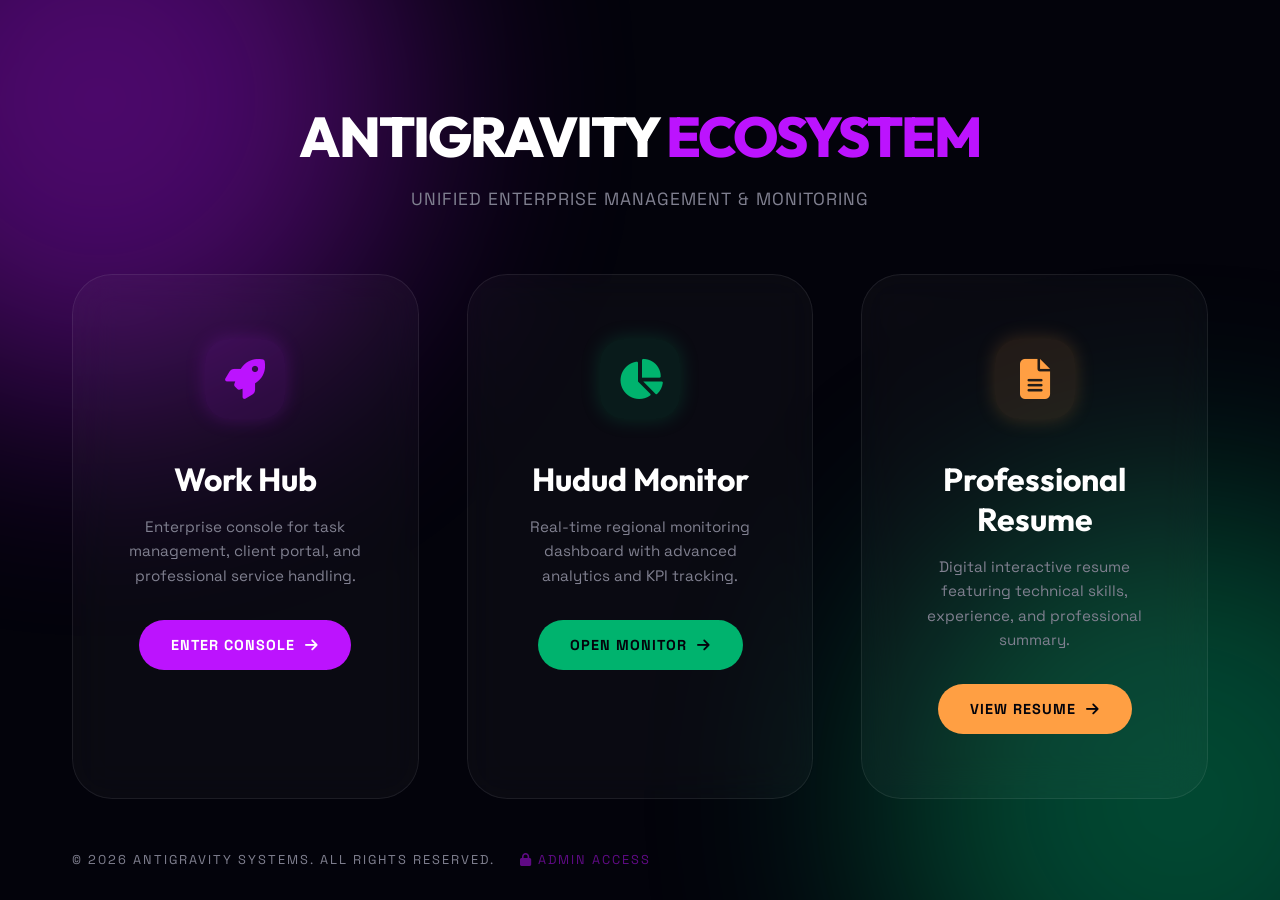
<file: index.html>
<!DOCTYPE html>
<html lang="uz">
<head>
    <meta charset="UTF-8">
    <meta name="viewport" content="width=device-width, initial-scale=1.0">
    <title>Antigravity Ecosystem | Unified Console</title>
    <link href="https://fonts.googleapis.com/css2?family=Outfit:wght@400;600;800&family=Space+Grotesk:wght@400;500;700&display=swap" rel="stylesheet">
    <link rel="stylesheet" href="https://cdnjs.cloudflare.com/ajax/libs/font-awesome/6.4.0/css/all.min.css">
    <style>
        :root {
            --bg: #03030b;
            --accent1: #bc13fe;
            --accent2: #00b36e;
            --text: #ffffff;
            --muted: #808090;
            --glass: rgba(255, 255, 255, 0.03);
            --border: rgba(255, 255, 255, 0.08);
            --accent3: #ff9f43;
        }

        * { margin: 0; padding: 0; box-sizing: border-box; }

        body {
            background-color: var(--bg);
            color: var(--text);
            font-family: 'Space Grotesk', sans-serif;
            height: 100vh;
            overflow: hidden;
            display: flex;
            align-items: center;
            justify-content: center;
        }

        /* Animated Background */
        .orb {
            position: fixed;
            width: 600px;
            height: 600px;
            border-radius: 50%;
            filter: blur(120px);
            z-index: -1;
            opacity: 0.4;
            animation: move 20s infinite alternate;
        }
        .orb-1 { background: var(--accent1); top: -200px; left: -200px; }
        .orb-2 { background: var(--accent2); bottom: -200px; right: -200px; animation-delay: -5s; }

        @keyframes move {
            from { transform: translate(0, 0) scale(1); }
            to { transform: translate(100px, 100px) scale(1.2); }
        }

        .container {
            text-align: center;
            z-index: 10;
            width: 100%;
            max-width: 1200px;
            padding: 2rem;
        }

        .header {
            margin-bottom: 4rem;
            animation: fadeInDown 1s ease;
        }

        .header h1 {
            font-family: 'Outfit', sans-serif;
            font-size: 3.5rem;
            font-weight: 800;
            letter-spacing: -2px;
            margin-bottom: 1rem;
        }
        .header h1 span { color: var(--accent1); }
        .header p {
            color: var(--muted);
            font-size: 1.1rem;
            letter-spacing: 1px;
            text-transform: uppercase;
        }

        .portal-grid {
            display: flex;
            gap: 3rem;
            justify-content: center;
            perspective: 1000px;
        }

        .portal-card {
            background: var(--glass);
            border: 1px solid var(--border);
            border-radius: 40px;
            padding: 4rem 3rem;
            width: 400px;
            backdrop-filter: blur(20px);
            cursor: pointer;
            transition: 0.5s cubic-bezier(0.2, 0.8, 0.2, 1);
            text-decoration: none;
            color: white;
            position: relative;
            overflow: hidden;
            animation: fadeInUp 1s ease backwards;
        }

        .portal-card:nth-child(2) { animation-delay: 0.2s; }

        .portal-card::before {
            content: '';
            position: absolute;
            inset: 0;
            background: linear-gradient(135deg, transparent, rgba(255,255,255,0.05));
            opacity: 0;
            transition: 0.5s;
        }

        .portal-card:hover {
            transform: translateY(-20px) scale(1.02);
            border-color: rgba(255,255,255,0.2);
            box-shadow: 0 30px 60px rgba(0,0,0,0.5);
        }

        .portal-card:hover::before { opacity: 1; }

        .icon-box {
            width: 80px;
            height: 80px;
            border-radius: 24px;
            display: flex;
            align-items: center;
            justify-content: center;
            font-size: 2.5rem;
            margin: 0 auto 2.5rem;
            transition: 0.5s;
        }

        .card-1 .icon-box { background: rgba(188, 19, 254, 0.1); color: var(--accent1); box-shadow: 0 0 20px rgba(188, 19, 254, 0.2); }
        .card-2 .icon-box { background: rgba(0, 179, 110, 0.1); color: var(--accent2); box-shadow: 0 0 20px rgba(0, 179, 110, 0.2); }
        .card-3 .icon-box { background: rgba(255, 159, 67, 0.1); color: var(--accent3); box-shadow: 0 0 20px rgba(255, 159, 67, 0.2); }

        .portal-card:hover .icon-box { transform: scale(1.1) rotate(10deg); }

        .portal-card h2 {
            font-family: 'Outfit', sans-serif;
            font-size: 2rem;
            margin-bottom: 1rem;
        }

        .portal-card p {
            color: var(--muted);
            font-size: 0.95rem;
            line-height: 1.6;
            margin-bottom: 2rem;
        }

        .enter-btn {
            display: inline-flex;
            align-items: center;
            gap: 10px;
            padding: 1rem 2rem;
            border-radius: 100px;
            font-weight: 700;
            font-size: 0.9rem;
            text-transform: uppercase;
            letter-spacing: 1px;
            transition: 0.3s;
        }

        .card-1 .enter-btn { background: var(--accent1); color: white; }
        .card-2 .enter-btn { background: var(--accent2); color: #03030b; }
        .card-3 .enter-btn { background: var(--accent3); color: #03030b; }

        .portal-card:hover .enter-btn { padding-right: 3rem; }

        @keyframes fadeInDown {
            from { opacity: 0; transform: translateY(-30px); }
            to { opacity: 1; transform: translateY(0); }
        }
        @keyframes fadeInUp {
            from { opacity: 0; transform: translateY(40px); }
            to { opacity: 1; transform: translateY(0); }
        }

        .footer {
            position: fixed;
            bottom: 2rem;
            color: var(--muted);
            font-size: 0.8rem;
            letter-spacing: 2px;
            text-transform: uppercase;
        }

        @media (max-width: 900px) {
            body { height: auto; overflow: auto; padding: 4rem 0; }
            .portal-grid { flex-direction: column; align-items: center; }
            .portal-card { width: 90%; max-width: 400px; }
        }
    </style>
</head>
<body>
    <div class="orb orb-1"></div>
    <div class="orb orb-2"></div>

    <div class="container">
        <header class="header">
            <h1>ANTIGRAVITY <span>ECOSYSTEM</span></h1>
            <p>Unified Enterprise Management & Monitoring</p>
        </header>

        <div class="portal-grid">
            <!-- WORK HUB -->
            <a href="workhub/index.html" class="portal-card card-1">
                <div class="icon-box"><i class="fas fa-rocket"></i></div>
                <h2>Work Hub</h2>
                <p>Enterprise console for task management, client portal, and professional service handling.</p>
                <div class="enter-btn">Enter Console <i class="fas fa-arrow-right"></i></div>
            </a>

            <!-- HUDUD MONITOR -->
            <a href="hudud.html" class="portal-card card-2">
                <div class="icon-box"><i class="fas fa-chart-pie"></i></div>
                <h2>Hudud Monitor</h2>
                <p>Real-time regional monitoring dashboard with advanced analytics and KPI tracking.</p>
                <div class="enter-btn">Open Monitor <i class="fas fa-arrow-right"></i></div>
            </a>

            <!-- RESUME -->
            <a href="resume.html" class="portal-card card-3">
                <div class="icon-box"><i class="fas fa-file-alt"></i></div>
                <h2>Professional Resume</h2>
                <p>Digital interactive resume featuring technical skills, experience, and professional summary.</p>
                <div class="enter-btn">View Resume <i class="fas fa-arrow-right"></i></div>
            </a>
        </div>

        <div class="footer">
            &copy; 2026 Antigravity Systems. All rights reserved. 
            <a href="admin.html" style="color: var(--accent1); text-decoration: none; margin-left: 20px; opacity: 0.5; transition: 0.3s;" onmouseover="this.style.opacity=1" onmouseout="this.style.opacity=0.5">
                <i class="fas fa-lock"></i> Admin Access
            </a>
        </div>
    </div>

    <script>
        // Optional: Mouse tracking effect for orbs
        document.addEventListener('mousemove', (e) => {
            const x = e.clientX / window.innerWidth;
            const y = e.clientY / window.innerHeight;
            document.querySelector('.orb-1').style.transform = `translate(${x * 50}px, ${y * 50}px)`;
            document.querySelector('.orb-2').style.transform = `translate(${-x * 50}px, ${-y * 50}px)`;
        });
    </script>
</body>
</html>
</file>
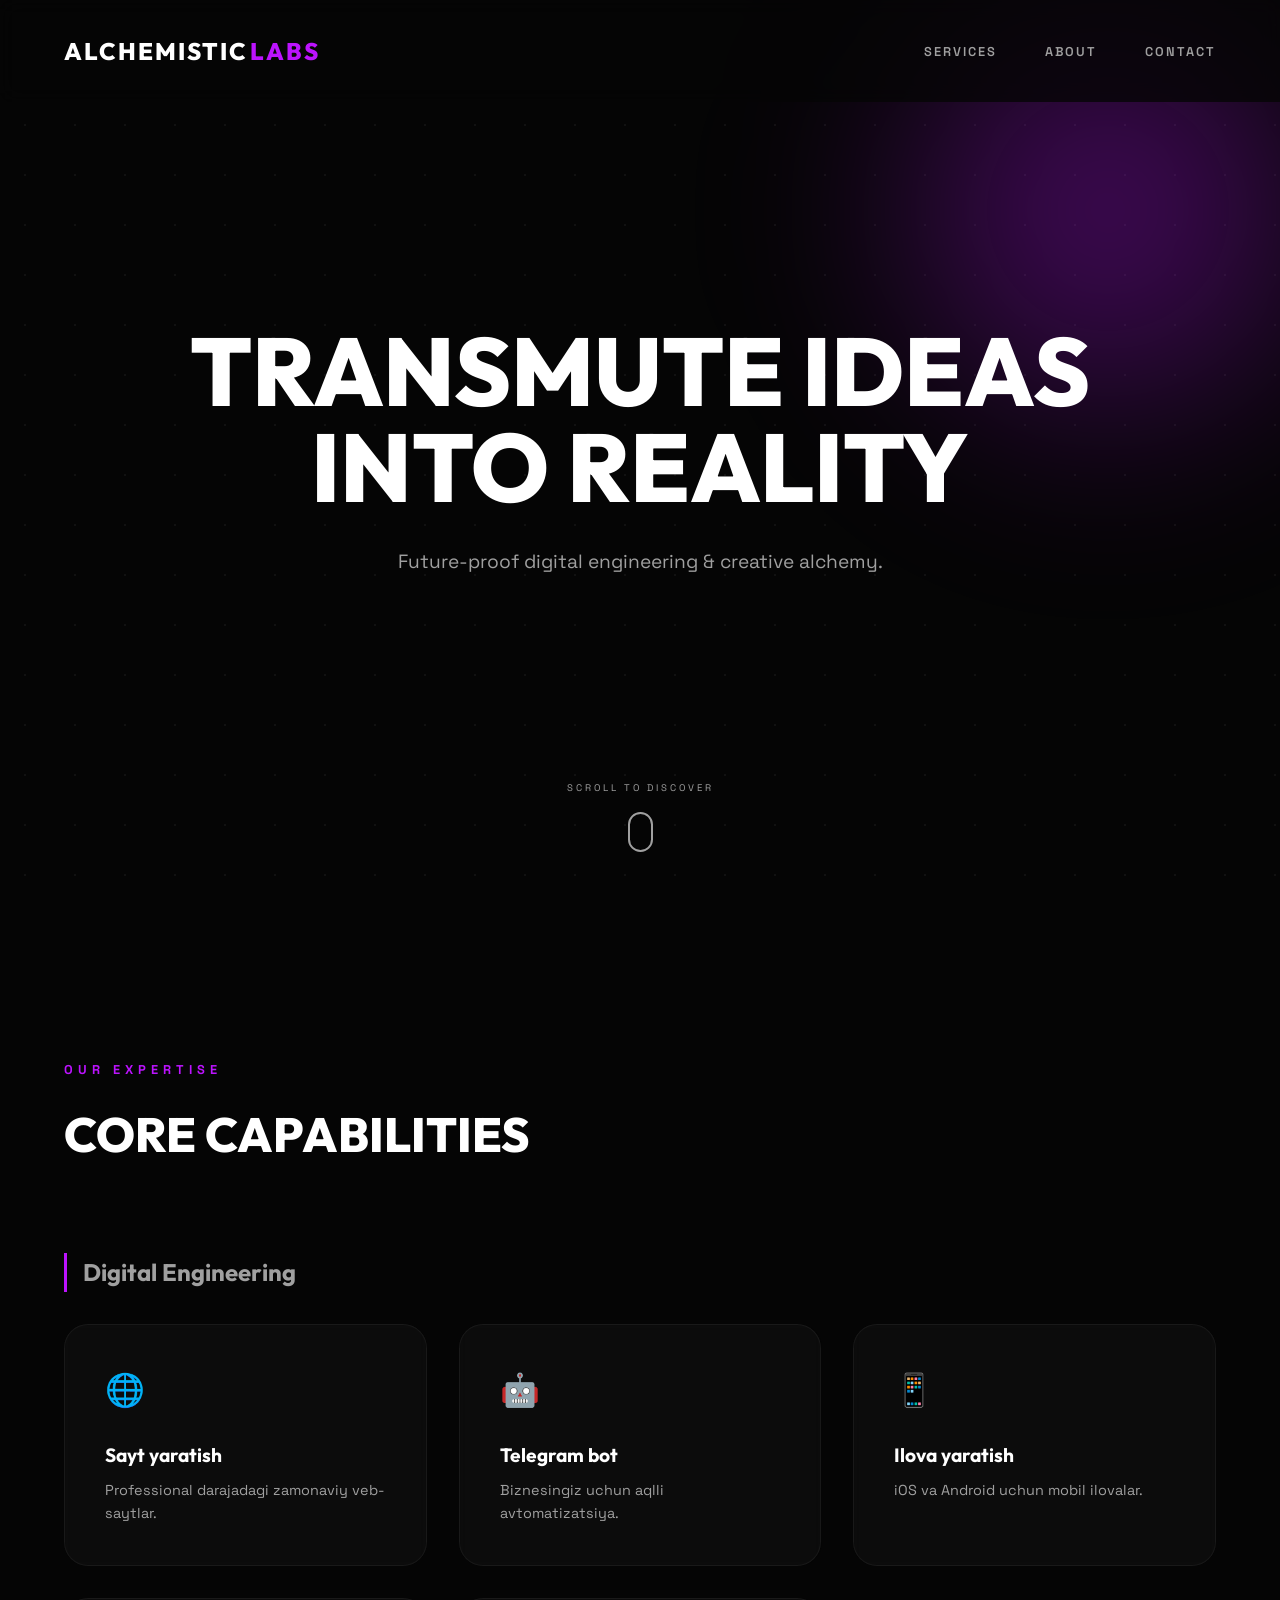
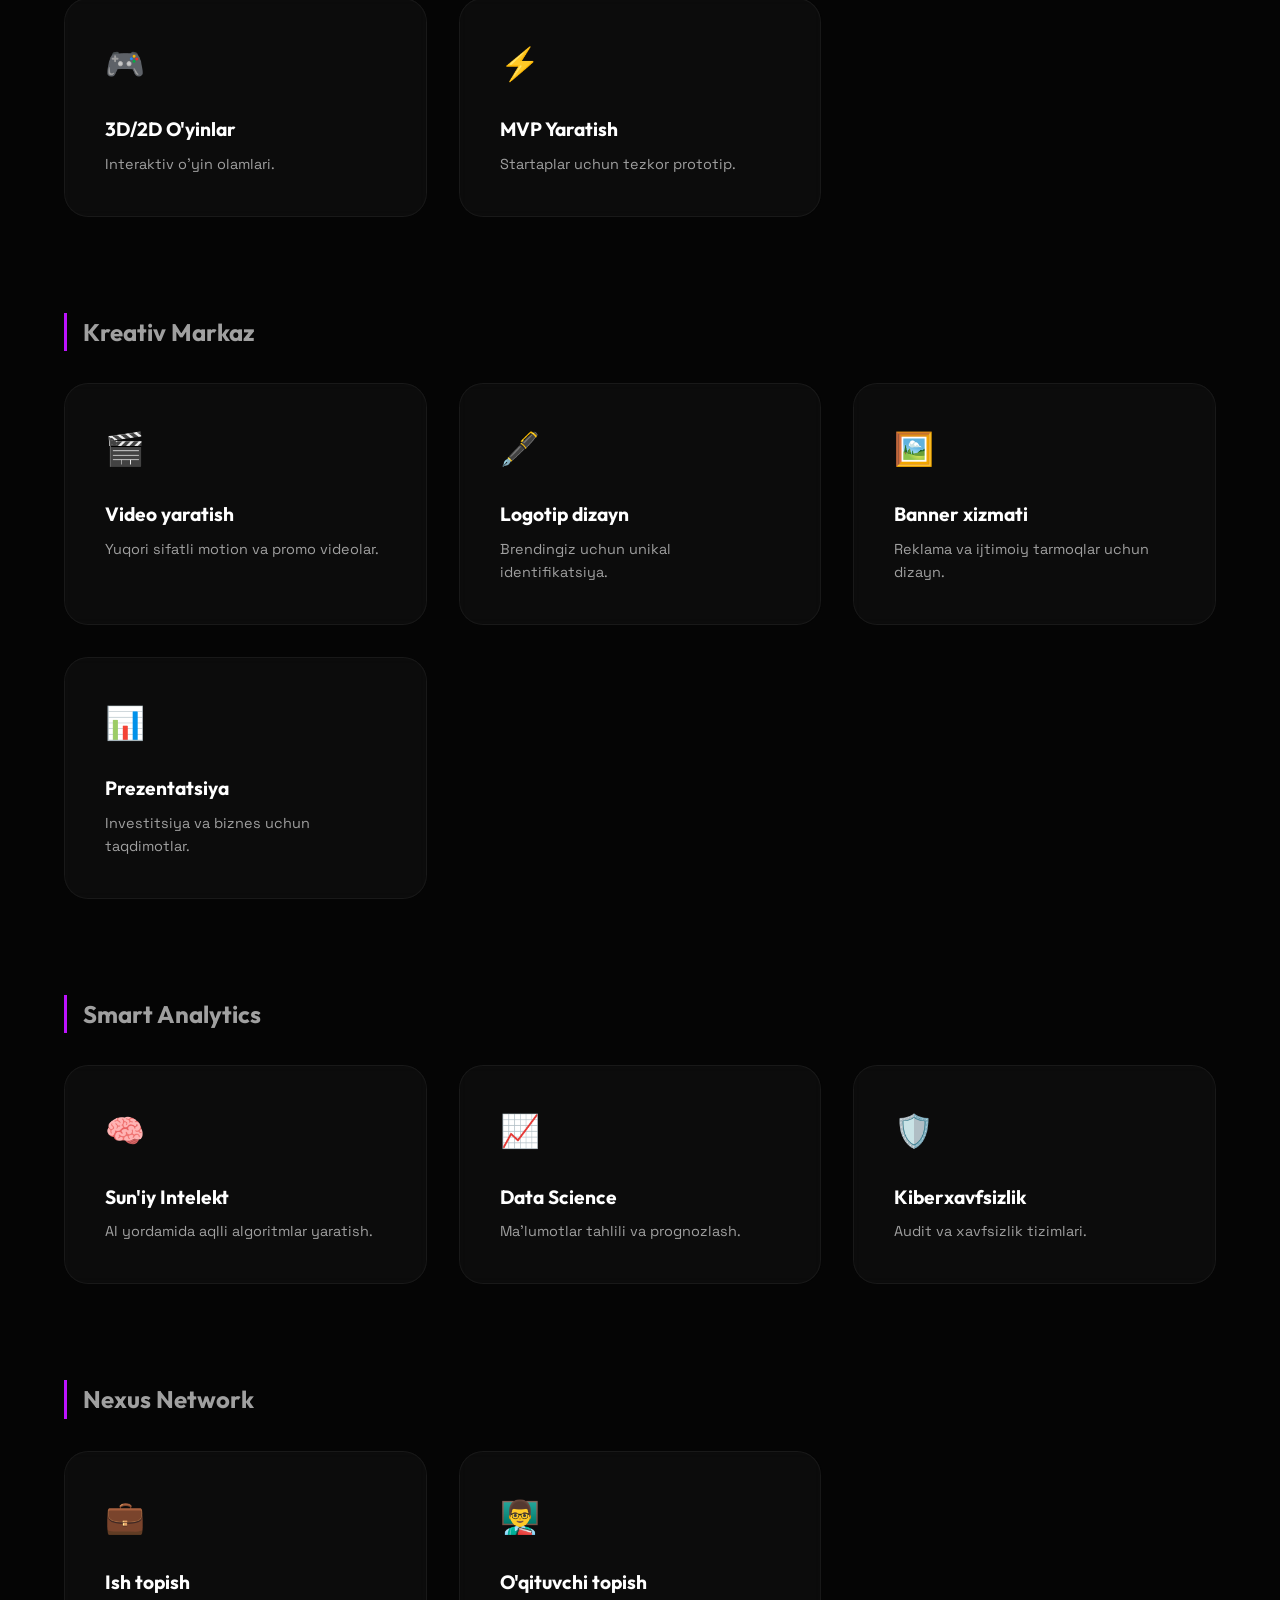
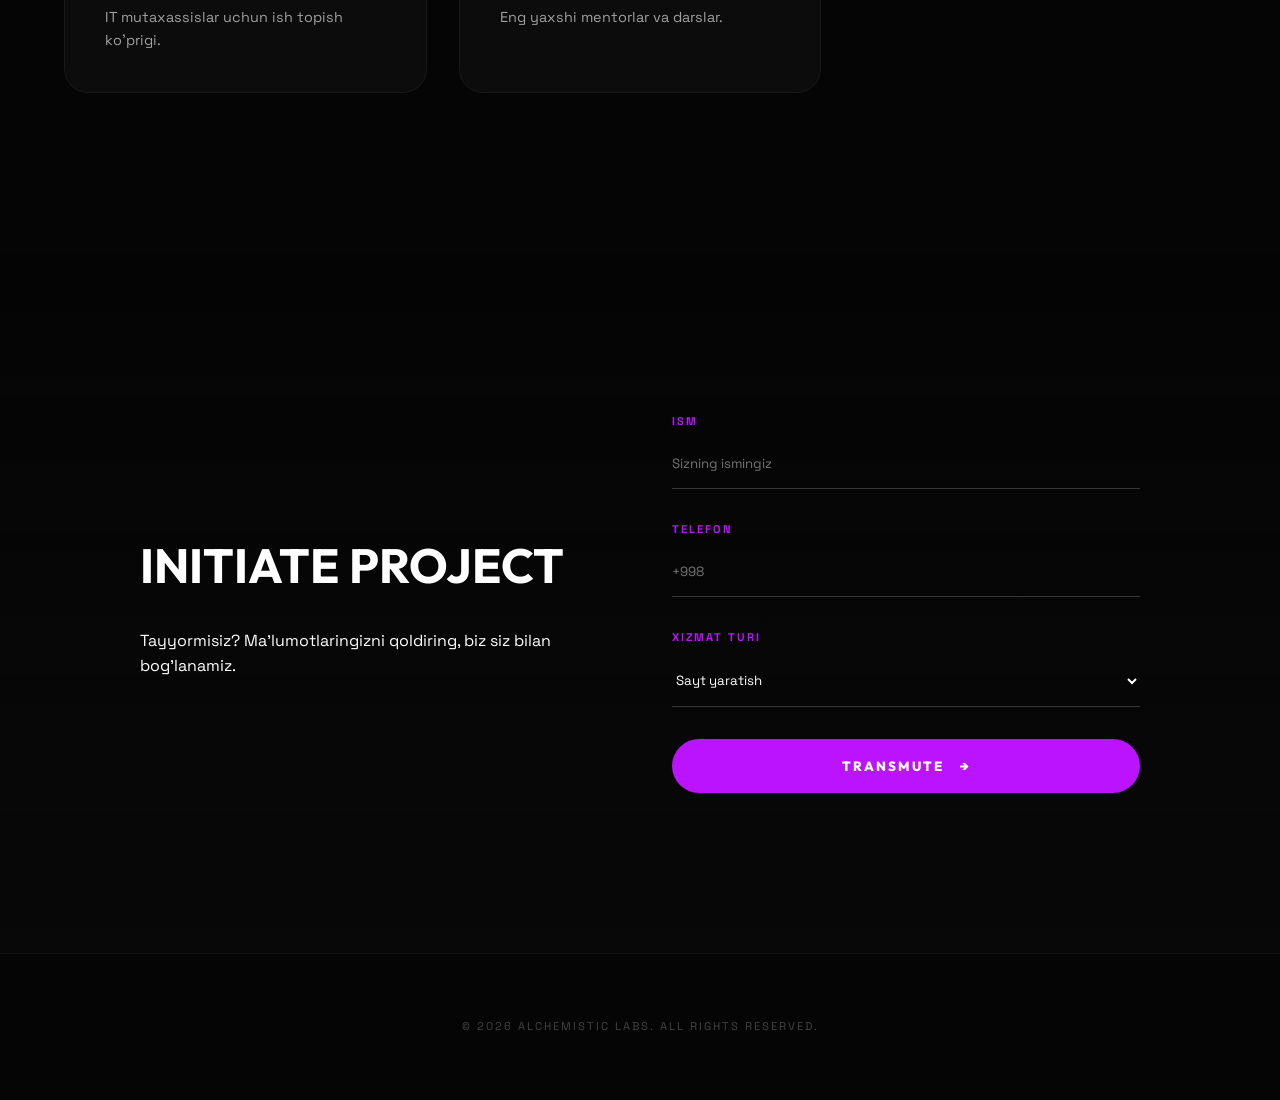
<file: Alchemistic-Labs/index.html>
<!DOCTYPE html>
<html lang="uz">
<head>
    <meta charset="UTF-8">
    <meta name="viewport" content="width=device-width, initial-scale=1.0">
    <title>Alchemistic Labs | Digital Innovation Hub</title>
    <link rel="stylesheet" href="style.css">
    <link href="https://fonts.googleapis.com/css2?family=Outfit:wght@300;400;600;800&family=Space+Grotesk:wght@300;500;700&display=swap" rel="stylesheet">
</head>
<body>
    <div class="stars-overlay"></div>
    <div class="glow-sphere"></div>

    <header>
        <nav>
            <div class="logo">ALCHEMISTIC<span>LABS</span></div>
            <ul class="nav-links">
                <li><a href="#services">SERVICES</a></li>
                <li><a href="#about">ABOUT</a></li>
                <li><a href="#contact">CONTACT</a></li>
            </ul>
        </nav>
    </header>

    <main>
        <section class="hero">
            <h1 class="glitch" data-text="TRANSMUTE IDEAS INTO REALITY">TRANSMUTE IDEAS INTO REALITY</h1>
            <p class="hero-subtitle">Future-proof digital engineering & creative alchemy.</p>
            <div class="scroll-indicator">
                <span>SCROLL TO DISCOVER</span>
                <div class="mouse"></div>
            </div>
        </section>

        <section id="services" class="services-section">
            <div class="section-header">
                <span class="tag">OUR EXPERTISE</span>
                <h2>CORE CAPABILITIES</h2>
            </div>

            <div class="services-grid">
                <!-- Group 1: Development -->
                <div class="service-category">
                    <h3>Digital Engineering</h3>
                    <div class="service-items">
                        <div class="s-card">
                            <div class="icon">🌐</div>
                            <h4>Sayt yaratish</h4>
                            <p>Professional darajadagi zamonaviy veb-saytlar.</p>
                        </div>
                        <div class="s-card">
                            <div class="icon">🤖</div>
                            <h4>Telegram bot</h4>
                            <p>Biznesingiz uchun aqlli avtomatizatsiya.</p>
                        </div>
                        <div class="s-card">
                            <div class="icon">📱</div>
                            <h4>Ilova yaratish</h4>
                            <p>iOS va Android uchun mobil ilovalar.</p>
                        </div>
                        <div class="s-card">
                            <div class="icon">🎮</div>
                            <h4>3D/2D O'yinlar</h4>
                            <p>Interaktiv o'yin olamlari.</p>
                        </div>
                        <div class="s-card">
                            <div class="icon">⚡</div>
                            <h4>MVP Yaratish</h4>
                            <p>Startaplar uchun tezkor prototip.</p>
                        </div>
                    </div>
                </div>

                <!-- Group 2: Creative -->
                <div class="service-category">
                    <h3>Kreativ Markaz</h3>
                    <div class="service-items">
                        <div class="s-card">
                            <div class="icon">🎬</div>
                            <h4>Video yaratish</h4>
                            <p>Yuqori sifatli motion va promo videolar.</p>
                        </div>
                        <div class="s-card">
                            <div class="icon">🖋️</div>
                            <h4>Logotip dizayn</h4>
                            <p>Brendingiz uchun unikal identifikatsiya.</p>
                        </div>
                        <div class="s-card">
                            <div class="icon">🖼️</div>
                            <h4>Banner xizmati</h4>
                            <p>Reklama va ijtimoiy tarmoqlar uchun dizayn.</p>
                        </div>
                        <div class="s-card">
                            <div class="icon">📊</div>
                            <h4>Prezentatsiya</h4>
                            <p>Investitsiya va biznes uchun taqdimotlar.</p>
                        </div>
                    </div>
                </div>

                <!-- Group 3: Intelligence -->
                <div class="service-category">
                    <h3>Smart Analytics</h3>
                    <div class="service-items">
                        <div class="s-card">
                            <div class="icon">🧠</div>
                            <h4>Sun'iy Intelekt</h4>
                            <p>AI yordamida aqlli algoritmlar yaratish.</p>
                        </div>
                        <div class="s-card">
                            <div class="icon">📈</div>
                            <h4>Data Science</h4>
                            <p>Ma'lumotlar tahlili va prognozlash.</p>
                        </div>
                        <div class="s-card">
                            <div class="icon">🛡️</div>
                            <h4>Kiberxavfsizlik</h4>
                            <p>Audit va xavfsizlik tizimlari.</p>
                        </div>
                    </div>
                </div>

                <!-- Group 4: Network -->
                <div class="service-category">
                    <h3>Nexus Network</h3>
                    <div class="service-items">
                        <div class="s-card">
                            <div class="icon">💼</div>
                            <h4>Ish topish</h4>
                            <p>IT mutaxassislar uchun ish topish ko'prigi.</p>
                        </div>
                        <div class="s-card">
                            <div class="icon">👨‍🏫</div>
                            <h4>O'qituvchi topish</h4>
                            <p>Eng yaxshi mentorlar va darslar.</p>
                        </div>
                    </div>
                </div>
            </div>
        </section>

        <section id="contact" class="contact-section">
            <div class="contact-container">
                <div class="contact-info">
                    <h2>INITIATE PROJECT</h2>
                    <p>Tayyormisiz? Ma'lumotlaringizni qoldiring, biz siz bilan bog'lanamiz.</p>
                </div>
                <form id="lab-contact-form">
                    <div class="input-group">
                        <label>ISM</label>
                        <input type="text" id="name" placeholder="Sizning ismingiz" required>
                    </div>
                    <div class="input-group">
                        <label>TELEFON</label>
                        <input type="tel" id="phone" placeholder="+998" required>
                    </div>
                    <div class="input-group">
                        <label>XIZMAT TURI</label>
                        <select id="service">
                            <option value="site">Sayt yaratish</option>
                            <option value="bot">Telegram Bot</option>
                            <option value="app">Mobil Ilova</option>
                            <option value="game">O'yin yaratish</option>
                            <option value="ai">Sun'iy Intelekt</option>
                            <option value="other">Boshqa...</option>
                        </select>
                    </div>
                    <button type="submit">TRANSMUTE <span>→</span></button>
                </form>
            </div>
        </section>
    </main>

    <footer>
        <p>&copy; 2026 ALCHEMISTIC LABS. ALL RIGHTS RESERVED.</p>
    </footer>

    <script src="app.js"></script>
</body>
</html>
</file>
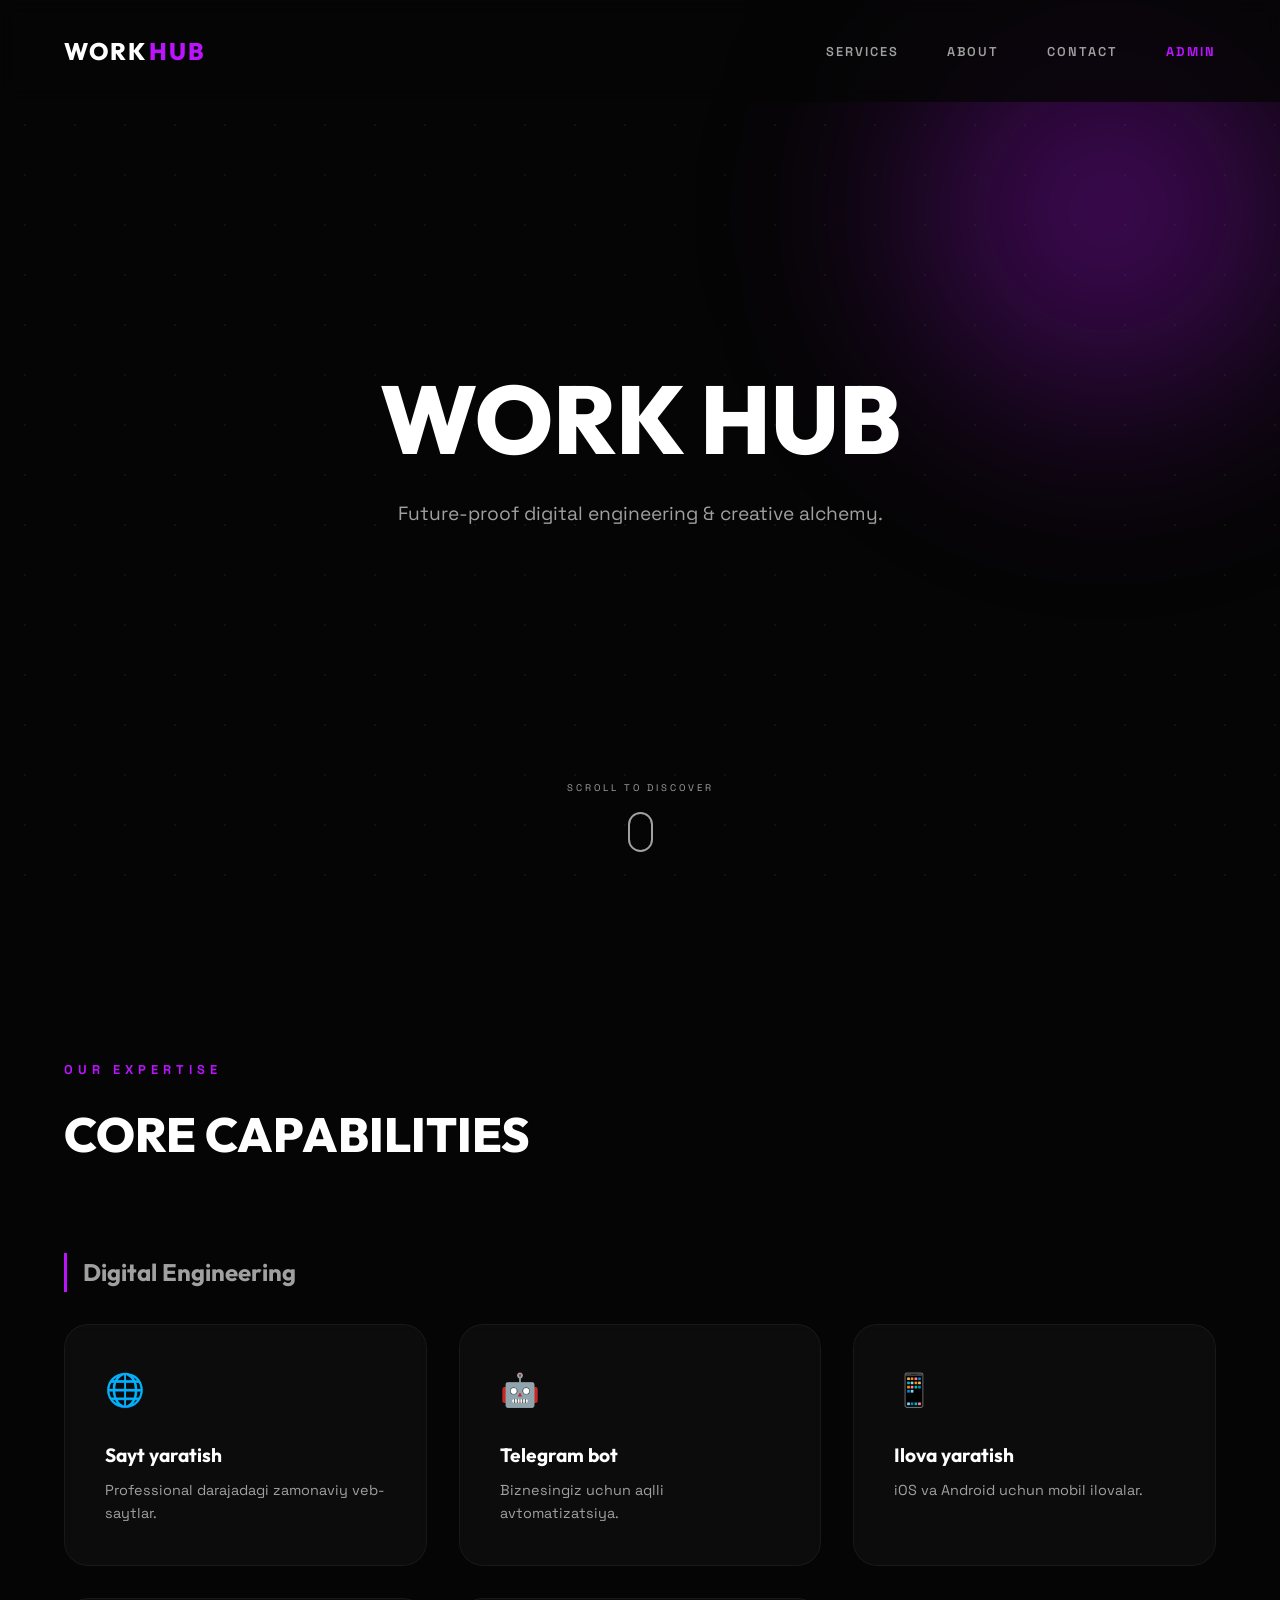
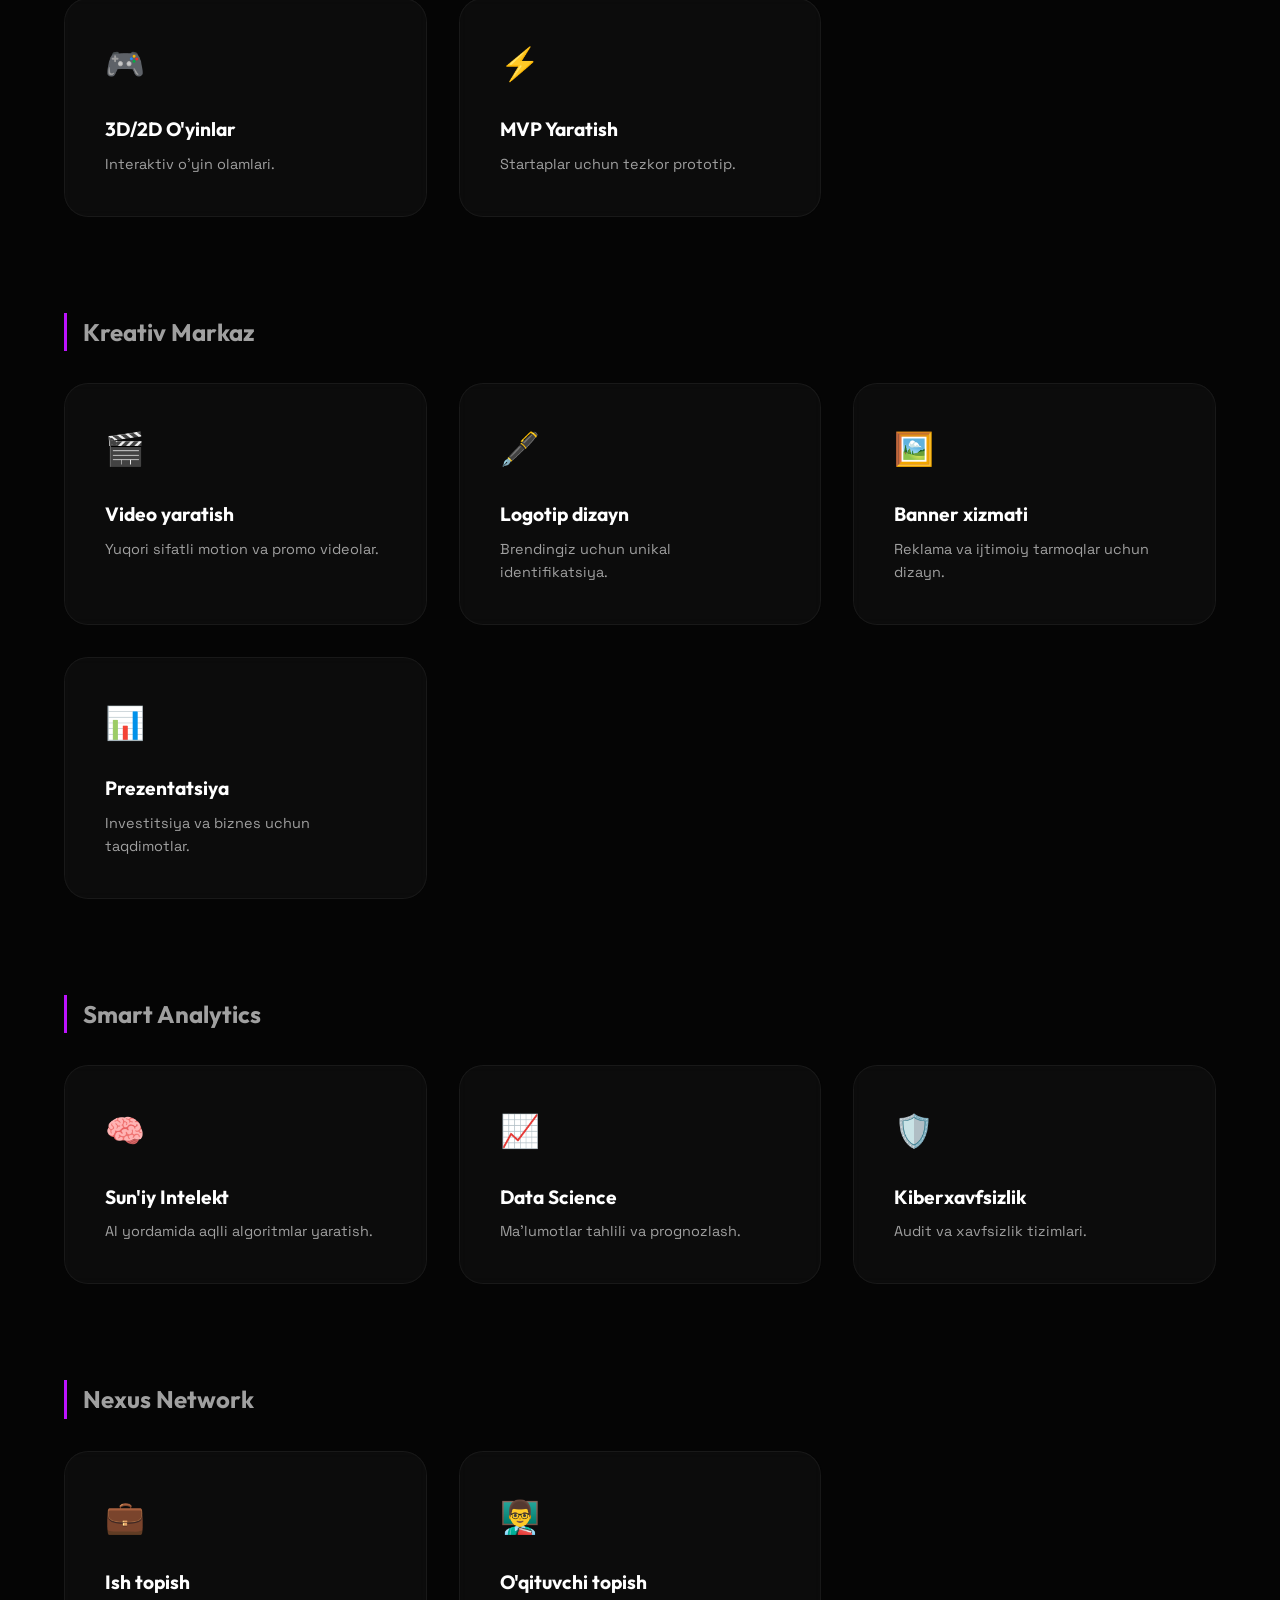
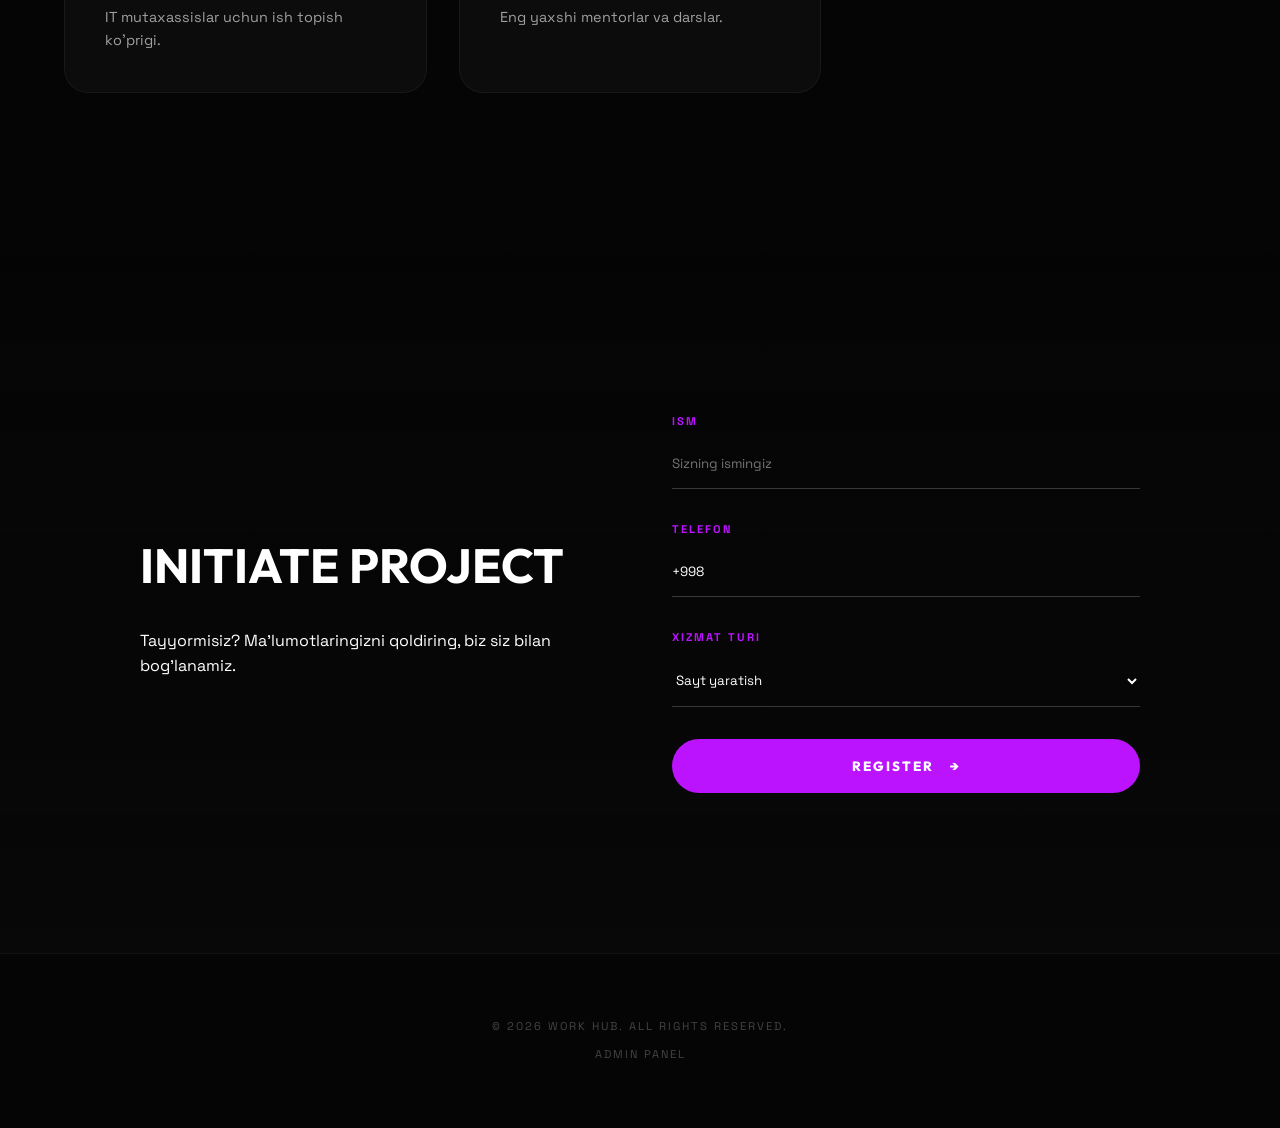
<file: Work-Hub/index.html>
<!DOCTYPE html>
<html lang="uz">
<head>
    <meta charset="UTF-8">
    <meta name="viewport" content="width=device-width, initial-scale=1.0">
    <title>Work Hub | Digital Innovation Hub</title>
    <link rel="stylesheet" href="style.css">
    <link rel="manifest" href="manifest.json">
    <meta name="theme-color" content="#bc13fe">
    <meta name="apple-mobile-web-app-capable" content="yes">
    <meta name="apple-mobile-web-app-status-bar-style" content="black-translucent">
    <link rel="apple-touch-icon" href="icon-512.png">
    <link href="https://fonts.googleapis.com/css2?family=Outfit:wght@300;400;600;800&family=Space+Grotesk:wght@300;500;700&display=swap" rel="stylesheet">
</head>
<body>
    <div class="stars-overlay"></div>
    <div class="glow-sphere"></div>

    <header>
        <nav>
            <div class="logo">WORK<span>HUB</span></div>
            <ul class="nav-links">
                <li><a href="#services">SERVICES</a></li>
                <li><a href="#about">ABOUT</a></li>
                <li><a href="#contact">CONTACT</a></li>
                <li><a href="admin.html" style="color: var(--accent); font-weight: 800;">ADMIN</a></li>
            </ul>
        </nav>
    </header>

    <main>
        <section class="hero">
            <h1 class="glitch" data-text="WORK HUB">WORK HUB</h1>
            <p class="hero-subtitle">Future-proof digital engineering & creative alchemy.</p>
            <div class="scroll-indicator">
                <span>SCROLL TO DISCOVER</span>
                <div class="mouse"></div>
            </div>
        </section>

        <section id="services" class="services-section">
            <div class="section-header">
                <span class="tag">OUR EXPERTISE</span>
                <h2>CORE CAPABILITIES</h2>
            </div>

            <div class="services-grid">
                <!-- Group 1: Development -->
                <div class="service-category">
                    <h3>Digital Engineering</h3>
                    <div class="service-items">
                        <div class="s-card">
                            <div class="icon">🌐</div>
                            <h4>Sayt yaratish</h4>
                            <p>Professional darajadagi zamonaviy veb-saytlar.</p>
                        </div>
                        <div class="s-card">
                            <div class="icon">🤖</div>
                            <h4>Telegram bot</h4>
                            <p>Biznesingiz uchun aqlli avtomatizatsiya.</p>
                        </div>
                        <div class="s-card">
                            <div class="icon">📱</div>
                            <h4>Ilova yaratish</h4>
                            <p>iOS va Android uchun mobil ilovalar.</p>
                        </div>
                        <div class="s-card">
                            <div class="icon">🎮</div>
                            <h4>3D/2D O'yinlar</h4>
                            <p>Interaktiv o'yin olamlari.</p>
                        </div>
                        <div class="s-card">
                            <div class="icon">⚡</div>
                            <h4>MVP Yaratish</h4>
                            <p>Startaplar uchun tezkor prototip.</p>
                        </div>
                    </div>
                </div>

                <!-- Group 2: Creative -->
                <div class="service-category">
                    <h3>Kreativ Markaz</h3>
                    <div class="service-items">
                        <div class="s-card">
                            <div class="icon">🎬</div>
                            <h4>Video yaratish</h4>
                            <p>Yuqori sifatli motion va promo videolar.</p>
                        </div>
                        <div class="s-card">
                            <div class="icon">🖋️</div>
                            <h4>Logotip dizayn</h4>
                            <p>Brendingiz uchun unikal identifikatsiya.</p>
                        </div>
                        <div class="s-card">
                            <div class="icon">🖼️</div>
                            <h4>Banner xizmati</h4>
                            <p>Reklama va ijtimoiy tarmoqlar uchun dizayn.</p>
                        </div>
                        <div class="s-card">
                            <div class="icon">📊</div>
                            <h4>Prezentatsiya</h4>
                            <p>Investitsiya va biznes uchun taqdimotlar.</p>
                        </div>
                    </div>
                </div>

                <!-- Group 3: Intelligence -->
                <div class="service-category">
                    <h3>Smart Analytics</h3>
                    <div class="service-items">
                        <div class="s-card">
                            <div class="icon">🧠</div>
                            <h4>Sun'iy Intelekt</h4>
                            <p>AI yordamida aqlli algoritmlar yaratish.</p>
                        </div>
                        <div class="s-card">
                            <div class="icon">📈</div>
                            <h4>Data Science</h4>
                            <p>Ma'lumotlar tahlili va prognozlash.</p>
                        </div>
                        <div class="s-card">
                            <div class="icon">🛡️</div>
                            <h4>Kiberxavfsizlik</h4>
                            <p>Audit va xavfsizlik tizimlari.</p>
                        </div>
                    </div>
                </div>

                <!-- Group 4: Network -->
                <div class="service-category">
                    <h3>Nexus Network</h3>
                    <div class="service-items">
                        <div class="s-card">
                            <div class="icon">💼</div>
                            <h4>Ish topish</h4>
                            <p>IT mutaxassislar uchun ish topish ko'prigi.</p>
                        </div>
                        <div class="s-card">
                            <div class="icon">👨‍🏫</div>
                            <h4>O'qituvchi topish</h4>
                            <p>Eng yaxshi mentorlar va darslar.</p>
                        </div>
                    </div>
                </div>
            </div>
        </section>

        <section id="contact" class="contact-section">
            <div class="contact-container">
                <div class="contact-info">
                    <h2>INITIATE PROJECT</h2>
                    <p>Tayyormisiz? Ma'lumotlaringizni qoldiring, biz siz bilan bog'lanamiz.</p>
                </div>
                <form id="lab-contact-form">
                    <div class="input-group">
                        <label>ISM</label>
                        <input type="text" id="name" placeholder="Sizning ismingiz" required>
                    </div>
                    <div class="input-group">
                        <label>TELEFON</label>
                        <input type="tel" id="phone" value="+998 " placeholder="+998 XX XXX XX XX" required>
                    </div>
                    <div class="input-group">
                        <label>XIZMAT TURI</label>
                        <select id="service">
                            <option value="site">Sayt yaratish</option>
                            <option value="bot">Telegram Bot</option>
                            <option value="app">Mobil Ilova</option>
                            <option value="game">O'yin yaratish</option>
                            <option value="ai">Sun'iy Intelekt</option>
                            <option value="other">Boshqa...</option>
                        </select>
                    </div>
                    <div class="input-group" id="other-msg-group" style="display: none;">
                        <label>XABARINGIZNI YOZING</label>
                        <textarea id="other-message" placeholder="Qanday xizmat kerakligi haqida yozing..."></textarea>
                    </div>
                    <button type="submit">REGISTER <span>→</span></button>
                </form>
            </div>
        </section>
    </main>

    <footer>
        <p>&copy; 2026 WORK HUB. ALL RIGHTS RESERVED.</p>
        <p style="margin-top: 10px;"><a href="admin.html" style="color: var(--muted); text-decoration: none; font-size: 0.7rem;">ADMIN PANEL</a></p>
    </footer>

    <script src="app.js"></script>
</body>
</html>
</file>
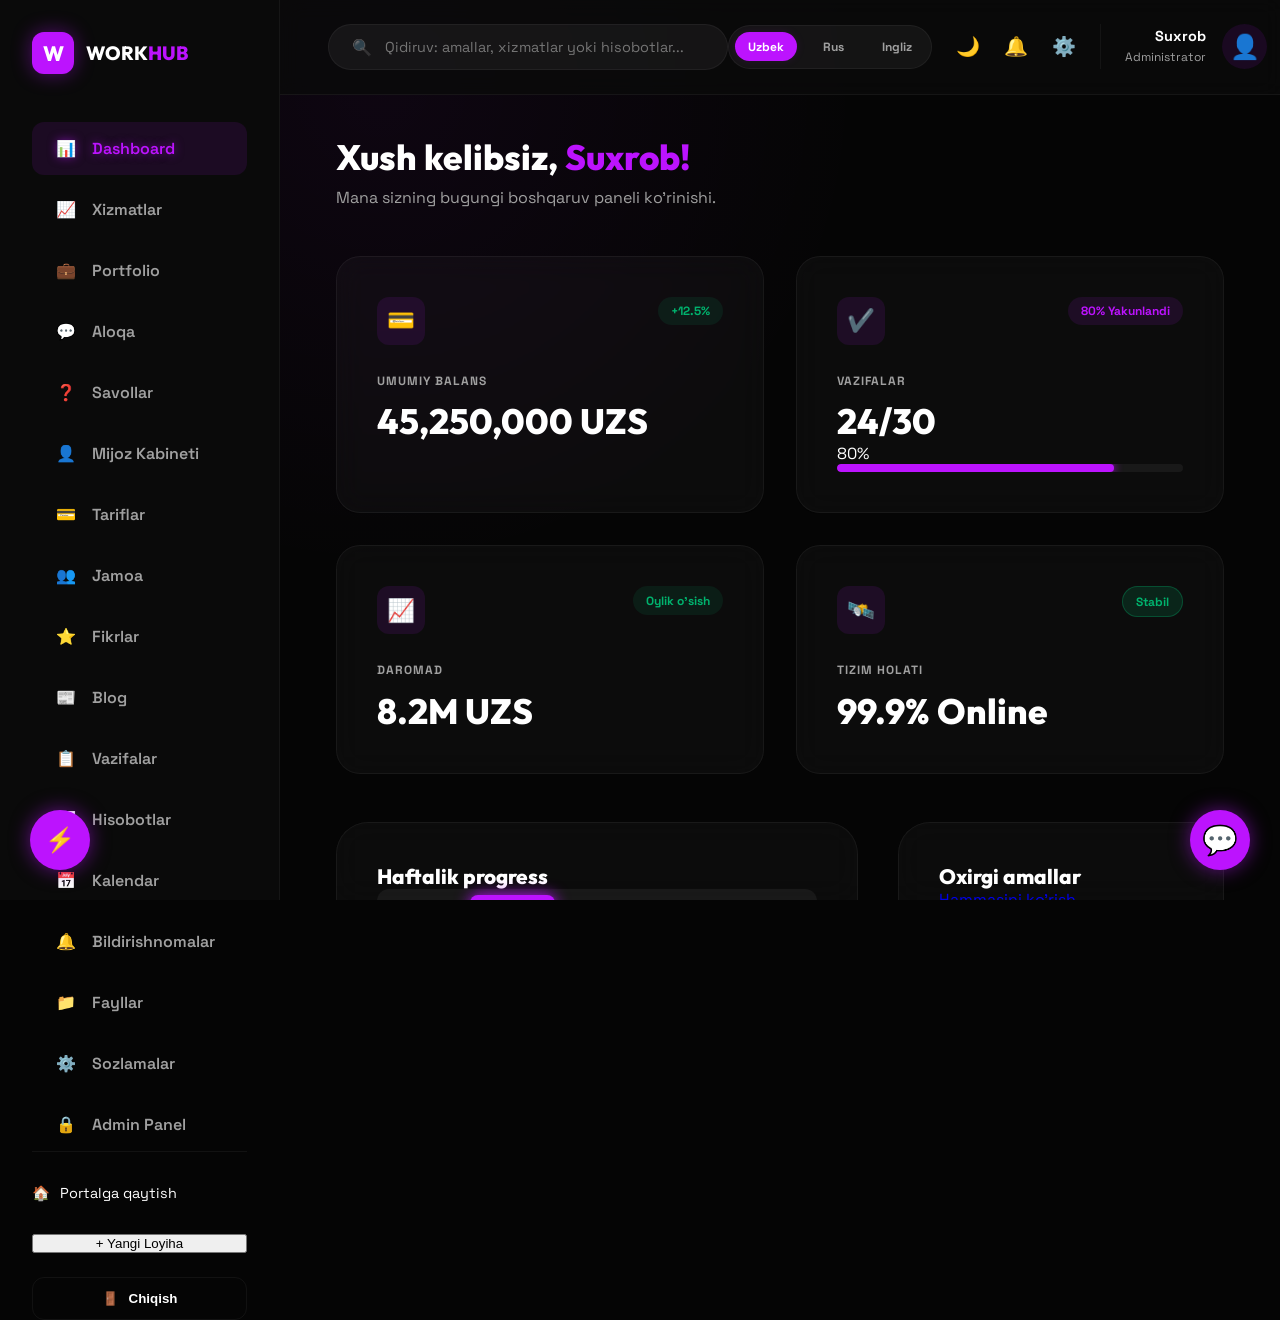
<file: workhub/index.html>
<!DOCTYPE html>
<html lang="uz">
<head>
    <meta charset="UTF-8">
    <meta name="viewport" content="width=device-width, initial-scale=1.0">
    <title>Work Hub | Enterprise Console</title>
    <link rel="stylesheet" href="style.css?v=11.0">
    <link rel="manifest" href="manifest.json">
    <meta name="theme-color" content="#bc13fe">
    
    <!-- Mobile App Meta Tags -->
    <meta name="apple-mobile-web-app-capable" content="yes">
    <meta name="apple-mobile-web-app-status-bar-style" content="black-translucent">
    <meta name="apple-mobile-web-app-title" content="Work Hub">
    <link rel="apple-touch-icon" href="icon-512.png">
    <meta name="mobile-web-app-capable" content="yes">
    
    <link href="https://fonts.googleapis.com/css2?family=Outfit:wght@400;600;800&family=Space+Grotesk:wght@400;500;700&display=swap" rel="stylesheet">
    <style>
        .category-title {
            font-family: var(--font-h);
            font-size: 1.4rem;
            color: white;
            margin: 3rem 0 1.5rem;
            display: flex;
            align-items: center;
            gap: 15px;
        }
        .category-title::before {
            content: '';
            display: block;
            width: 4px;
            height: 24px;
            background: var(--accent);
            border-radius: 2px;
        }
        .back-btn {
            background: rgba(255, 255, 255, 0.05);
            border: 1px solid var(--border);
            color: white;
            padding: 0.6rem 1.2rem;
            border-radius: 10px;
            cursor: pointer;
            font-weight: 600;
            display: inline-flex;
            align-items: center;
            gap: 8px;
            margin-bottom: 2rem;
            transition: 0.3s;
        }
        .back-btn:hover {
            background: var(--accent-light);
            border-color: var(--accent);
        }
    </style>
</head>
<body>
    <!-- PAGE LOADER -->
    <div id="page-loader">
        <div class="loader-spinner"></div>
    </div>

    <!-- SIDEBAR -->
    <aside class="dashboard-sidebar">
        <div class="sidebar-logo">
            <div class="logo-box">W</div>
            <h2>WORK<span>HUB</span></h2>
        </div>

        <nav class="sidebar-nav">
            <a href="#" class="nav-link active" data-target="overview">
                <span class="icon">📊</span> Dashboard
            </a>
            <a href="#" class="nav-link" data-target="services">
                <span class="icon">📈</span> Xizmatlar
            </a>
            <a href="#" class="nav-link" data-target="portfolio">
                <span class="icon">💼</span> Portfolio
            </a>
            <a href="#" class="nav-link" data-target="contact">
                <span class="icon">💬</span> Aloqa
            </a>
            <a href="#" class="nav-link" data-target="faq">
                <span class="icon">❓</span> Savollar
            </a>
            <a href="#" class="nav-link" data-target="client-portal">
                <span class="icon">👤</span> Mijoz Kabineti
            </a>
            <a href="#" class="nav-link" data-target="pricing">
                <span class="icon">💳</span> Tariflar
            </a>
            <a href="#" class="nav-link" data-target="team">
                <span class="icon">👥</span> Jamoa
            </a>
            <a href="#" class="nav-link" data-target="reviews">
                <span class="icon">⭐</span> Fikrlar
            </a>
            <a href="#" class="nav-link" data-target="blog">
                <span class="icon">📰</span> Blog
            </a>
            <a href="#" class="nav-link" data-target="kanban">
                <span class="icon">📋</span> Vazifalar
            </a>
            <a href="#" class="nav-link" data-target="analytics">
                <span class="icon">📊</span> Hisobotlar
            </a>
            <a href="#" class="nav-link" data-target="calendar">
                <span class="icon">📅</span> Kalendar
            </a>
            <a href="#" class="nav-link" data-target="notifications">
                <span class="icon">🔔</span> Bildirishnomalar
                <span class="notif-badge" id="notif-badge">3</span>
            </a>
            <a href="#" class="nav-link" data-target="files">
                <span class="icon">📁</span> Fayllar
            </a>
            <a href="#" class="nav-link" data-target="settings">
                <span class="icon">⚙️</span> Sozlamalar
            </a>
            <a href="admin.html" class="nav-link-admin" style="text-decoration:none; color:var(--text-dim); padding:1rem 1.5rem; display:flex; align-items:center; gap:1rem;">
                <span class="icon">🔒</span> Admin Panel
            </a>
        </nav>

        <div class="sidebar-footer">
            <a href="../index.html" class="nav-link portal-link" style="margin-bottom: 1rem; color: var(--muted); text-decoration: none; display: flex; align-items: center; gap: 10px; font-size: 0.9rem;">
                <span class="icon">🏠</span> Portalga qaytish
            </a>
            <button class="new-project-btn" onclick="openModal()" style="width: 100%; margin-bottom: 0.5rem;">
                <span class="icon">+</span> <span id="txt-new-project">Yangi Loyiha</span>
            </button>
            <button class="logout-btn" onclick="location.reload()" style="background: none; border: 1px solid var(--border); color: var(--muted); width: 100%; padding: 0.8rem; border-radius: 12px; cursor: pointer; display: flex; align-items: center; justify-content: center; gap: 10px; transition: 0.3s;">
                <span class="icon">🚪</span> Chiqish
            </button>
        </div>
    </aside>

    <!-- MAIN CONTENT -->
    <main class="dashboard-main">
        <header class="dashboard-top">
            <div class="top-left">
                <button class="menu-toggle" id="menu-toggle" onclick="toggleSidebar()">☰</button>
                <div class="search-bar">
                    <input type="text" placeholder="Qidiruv: amallar, xizmatlar yoki hisobotlar...">
                </div>
            </div>
            <div class="top-controls">
                <div class="lang-selector">
                    <span onclick="changeLanguage('uz')" class="lang-item active" id="lang-uz">Uzbek</span>
                    <span onclick="changeLanguage('ru')" class="lang-item" id="lang-ru">Rus</span>
                    <span onclick="changeLanguage('en')" class="lang-item" id="lang-en">Ingliz</span>
                </div>
                <div class="ctrl-icon" id="theme-toggle" title="Mavzuni o'zgartirish">🌙</div>
                <div class="ctrl-icon">🔔</div>
                <div class="ctrl-icon">⚙️</div>
                <div class="user-profile" onclick="openUserModal()">
                    <div class="user-info">
                        <span id="display-user-name">Suxrob</span>
                        <small id="display-user-role">Administrator</small>
                    </div>
                    <div class="user-avatar" id="display-user-avatar">👤</div>
                </div>
            </div>
        </header>

        <div class="content-wrapper" id="main-content">
            
            <!-- OVERVIEW SECTION -->
            <div id="view-overview" class="view-section" style="display: block;">
                <div class="welcome-msg">
                    <h2>Xush kelibsiz, <span style="color: var(--accent);">Suxrob!</span></h2>
                    <p>Mana sizning bugungi boshqaruv paneli ko'rinishi.</p>
                </div>

                <div class="stats-grid">
                    <div class="stat-card">
                        <div class="stat-header">
                            <div class="stat-icon">💳</div>
                            <span class="stat-trend trend-up">+12.5%</span>
                        </div>
                        <div class="stat-body">
                            <small>UMUMIY BALANS</small>
                            <h3>45,250,000 UZS</h3>
                        </div>
                    </div>
                    <div class="stat-card">
                        <div class="stat-header">
                            <div class="stat-icon">✔️</div>
                            <span class="stat-trend trend-blue">80% Yakunlandi</span>
                        </div>
                        <div class="stat-body">
                            <small>VAZIFALAR</small>
                            <h3>24/30</h3>
                            <div class="prog-container">
                                <div class="prog-label">80%</div>
                                <div class="prog-track"><div class="prog-fill" style="width: 80%"></div></div>
                            </div>
                        </div>
                    </div>
                    <div class="stat-card">
                        <div class="stat-header">
                            <div class="stat-icon">📈</div>
                            <span class="stat-trend trend-up">Oylik o'sish</span>
                        </div>
                        <div class="stat-body">
                            <small>DAROMAD</small>
                            <h3>8.2M UZS</h3>
                        </div>
                    </div>
                    <div class="stat-card">
                        <div class="stat-header">
                            <div class="stat-icon">🛰️</div>
                            <span class="stat-trend trend-success">Stabil</span>
                        </div>
                        <div class="stat-body">
                            <small>TIZIM HOLATI</small>
                            <h3>99.9% Online</h3>
                        </div>
                    </div>
                </div>

                <div class="layout-grid">
                    <div class="panel">
                        <div class="panel-top">
                            <h3>Haftalik progress</h3>
                            <div class="panel-actions">
                                <button>Kunlik</button>
                                <button class="active">Haftalik</button>
                            </div>
                        </div>
                        <div class="chart-visual">
                            <div class="bar-item"><div class="bar-box" style="height: 40%"></div><span>Dush</span></div>
                            <div class="bar-item"><div class="bar-box" style="height: 60%"></div><span>Sesh</span></div>
                            <div class="bar-item"><div class="bar-box" style="height: 35%"></div><span>Chor</span></div>
                            <div class="bar-item"><div class="bar-box" style="height: 85%"></div><span>Pay</span></div>
                            <div class="bar-item"><div class="bar-box" style="height: 55%"></div><span>Jum</span></div>
                            <div class="bar-item"><div class="bar-box" style="height: 95%"></div><span>Shan</span></div>
                            <div class="bar-item"><div class="bar-box" style="height: 75%"></div><span>Yak</span></div>
                        </div>
                    </div>

                    <div class="panel">
                        <div class="panel-top">
                            <h3>Oxirgi amallar</h3>
                            <a href="#" class="hammasini-btn">Hammasini ko'rish</a>
                        </div>
                        <div class="activity-stack" id="recent-activities">
                            <!-- Populated by JS -->
                        </div>
                    </div>
                </div>
            </div>

            <!-- SERVICES SECTION -->
            <div id="view-services" class="view-section" style="display: none;">
                <button class="back-btn" onclick="switchView('overview')">⬅️ Dashboard'ga qaytish</button>
                
                <div class="welcome-msg">
                    <h2>Bizning <span style="color: var(--accent);">Xizmatlar</span></h2>
                    <p>Professional raqamli yechimlar va kreativ yondashuv.</p>
                </div>

                <!-- Kreativ Markaz -->
                <h3 class="category-title">Kreativ Markaz</h3>
                <div class="stats-grid">
                    <div class="stat-card s-item" data-service="Video Montaj">
                        <div class="stat-header"><div class="stat-icon">🎬</div></div>
                        <div class="stat-body">
                            <h3>Video yaratish</h3>
                            <p style="font-size: 0.8rem; color: var(--text-dim); margin-top: 5px;">Yuqori sifatli motion va promo videolar.</p>
                        </div>
                    </div>
                    <div class="stat-card s-item" data-service="Logotip dizayn">
                        <div class="stat-header"><div class="stat-icon">✒️</div></div>
                        <div class="stat-body">
                            <h3>Logotip dizayn</h3>
                            <p style="font-size: 0.8rem; color: var(--text-dim); margin-top: 5px;">Brendingiz uchun unikal identifikatsiya.</p>
                        </div>
                    </div>
                    <div class="stat-card s-item" data-service="Banner xizmati">
                        <div class="stat-header"><div class="stat-icon">🖼️</div></div>
                        <div class="stat-body">
                            <h3>Banner xizmati</h3>
                            <p style="font-size: 0.8rem; color: var(--text-dim); margin-top: 5px;">Reklama va ijtimoiy tarmoqlar uchun dizayn.</p>
                        </div>
                    </div>
                    <div class="stat-card s-item" data-service="Prezentatsiya">
                        <div class="stat-header"><div class="stat-icon">📊</div></div>
                        <div class="stat-body">
                            <h3>Prezentatsiya</h3>
                            <p style="font-size: 0.8rem; color: var(--text-dim); margin-top: 5px;">Investitsiya va biznes uchun taqdimotlar.</p>
                        </div>
                    </div>
                </div>

                <!-- Smart Analytics -->
                <h3 class="category-title">Smart Analytics</h3>
                <div class="stats-grid">
                    <div class="stat-card s-item" data-service="Sun'iy Intelekt">
                        <div class="stat-header"><div class="stat-icon">🧠</div></div>
                        <div class="stat-body">
                            <h3>Sun'iy Intelekt</h3>
                            <p style="font-size: 0.8rem; color: var(--text-dim); margin-top: 5px;">AI yordamida aqlli algoritmlar yaratish.</p>
                        </div>
                    </div>
                    <div class="stat-card s-item" data-service="Data Science">
                        <div class="stat-header"><div class="stat-icon">📉</div></div>
                        <div class="stat-body">
                            <h3>Data Science</h3>
                            <p style="font-size: 0.8rem; color: var(--text-dim); margin-top: 5px;">Ma'lumotlar tahlili va prognozlash.</p>
                        </div>
                    </div>
                    <div class="stat-card s-item" data-service="Kiberxavfsizlik">
                        <div class="stat-header"><div class="stat-icon">🛡️</div></div>
                        <div class="stat-body">
                            <h3>Kiberxavfsizlik</h3>
                            <p style="font-size: 0.8rem; color: var(--text-dim); margin-top: 5px;">Audit va xavfsizlik tizimlari.</p>
                        </div>
                    </div>
                </div>

                <!-- Nexus Network -->
                <h3 class="category-title">Nexus Network</h3>
                <div class="stats-grid">
                    <div class="stat-card s-item" data-service="Ish topish">
                        <div class="stat-header"><div class="stat-icon">💼</div></div>
                        <div class="stat-body">
                            <h3>Ish topish</h3>
                            <p style="font-size: 0.8rem; color: var(--text-dim); margin-top: 5px;">IT mutaxassislar uchun ish topish ko'prigi.</p>
                        </div>
                    </div>
                    <div class="stat-card s-item" data-service="O'qituvchi topish">
                        <div class="stat-header"><div class="stat-icon">👨‍🏫</div></div>
                        <div class="stat-body">
                            <h3>O'qituvchi topish</h3>
                            <p style="font-size: 0.8rem; color: var(--text-dim); margin-top: 5px;">Eng yaxshi mentorlar va darslar.</p>
                        </div>
                    </div>
                </div>

                <!-- Old/Classic Services -->
                <h3 class="category-title">Classic Services</h3>
                <div class="stats-grid">
                    <div class="stat-card s-item" data-service="Veb-sayt">
                        <div class="stat-header"><div class="stat-icon">🌐</div></div>
                        <div class="stat-body">
                            <h3>Sayt yaratish</h3>
                            <p style="font-size: 0.8rem; color: var(--text-dim); margin-top: 5px;">Landing, Magazin, Korporativ.</p>
                        </div>
                    </div>
                    <div class="stat-card s-item" data-service="Telegram Bot">
                        <div class="stat-header"><div class="stat-icon">🤖</div></div>
                        <div class="stat-body">
                            <h3>Telegram bot</h3>
                            <p style="font-size: 0.8rem; color: var(--text-dim); margin-top: 5px;">Savdo va boshqaruv botlari.</p>
                        </div>
                    </div>
                    <div class="stat-card s-item" data-service="SEO">
                        <div class="stat-header"><div class="stat-icon">🚀</div></div>
                        <div class="stat-body">
                            <h3>SEO</h3>
                            <p style="font-size: 0.8rem; color: var(--text-dim); margin-top: 5px;">Google qidiruvida topga chiqish.</p>
                        </div>
                    </div>
                </div>
            </div>

            <!-- PORTFOLIO SECTION -->
            <div id="view-portfolio" class="view-section" style="display: none;">
                <button class="back-btn" onclick="switchView('overview')">⬅️ Dashboard'ga qaytish</button>
                <div class="welcome-msg">
                    <h2>Bizning <span style="color: var(--accent);">Portfolio</span></h2>
                    <p>Muvaffaqiyatli yakunlangan loyihalarimiz tahlili.</p>
                </div>
                <div class="layout-grid" style="grid-template-columns: repeat(auto-fill, minmax(300px, 1fr));">
                    <div class="panel p-item">
                        <img src="images/banner1.png" style="width: 100%; border-radius: 15px; margin-bottom: 1rem;">
                        <h4>SMM Banner Dizayn</h4>
                        <p style="font-size: 0.8rem; color: var(--text-dim);">Kompaniya uchun maxsus kreativlar.</p>
                    </div>
                    <div class="panel p-item">
                        <img src="images/logo1.png" style="width: 100%; border-radius: 15px; margin-bottom: 1rem;">
                        <h4>Logotip & Brending</h4>
                        <p style="font-size: 0.8rem; color: var(--text-dim);">Yangi brend identifikatsiyasi.</p>
                    </div>
                    <div class="panel p-item">
                        <img src="images/motion1.png" style="width: 100%; border-radius: 15px; margin-bottom: 1rem;">
                        <h4>Motion Video</h4>
                        <p style="font-size: 0.8rem; color: var(--text-dim);">Reklama va promo videolar.</p>
                    </div>
                </div>
            </div>

            <!-- CONTACT SECTION -->
            <div id="view-contact" class="view-section" style="display: none;">
                <button class="back-btn" onclick="switchView('overview')">⬅️ Dashboard'ga qaytish</button>
                <div class="welcome-msg">
                    <h2>Loyihani <span style="color: var(--accent);">Boshlash</span></h2>
                    <p>Ma'lumotlaringizni qoldiring, biz siz bilan bog'lanamiz.</p>
                </div>
                <div class="panel" style="max-width: 600px;">
                    <form id="lab-contact-form">
                        <div style="margin-bottom: 1.5rem;">
                            <label style="font-size: 0.75rem; font-weight: 800; color: var(--text-dim);">ISM</label>
                            <input type="text" id="name" name="name" class="form-input" placeholder="Ismingiz" required>
                        </div>
                        <div style="margin-bottom: 1.5rem;">
                            <label style="font-size: 0.75rem; font-weight: 800; color: var(--text-dim);">TELEFON</label>
                            <input type="tel" id="phone" name="phone" class="form-input" value="+998 " required>
                        </div>
                        <div style="margin-bottom: 1.5rem;">
                            <label style="font-size: 0.75rem; font-weight: 800; color: var(--text-dim);">XIZMAT</label>
                            <select id="service-select" name="service" class="form-input">
                                <option value="Veb-sayt">Veb-sayt yaratish</option>
                                <option value="Telegram Bot">Telegram Bot</option>
                                <option value="Dizayn">Dizayn xizmati</option>
                                <option value="Video Montaj">Video yaratish</option>
                                <option value="Logotip dizayn">Logotip dizayn</option>
                                <option value="Banner xizmati">Banner xizmati</option>
                                <option value="Prezentatsiya">Prezentatsiya</option>
                                <option value="Sun'iy Intelekt">Sun'iy Intellekt</option>
                                <option value="Data Science">Data Science</option>
                                <option value="Kiberxavfsizlik">Kiberxavfsizlik</option>
                                <option value="Ish topish">Ish topish</option>
                                <option value="O'qituvchi topish">O'qituvchi topish</option>
                                <option value="SEO">SEO</option>
                            </select>
                        </div>
                        <div style="margin-bottom: 2rem;">
                            <label style="font-size: 0.75rem; font-weight: 800; color: var(--text-dim);">XABAR</label>
                            <textarea id="message" name="message" class="form-input" style="height: 100px;" placeholder="Loyiha haqida batafsil..."></textarea>
                        </div>
                        <button type="submit" class="new-action-btn" style="width: 100%;">YUBORISH</button>
                    </form>
                </div>
            </div>

            <!-- FAQ SECTION -->
            <div id="view-faq" class="view-section" style="display: none;">
                <button class="back-btn" onclick="switchView('overview')">⬅️ Dashboard'ga qaytish</button>
                <div class="welcome-msg">
                    <h2>Ko'p beriladigan <span style="color: var(--accent);">Savollar</span></h2>
                    <p>Sizni qiziqtirgan asosiy ma'lumotlar.</p>
                </div>
                <div class="activity-stack">
                    <div class="panel" style="margin-bottom: 1rem;">
                        <h4 style="color: var(--accent);">Sayt yaratish uchun qancha vaqt ketadi?</h4>
                        <p style="font-size: 0.9rem; margin-top: 10px;">Loyiha hajmiga qarab 1 haftadan 1 oygacha vaqt ketishi mumkin.</p>
                    </div>
                    <div class="panel" style="margin-bottom: 1rem;">
                        <h4 style="color: var(--accent);">To'lov qanday amalga oshiriladi?</h4>
                        <p style="font-size: 0.9rem; margin-top: 10px;">50% oldindan to'lov va 50% ish yakunlangandan so'ng.</p>
                    </div>
                </div>
            </div>

            <!-- CLIENT PORTAL SECTION -->
            <div id="view-client-portal" class="view-section" style="display: none;">
                <button class="back-btn" onclick="switchView('overview')">⬅️ Dashboard'ga qaytish</button>
                <div class="welcome-msg">
                    <h2>Mijozlar <span style="color: var(--accent);">Kabineti</span></h2>
                    <p>O'z loyihalaringizni kuzatib boring va to'lovlarni amalga oshiring.</p>
                </div>
                <div class="layout-grid">
                    <div class="panel">
                        <h3>Aktiv Loyiham: "Edu-Platforma"</h3>
                        <div class="prog-container" style="margin-top: 15px;">
                            <div class="prog-label">Holat: Dasturlash bosqichida (65%)</div>
                            <div class="prog-track" style="margin-top: 5px;"><div class="prog-fill" style="width: 65%"></div></div>
                        </div>
                        <br>
                        <p style="color: var(--text-dim); font-size: 0.9rem;">Oxirgi yangilanish: Bugun, 10:30 - "Backend API tugatildi".</p>
                    </div>
                    <div class="panel">
                        <h3>To'lov holati</h3>
                        <h2 style="color: var(--danger); margin: 10px 0;">2,500,000 UZS</h2>
                        <p style="color: var(--text-dim); font-size: 0.9rem; margin-bottom: 15px;">2-qism to'lovi kutilmoqda.</p>
                        <button class="new-action-btn" style="width: 100%; font-size: 0.9rem;">💳 Onlayn To'lov (Payme)</button>
                    </div>
                </div>
            </div>

            <!-- PRICING SECTION -->
            <div id="view-pricing" class="view-section" style="display: none;">
                <button class="back-btn" onclick="switchView('overview')">⬅️ Dashboard'ga qaytish</button>
                <div class="welcome-msg">
                    <h2>Bizning <span style="color: var(--accent);">Tariflar</span></h2>
                    <p>O'z biznesingiz uchun mos paketni tanlang.</p>
                </div>
                <div class="stats-grid">
                    <div class="panel p-card">
                        <h3 style="color: var(--text-dim);">Start</h3>
                        <h2 style="font-size: 2rem; margin: 15px 0;">$150 <small style="font-size: 1rem; color: var(--text-dim);">/loy.</small></h2>
                        <ul style="list-style: none; color: var(--text-dim); font-size: 0.9rem; margin-bottom: 20px; line-height: 1.8;">
                            <li>✔️ Landing Page</li>
                            <li>✔️ Boshlang'ich SEO</li>
                            <li>✔️ 1 oy bepul support</li>
                        </ul>
                        <button class="new-action-btn s-item" data-service="Veb-sayt (Start)" style="width: 100%; font-size: 0.9rem;">Tanlash</button>
                    </div>
                    <div class="panel p-card" style="border-color: var(--accent); box-shadow: 0 0 20px rgba(188, 19, 254, 0.2);">
                        <div style="background: var(--accent); color: white; padding: 2px 10px; border-radius: 10px; display: inline-block; font-size: 0.7rem; font-weight: bold; margin-bottom: 10px;">MASHHUR</div>
                        <h3>Business</h3>
                        <h2 style="font-size: 2rem; margin: 15px 0;">$400 <small style="font-size: 1rem; color: var(--text-dim);">/loy.</small></h2>
                        <ul style="list-style: none; color: var(--text-dim); font-size: 0.9rem; margin-bottom: 20px; line-height: 1.8;">
                            <li>✔️ Korporativ sayt</li>
                            <li>✔️ Mukammal SEO & UI/UX</li>
                            <li>✔️ 3 oy bepul support + Bot</li>
                        </ul>
                        <button class="new-action-btn s-item" data-service="Veb-sayt (Business)" style="width: 100%; font-size: 0.9rem;">Tanlash</button>
                    </div>
                    <div class="panel p-card">
                        <h3 style="color: var(--text-dim);">Enterprise</h3>
                        <h2 style="font-size: 2rem; margin: 15px 0;">$1000+</h2>
                        <ul style="list-style: none; color: var(--text-dim); font-size: 0.9rem; margin-bottom: 20px; line-height: 1.8;">
                            <li>✔️ Murakkab web tizim</li>
                            <li>✔️ AI va Data Science qo'shilgan</li>
                            <li>✔️ 24/7 shaxsiy menejer</li>
                        </ul>
                        <button class="new-action-btn s-item" data-service="Murakkab tizim (Enterprise)" style="width: 100%; font-size: 0.9rem;">Bog'lanish</button>
                    </div>
                </div>
            </div>

            <!-- TEAM SECTION -->
            <div id="view-team" class="view-section" style="display: none;">
                <button class="back-btn" onclick="switchView('overview')">⬅️ Dashboard'ga qaytish</button>
                <div class="welcome-msg">
                    <h2>Bizning <span style="color: var(--accent);">Jamoa</span></h2>
                    <p>Loyihangiz ustida ishlovchi tajribali mutaxassislar.</p>
                </div>
                <div class="stats-grid">
                    <div class="stat-card" style="text-align: center;">
                        <div class="user-avatar" style="width: 80px; height: 80px; font-size: 2.5rem; margin: 0 auto 15px;">👨‍💻</div>
                        <h3>Suxrob</h3>
                        <p style="color: var(--text-dim); font-size: 0.9rem;">Founder & Full-Stack Dasturchi</p>
                    </div>
                    <div class="stat-card" style="text-align: center;">
                        <div class="user-avatar" style="width: 80px; height: 80px; font-size: 2.5rem; margin: 0 auto 15px;">🎨</div>
                        <h3>Azizbek</h3>
                        <p style="color: var(--text-dim); font-size: 0.9rem;">UI/UX & Motion Dizayner</p>
                    </div>
                    <div class="stat-card" style="text-align: center;">
                        <div class="user-avatar" style="width: 80px; height: 80px; font-size: 2.5rem; margin: 0 auto 15px;">📈</div>
                        <h3>Maftuna</h3>
                        <p style="color: var(--text-dim); font-size: 0.9rem;">SMM & Marketing Menenjer</p>
                    </div>
                </div>
            </div>

            <!-- REVIEWS SECTION -->
            <div id="view-reviews" class="view-section" style="display: none;">
                <button class="back-btn" onclick="switchView('overview')">⬅️ Dashboard'ga qaytish</button>
                <div class="welcome-msg">
                    <h2>Mijozlar <span style="color: var(--accent);">Fikri</span></h2>
                    <p>Biz bilan ishlagan mijozlarning taassurotlari.</p>
                </div>
                <div class="layout-grid" style="grid-template-columns: 1fr 1fr;">
                    <div class="panel">
                        <div style="color: #ff9f43; font-size: 1.2rem; margin-bottom: 10px;">⭐⭐⭐⭐⭐</div>
                        <p style="font-style: italic; color: var(--text-dim);">"Work Hub jamoasi ajoyib ishlaydi! Bizning kompaniya uchun zo'r CRM tizim qilib berishdi. Ishlari juda tez va sifatli."</p>
                        <h4 style="margin-top: 15px;">- Alisher, "TechBaza" MCHJ rahbari</h4>
                    </div>
                    <div class="panel">
                        <div style="color: #ff9f43; font-size: 1.2rem; margin-bottom: 10px;">⭐⭐⭐⭐⭐</div>
                        <p style="font-style: italic; color: var(--text-dim);">"Dizayn xizmatlaridan foydalandik. Logotip va SMM postlarimiz umuman boshqa darajaga chiqdi. Rahmat kattakon!"</p>
                        <h4 style="margin-top: 15px;">- Malika, "Gullar Olami" asoschisi</h4>
                    </div>
                </div>
            </div>

            <!-- BLOG SECTION -->
            <div id="view-blog" class="view-section" style="display: none;">
                <button class="back-btn" onclick="switchView('overview')">⬅️ Dashboard'ga qaytish</button>
                <div class="welcome-msg">
                    <h2>IT <span style="color: var(--accent);">Yangiliklar & Blog</span></h2>
                    <p>Texnologiyalar, biznes va dizayn olamidagi so'nggi trendlar.</p>
                </div>
                <div class="layout-grid" style="grid-template-columns: repeat(auto-fill, minmax(300px, 1fr));">
                    <div class="panel">
                        <div style="width: 100%; height: 150px; background: rgba(188, 19, 254, 0.2); border-radius: 12px; display: flex; align-items: center; justify-content: center; font-size: 3rem; margin-bottom: 15px;">🤖</div>
                        <h4>2026-yilda Sun'iy Intellekt Trendlari</h4>
                        <p style="font-size: 0.8rem; color: var(--text-dim); margin-top: 10px;">Nima uchun har bir biznesga AI kerak bo'ladi? Batafsil o'qish...</p>
                        <button class="new-action-btn" style="margin-top: 15px; padding: 0.5rem 1.5rem; font-size: 0.85rem;" onclick="openBlogModal('ai-trends')">O'qish</button>
                    </div>
                    <div class="panel">
                        <div style="width: 100%; height: 150px; background: rgba(0, 179, 110, 0.2); border-radius: 12px; display: flex; align-items: center; justify-content: center; font-size: 3rem; margin-bottom: 15px;">📱</div>
                        <h4>Telegram Bot vs Ilova</h4>
                        <p style="font-size: 0.8rem; color: var(--text-dim); margin-top: 10px;">Qaysi biri sizning biznesingizga ko'proq foyda keltiradi?</p>
                        <button class="new-action-btn" style="margin-top: 15px; padding: 0.5rem 1.5rem; font-size: 0.85rem;" onclick="openBlogModal('bot-vs-app')">O'qish</button>
                    </div>
                </div>
            </div>

            <!-- KANBAN BOARD SECTION -->
            <div id="view-kanban" class="view-section" style="display: none;">
                <button class="back-btn" onclick="switchView('overview')">⬅️ Dashboard'ga qaytish</button>
                <div class="welcome-msg">
                    <h2>Vazifalar <span style="color: var(--accent);">Kanbani</span></h2>
                    <p>Loyiha vazifalarini holat bo'yicha boshqaring.</p>
                </div>
                <div style="display:flex; justify-content:flex-end; margin-bottom:1.5rem;">
                    <button class="new-action-btn" onclick="openTaskModal()" style="padding:0.8rem 1.5rem; font-size:0.9rem;">➕ Yangi Vazifa</button>
                </div>
                <div class="kanban-board">
                    <div class="kanban-col" id="col-todo" ondragover="event.preventDefault()" ondrop="dropTask(event,'todo')">
                        <div class="kanban-col-header"><span>⏳</span> Kutilmoqda <span class="k-count" id="count-todo">0</span></div>
                        <div class="kanban-cards" id="cards-todo"></div>
                    </div>
                    <div class="kanban-col" id="col-inprogress" ondragover="event.preventDefault()" ondrop="dropTask(event,'inprogress')">
                        <div class="kanban-col-header"><span>🔄</span> Jarayonda <span class="k-count" id="count-inprogress">0</span></div>
                        <div class="kanban-cards" id="cards-inprogress"></div>
                    </div>
                    <div class="kanban-col" id="col-done" ondragover="event.preventDefault()" ondrop="dropTask(event,'done')">
                        <div class="kanban-col-header"><span>✅</span> Yakunlandi <span class="k-count" id="count-done">0</span></div>
                        <div class="kanban-cards" id="cards-done"></div>
                    </div>
                </div>
            </div>

            <!-- ANALYTICS SECTION -->
            <div id="view-analytics" class="view-section" style="display: none;">
                <button class="back-btn" onclick="switchView('overview')">⬅️ Dashboard'ga qaytish</button>
                <div class="welcome-msg">
                    <h2>Biznes <span style="color: var(--accent);">Hisobotlari</span></h2>
                    <p>Oylik daromad, xizmatlar statistikasi va o'sish ko'rsatkichlari.</p>
                </div>
                <div class="stats-grid">
                    <div class="stat-card">
                        <div class="stat-header"><div class="stat-icon">💰</div><span class="stat-trend trend-up">+18.3%</span></div>
                        <div class="stat-body"><small>OY DAROMADI</small><h3>12.5M UZS</h3></div>
                    </div>
                    <div class="stat-card">
                        <div class="stat-header"><div class="stat-icon">👥</div><span class="stat-trend trend-blue">+7 yangi</span></div>
                        <div class="stat-body"><small>MIJOZLAR</small><h3>34</h3></div>
                    </div>
                    <div class="stat-card">
                        <div class="stat-header"><div class="stat-icon">🏆</div><span class="stat-trend trend-up">+3 ta</span></div>
                        <div class="stat-body"><small>YAKUNLANGAN LOYIHALAR</small><h3>12</h3></div>
                    </div>
                </div>
                <div class="layout-grid">
                    <div class="panel">
                        <div class="panel-top" style="display:flex;justify-content:space-between;align-items:center;margin-bottom:2rem;">
                            <h3>Oylik Daromad Grafigi</h3>
                            <div class="panel-actions"><button class="active">2026</button><button>2025</button></div>
                        </div>
                        <div class="analytics-chart">
                            <div class="a-bar-wrap"><div class="a-bar" style="height:45%"></div><span>Yan</span></div>
                            <div class="a-bar-wrap"><div class="a-bar" style="height:60%"></div><span>Fev</span></div>
                            <div class="a-bar-wrap"><div class="a-bar" style="height:38%"></div><span>Mar</span></div>
                            <div class="a-bar-wrap"><div class="a-bar" style="height:75%"></div><span>Apr</span></div>
                            <div class="a-bar-wrap"><div class="a-bar a-bar-active" style="height:92%"></div><span>May</span></div>
                            <div class="a-bar-wrap"><div class="a-bar" style="height:30%"></div><span>Iyn</span></div>
                            <div class="a-bar-wrap"><div class="a-bar" style="height:55%"></div><span>Iyl</span></div>
                            <div class="a-bar-wrap"><div class="a-bar" style="height:70%"></div><span>Avg</span></div>
                            <div class="a-bar-wrap"><div class="a-bar" style="height:48%"></div><span>Sen</span></div>
                            <div class="a-bar-wrap"><div class="a-bar" style="height:85%"></div><span>Okt</span></div>
                            <div class="a-bar-wrap"><div class="a-bar" style="height:62%"></div><span>Noy</span></div>
                            <div class="a-bar-wrap"><div class="a-bar" style="height:90%"></div><span>Dek</span></div>
                        </div>
                    </div>
                    <div class="panel">
                        <div class="panel-top" style="margin-bottom:1.5rem;"><h3>Xizmatlar Bo'yicha</h3></div>
                        <div class="service-stats">
                            <div class="s-stat-row"><span>🌐 Veb-sayt</span><div class="s-stat-bar"><div style="width:85%"></div></div><b>85%</b></div>
                            <div class="s-stat-row"><span>🤖 Telegram Bot</span><div class="s-stat-bar"><div style="width:60%"></div></div><b>60%</b></div>
                            <div class="s-stat-row"><span>🎬 Video</span><div class="s-stat-bar"><div style="width:45%"></div></div><b>45%</b></div>
                            <div class="s-stat-row"><span>✒️ Dizayn</span><div class="s-stat-bar"><div style="width:72%"></div></div><b>72%</b></div>
                            <div class="s-stat-row"><span>🚀 SEO</span><div class="s-stat-bar"><div style="width:38%"></div></div><b>38%</b></div>
                        </div>
                    </div>
                </div>
            </div>

            <!-- CALENDAR SECTION -->
            <div id="view-calendar" class="view-section" style="display: none;">
                <button class="back-btn" onclick="switchView('overview')">⬅️ Dashboard'ga qaytish</button>
                <div class="welcome-msg">
                    <h2>Loyiha <span style="color: var(--accent);">Kalendari</span></h2>
                    <p>Muddatlar, uchrashuvlar va reja jadvalingiz.</p>
                </div>
                <div class="layout-grid">
                    <div class="panel">
                        <div class="cal-header">
                            <button class="cal-nav-btn" onclick="changeMonth(-1)">‹</button>
                            <h3 id="cal-month-title">May 2026</h3>
                            <button class="cal-nav-btn" onclick="changeMonth(1)">›</button>
                        </div>
                        <div class="cal-grid" id="cal-grid">
                            <div class="cal-day-name">Dush</div>
                            <div class="cal-day-name">Sesh</div>
                            <div class="cal-day-name">Chor</div>
                            <div class="cal-day-name">Pay</div>
                            <div class="cal-day-name">Jum</div>
                            <div class="cal-day-name">Shan</div>
                            <div class="cal-day-name">Yak</div>
                        </div>
                    </div>
                    <div class="panel">
                        <h3 style="margin-bottom:1.5rem;">📌 Yaqindagi Voqealar</h3>
                        <div class="event-list" id="event-list">
                            <div class="event-item">
                                <div class="event-dot" style="background:#bc13fe"></div>
                                <div><h4>Edu-Platforma tekshiruv</h4><p>8-May, 14:00</p></div>
                            </div>
                            <div class="event-item">
                                <div class="event-dot" style="background:#00b36e"></div>
                                <div><h4>Logo dizayn topshirish</h4><p>10-May, 11:00</p></div>
                            </div>
                            <div class="event-item">
                                <div class="event-dot" style="background:#ff9f43"></div>
                                <div><h4>Mijoz bilan uchrashuv</h4><p>12-May, 15:30</p></div>
                            </div>
                            <div class="event-item">
                                <div class="event-dot" style="background:#ff4d4d"></div>
                                <div><h4>To'lov muddati (2-qism)</h4><p>15-May</p></div>
                            </div>
                            <div class="event-item">
                                <div class="event-dot" style="background:#bc13fe"></div>
                                <div><h4>TechBaza sayt launch</h4><p>20-May, 10:00</p></div>
                            </div>
                        </div>
                        <button class="new-action-btn" style="width:100%; margin-top:1.5rem; font-size:0.9rem;" onclick="alert('Yangi voqea qo\'shish funksiyasi!')">➕ Voqea Qo'shish</button>
                    </div>
                </div>
            </div>

            <!-- NOTIFICATIONS SECTION -->
            <div id="view-notifications" class="view-section" style="display: none;">
                <button class="back-btn" onclick="switchView('overview')">⬅️ Dashboard'ga qaytish</button>
                <div class="welcome-msg" style="display:flex; justify-content:space-between; align-items:flex-start;">
                    <div>
                        <h2>Bildirishnomalar <span style="color: var(--accent);">Markazi</span></h2>
                        <p>Barcha yangilanishlar, buyurtmalar va eslatmalar.</p>
                    </div>
                    <button class="back-btn" style="margin-bottom:0;" onclick="clearAllNotifs()">🗑️ Hammasini o'chirish</button>
                </div>
                <div class="notif-filters">
                    <button class="notif-filter-btn active" onclick="filterNotifs(this, 'all')">Barchasi</button>
                    <button class="notif-filter-btn" onclick="filterNotifs(this, 'order')">Buyurtmalar</button>
                    <button class="notif-filter-btn" onclick="filterNotifs(this, 'payment')">To'lovlar</button>
                    <button class="notif-filter-btn" onclick="filterNotifs(this, 'system')">Tizim</button>
                </div>
                <div class="notif-list" id="notif-list"></div>
            </div>

            <!-- FILES SECTION -->
            <div id="view-files" class="view-section" style="display: none;">
                <button class="back-btn" onclick="switchView('overview')">⬅️ Dashboard'ga qaytish</button>
                <div class="welcome-msg">
                    <h2>Raqamli <span style="color: var(--accent);">Fayllar</span></h2>
                    <p>Loyihalaringizga tegishli hujjatlar va media fayllar.</p>
                </div>
                <div class="file-manager-grid">
                    <div class="file-card">
                        <div class="file-icon">📄</div>
                        <div class="file-info">
                            <h4>Shartnoma_Edu.pdf</h4>
                            <small>2.4 MB • 12 May 2026</small>
                        </div>
                        <button class="file-action">⋮</button>
                    </div>
                    <div class="file-card">
                        <div class="file-icon">🖼️</div>
                        <div class="file-info">
                            <h4>Logo_Final.png</h4>
                            <small>850 KB • 10 May 2026</small>
                        </div>
                        <button class="file-action">⋮</button>
                    </div>
                    <div class="file-card">
                        <div class="file-icon">📊</div>
                        <div class="file-info">
                            <h4>Hisobot_Aprel.xlsx</h4>
                            <small>1.1 MB • 1 May 2026</small>
                        </div>
                        <button class="file-action">⋮</button>
                    </div>
                    <div class="file-card upload-card" onclick="alert('Fayl yuklash...')">
                        <div class="file-icon">+</div>
                        <div class="file-info">
                            <h4>Fayl yuklash</h4>
                            <small>Max: 50MB</small>
                        </div>
                    </div>
                </div>
            </div>

            <!-- SETTINGS SECTION -->
            <div id="view-settings" class="view-section" style="display: none;">
                <button class="back-btn" onclick="switchView('overview')">⬅️ Dashboard'ga qaytish</button>
                <div class="welcome-msg">
                    <h2>Tizim <span style="color: var(--accent);">Sozlamalari</span></h2>
                    <p>Profil, xavfsizlik va bildirishnomalarni boshqarish.</p>
                </div>
                <div class="panel" style="max-width: 800px;">
                    <div class="settings-row">
                        <div class="settings-info">
                            <h4>Bildirishnomalar</h4>
                            <p>Telegram orqali bildirishnomalarni qabul qilish</p>
                        </div>
                        <label class="switch">
                            <input type="checkbox" checked>
                            <span class="slider"></span>
                        </label>
                    </div>
                    <div class="settings-row">
                        <div class="settings-info">
                            <h4>Xavfsiz Kirish</h4>
                            <p>Har gal kirishda parolni so'rash</p>
                        </div>
                        <label class="switch">
                            <input type="checkbox">
                            <span class="slider"></span>
                        </label>
                    </div>
                    <div class="settings-row">
                        <div class="settings-info">
                            <h4>Avtomatik Saqlash</h4>
                            <p>Vazifalarni har 5 daqiqada saqlash</p>
                        </div>
                        <label class="switch">
                            <input type="checkbox" checked>
                            <span class="slider"></span>
                        </label>
                    </div>
                    <button class="new-action-btn" style="margin-top: 2rem; width: 200px;">Saqlash</button>
                </div>
            </div>

        </div>
    </main>

    <!-- LIVE CHAT WIDGET -->
    <div class="chat-widget" id="chat-widget">
        <div class="chat-header">
            <span onclick="toggleChat()" style="flex:1">💬 Jonli Chat</span>
            <span onclick="toggleChat()" style="cursor:pointer; opacity:0.7;">✕</span>
        </div>
        <div class="chat-body" id="chat-body">
            <div class="chat-msg bot">Assalomu alaykum! Work Hub jamoasi sizga yordam berishga tayyor. Qanday savolingiz bor?</div>
        </div>
        <div class="chat-footer">
            <input type="text" id="chat-input" placeholder="Xabar yozing..." onkeypress="if(event.key==='Enter') sendChatMsg()">
            <button onclick="sendChatMsg()">➤</button>
        </div>
    </div>
    <div class="chat-btn" id="chat-btn" onclick="toggleChat()">
        💬
    </div>

    <!-- BLOG MODAL -->
    <div class="task-modal-overlay" id="blog-modal-overlay">
        <div class="task-modal" style="width: 800px; max-width: 90%; max-height: 85vh; overflow-y: auto;">
            <div id="blog-content">
                <!-- Content will be injected here -->
            </div>
            <div class="task-modal-btns" style="margin-top: 2rem;">
                <button class="modal-cancel-btn" style="flex:1" onclick="closeBlogModal()">Yopish</button>
            </div>
        </div>
    </div>

    <!-- USER MODAL -->
    <div class="task-modal-overlay" id="user-modal-overlay">
        <div class="task-modal">
            <h3>👤 Profilni Tahrirlash</h3>
            <div style="margin-bottom:1.5rem; text-align:center;">
                <div class="user-avatar" style="width:80px; height:80px; margin:0 auto 10px; font-size:2rem; cursor:pointer;" id="user-modal-avatar">👤</div>
                <small style="color:var(--text-dim);">Avatar tanlash uchun bosing</small>
            </div>
            <div style="margin-bottom:1.2rem;">
                <label style="font-size:0.75rem;font-weight:800;color:var(--text-dim);display:block;margin-bottom:0.5rem;">ISM</label>
                <input type="text" id="user-name-input" class="form-input" value="Suxrob">
            </div>
            <div style="margin-bottom:1.2rem;">
                <label style="font-size:0.75rem;font-weight:800;color:var(--text-dim);display:block;margin-bottom:0.5rem;">ROL</label>
                <input type="text" id="user-role-input" class="form-input" value="Administrator">
            </div>
            <div class="task-modal-btns">
                <button class="modal-cancel-btn" onclick="closeUserModal()">Bekor qilish</button>
                <button class="new-action-btn" style="flex:1" onclick="saveUserProfile()">Saqlash</button>
            </div>
        </div>
    </div>

    <!-- QUICK ACTIONS -->
    <div class="quick-actions-container" id="quick-actions">
        <button class="qa-main-btn" onclick="toggleQuickActions()">⚡</button>
        <div class="qa-menu">
            <button onclick="openTaskModal()">📝 Yangi Vazifa</button>
            <button onclick="switchView('contact')">💬 Bog'lanish</button>
            <button onclick="location.reload()">🔄 Yangilash</button>
        </div>
    </div>

    <script>
        if ('serviceWorker' in navigator) {
            window.addEventListener('load', () => {
                navigator.serviceWorker.register('./sw.js')
                    .then(reg => console.log('Service Worker registered'))
                    .catch(err => console.log('Service Worker registration failed:', err));
            });
        }
    </script>
    <script src="app.js?v=11.0"></script>
</body>
</html>
</file>
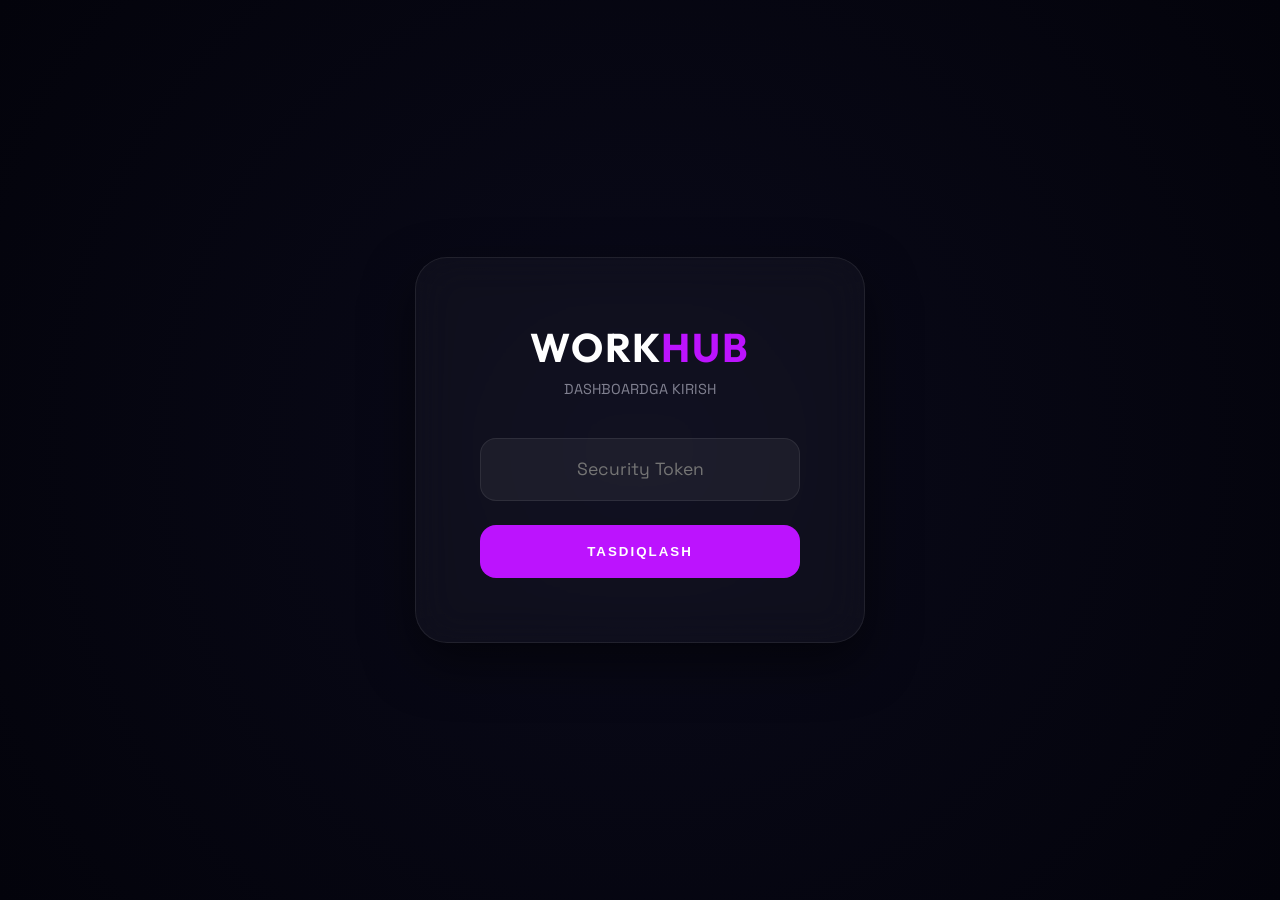
<file: admin.html>
<!DOCTYPE html>
<html lang="uz">
<head>
<meta charset="UTF-8">
<meta name="viewport" content="width=device-width, initial-scale=1.0">
<title>Work Hub | Executive Dashboard</title>
<link href="https://fonts.googleapis.com/css2?family=Outfit:wght@400;600;800&family=Space+Grotesk:wght@400;500;700&display=swap" rel="stylesheet">
<style>
:root {
    --bg: #03030b;
    --card: rgba(255, 255, 255, 0.03);
    --border: rgba(255, 255, 255, 0.08);
    --accent: #bc13fe;
    --accent-glow: rgba(188, 19, 254, 0.3);
    --accent2: #4e9ddd;
    --text: #ffffff;
    --muted: #808090;
    --success: #00ffaa;
}

* { margin: 0; padding: 0; box-sizing: border-box; }

body {
    background: var(--bg);
    color: var(--text);
    font-family: 'Space Grotesk', sans-serif;
    min-height: 100vh;
    transition: 0.3s;
    overflow-x: hidden;
}

/* Glassmorphism Background */
.bg-glow {
    position: fixed;
    width: 500px;
    height: 500px;
    background: radial-gradient(circle, var(--accent-glow) 0%, transparent 70%);
    filter: blur(100px);
    z-index: -1;
    top: -200px;
    right: -200px;
}

#login-screen {
    display: flex;
    align-items: center;
    justify-content: center;
    min-height: 100vh;
    background: radial-gradient(circle at center, #0a0a1a 0%, #03030b 100%);
}

.login-box {
    background: var(--card);
    border: 1px solid var(--border);
    border-radius: 32px;
    padding: 4rem;
    width: 90%;
    max-width: 450px;
    text-align: center;
    backdrop-filter: blur(20px);
    box-shadow: 0 20px 50px rgba(0,0,0,0.5);
}

.login-box h1 {
    font-family: 'Outfit', sans-serif;
    font-size: 2.5rem;
    margin-bottom: 0.5rem;
    letter-spacing: 2px;
}

.login-box h1 span { color: var(--accent); }

.login-box p {
    color: var(--muted);
    font-size: 0.9rem;
    margin-bottom: 2.5rem;
}

.login-box input {
    width: 100%;
    background: rgba(255, 255, 255, 0.05);
    border: 1px solid var(--border);
    border-radius: 16px;
    padding: 1.2rem;
    color: var(--text);
    margin-bottom: 1.5rem;
    outline: none;
    font-family: inherit;
    text-align: center;
    font-size: 1.1rem;
    transition: 0.3s;
}

.login-box input:focus {
    border-color: var(--accent);
    box-shadow: 0 0 20px var(--accent-glow);
}

.login-box button {
    width: 100%;
    background: var(--accent);
    color: #fff;
    border: none;
    border-radius: 16px;
    padding: 1.2rem;
    font-weight: 800;
    cursor: pointer;
    letter-spacing: 2px;
    transition: 0.3s;
}

.login-box button:hover {
    box-shadow: 0 0 30px var(--accent-glow);
    transform: translateY(-2px);
}

/* Dashboard UI */
#dashboard {
    display: none;
    animation: fadeIn 0.5s ease-out;
}

@keyframes fadeIn {
    from { opacity: 0; transform: translateY(10px); }
    to { opacity: 1; transform: translateY(0); }
}

.topbar {
    background: rgba(3, 3, 11, 0.8);
    backdrop-filter: blur(20px);
    border-bottom: 1px solid var(--border);
    padding: 1rem 5%;
    display: flex;
    align-items: center;
    justify-content: space-between;
    position: sticky;
    top: 0;
    z-index: 100;
}

.topbar-logo {
    font-family: 'Outfit', sans-serif;
    font-weight: 800;
    font-size: 1.5rem;
    letter-spacing: 1px;
}

.topbar-logo span { color: var(--accent); }

.controls { display: flex; gap: 1rem; align-items: center; }

.ctrl-btn {
    background: var(--card);
    border: 1px solid var(--border);
    color: var(--text);
    padding: 0.7rem;
    border-radius: 12px;
    cursor: pointer;
    transition: 0.3s;
}

.ctrl-btn:hover { border-color: var(--accent); color: var(--accent); }

.content { padding: 3rem 5%; max-width: 1400px; margin: 0 auto; }

.header-flex {
    display: flex;
    justify-content: space-between;
    align-items: center;
    margin-bottom: 3rem;
}

.page-title { font-family: 'Outfit', sans-serif; font-size: 2.5rem; }
.page-title span { color: var(--accent); }

.stats-grid {
    display: grid;
    grid-template-columns: repeat(auto-fit, minmax(280px, 1fr));
    gap: 2rem;
    margin-bottom: 4rem;
}

.stat-card {
    background: var(--card);
    border: 1px solid var(--border);
    border-radius: 24px;
    padding: 2rem;
    position: relative;
    overflow: hidden;
    transition: 0.3s;
}

.stat-card:hover { border-color: var(--accent); transform: translateY(-5px); }

.stat-card::before {
    content: '';
    position: absolute;
    top: 0; left: 0; width: 4px; height: 100%;
    background: var(--accent);
}

.stat-label {
    font-size: 0.75rem;
    color: var(--muted);
    text-transform: uppercase;
    letter-spacing: 2px;
    margin-bottom: 1rem;
}

.stat-value {
    font-size: 3rem;
    font-weight: 800;
    font-family: 'Outfit', sans-serif;
}

.table-container {
    background: var(--card);
    border: 1px solid var(--border);
    border-radius: 32px;
    overflow: hidden;
    backdrop-filter: blur(10px);
}

table { width: 100%; border-collapse: collapse; }

th {
    text-align: left;
    padding: 1.5rem 2rem;
    font-size: 0.75rem;
    color: var(--muted);
    text-transform: uppercase;
    letter-spacing: 1px;
    background: rgba(255,255,255,0.02);
}

td {
    padding: 1.5rem 2rem;
    border-top: 1px solid var(--border);
    font-size: 1rem;
}

.badge {
    background: rgba(188, 19, 254, 0.1);
    color: var(--accent);
    padding: 0.5rem 1.2rem;
    border-radius: 100px;
    font-size: 0.75rem;
    font-weight: 700;
    border: 1px solid rgba(188, 19, 254, 0.2);
}

.btn-delete {
    background: rgba(255, 77, 77, 0.1);
    color: #ff4d4d;
    border: 1px solid rgba(255, 77, 77, 0.2);
    padding: 0.6rem;
    border-radius: 10px;
    cursor: pointer;
    transition: 0.3s;
}

.btn-delete:hover { background: #ff4d4d; color: #fff; }

@media (max-width: 768px) {
    .header-flex { flex-direction: column; align-items: flex-start; gap: 1rem; }
    .page-title { font-size: 2rem; }
    .content { padding: 1.5rem; }
}
</style>
</head>
<body>

<div class="bg-glow"></div>

<div id="login-screen">
    <div class="login-box">
        <h1>WORK<span>HUB</span></h1>
        <p id="txt-login-sub">DASHBOARD ACCESS</p>
        <input type="password" id="admin-pass" placeholder="Security Token" onkeypress="if(event.key==='Enter') verifyAdmin()">
        <button onclick="verifyAdmin()" id="btn-login">AUTHORIZE</button>
        <div id="login-error" style="color:#ff4d4d;font-size:0.8rem;margin-top:1.5rem;display:none">Access Denied!</div>
    </div>
</div>

<div id="dashboard">
    <div class="topbar">
        <div class="topbar-logo">WORK<span>HUB</span> <b style="opacity:0.3;font-size:0.7rem;margin-left:10px">SYSTEMS</b></div>
        <div class="controls">
            <select class="ctrl-btn" onchange="changeLang(this.value)" style="font-weight:700">
                <option value="uz">UZ</option>
                <option value="ru">RU</option>
                <option value="en">EN</option>
            </select>
            <button class="ctrl-btn" onclick="location.reload()" title="Logout">Logout 🚪</button>
        </div>
    </div>

    <div class="content">
        <div class="header-flex">
            <h1 class="page-title" id="txt-dash-title">Command <span>Center</span></h1>
            <div style="color: var(--muted); font-size: 0.9rem" id="current-date"></div>
        </div>
        
        <div class="stats-grid">
            <div class="stat-card">
                <div class="stat-label" id="txt-total">Total Inquiries</div>
                <div class="stat-value" id="total-val" style="color:var(--accent)">0</div>
            </div>
            <div class="stat-card">
                <div class="stat-label" id="txt-today">New Today</div>
                <div class="stat-value" id="today-val" style="color:var(--success)">0</div>
            </div>
            <div class="stat-card">
                <div class="stat-label">System Status</div>
                <div class="stat-value" style="font-size: 1.5rem; color: var(--success)">● OPERATIONAL</div>
            </div>
        </div>

        <div class="table-container">
            <table>
                <thead>
                    <tr>
                        <th id="th-name">Client Name</th>
                        <th id="th-phone">Contact</th>
                        <th id="th-service">Service Request</th>
                        <th id="th-date">Timestamp</th>
                        <th style="text-align:right">Action</th>
                    </tr>
                </thead>
                <tbody id="orders-list"></tbody>
            </table>
        </div>
    </div>
</div>

<script>
const DB_NAME = 'workhub_orders';
let currentLang = 'uz';

const TRANSLATIONS = {
    uz: {
        login_sub: 'DASHBOARDGA KIRISH',
        login_btn: 'TASDIQLASH',
        dash_title: 'Boshqaruv <span>Markazi</span>',
        total: 'JAMI BUYURTMALAR',
        today: 'YANGI (BUGUN)',
        name: 'MIJOZ ISMI',
        phone: 'ALOQA',
        service: 'XIZMAT TURI',
        date: 'SANA VA VAQT',
        empty: "Hozircha ma'lumotlar yo'q"
    },
    ru: {
        login_sub: 'ДОСТУП К ПАНЕЛИ',
        login_btn: 'АВТОРИЗОВАТЬ',
        dash_title: 'Командный <span>Центр</span>',
        total: 'ВСЕГО ЗАЯВОК',
        today: 'НОВЫЕ СЕГОДНЯ',
        name: 'ИМЯ КЛИЕНТА',
        phone: 'КОНТАКТ',
        service: 'УСЛУГА',
        date: 'ДАТА И ВРЕМЯ',
        empty: 'Данных пока нет'
    },
    en: {
        login_sub: 'DASHBOARD ACCESS',
        login_btn: 'AUTHORIZE',
        dash_title: 'Command <span>Center</span>',
        total: 'TOTAL INQUIRIES',
        today: 'NEW TODAY',
        name: 'CLIENT NAME',
        phone: 'CONTACT',
        service: 'SERVICE REQUEST',
        date: 'TIMESTAMP',
        empty: 'No data available yet'
    }
};

document.getElementById('current-date').textContent = new Date().toLocaleDateString('en-GB', { weekday: 'long', year: 'numeric', month: 'long', day: 'numeric' });

function changeLang(lang) {
    currentLang = lang;
    const t = TRANSLATIONS[lang];
    document.getElementById('txt-login-sub').textContent = t.login_sub;
    document.getElementById('btn-login').textContent = t.login_btn;
    document.getElementById('txt-dash-title').innerHTML = t.dash_title;
    document.getElementById('txt-total').textContent = t.total;
    document.getElementById('txt-today').textContent = t.today;
    document.getElementById('th-name').textContent = t.name;
    document.getElementById('th-phone').textContent = t.phone;
    document.getElementById('th-service').textContent = t.service;
    document.getElementById('th-date').textContent = t.date;
    renderData();
}

function verifyAdmin() {
    if(document.getElementById('admin-pass').value === '7777') {
        document.getElementById('login-screen').style.display = 'none';
        document.getElementById('dashboard').style.display = 'block';
        renderData();
    } else {
        document.getElementById('login-error').style.display = 'block';
        setTimeout(() => document.getElementById('login-error').style.display = 'none', 2000);
    }
}

function renderData() {
    const raw = localStorage.getItem(DB_NAME);
    const orders = raw ? JSON.parse(raw) : [];
    document.getElementById('total-val').textContent = orders.length;
    const today = new Date().toLocaleDateString();
    document.getElementById('today-val').textContent = orders.filter(o => new Date(o.date).toLocaleDateString() === today).length;

    const list = document.getElementById('orders-list');
    if(orders.length === 0) {
        list.innerHTML = `<tr><td colspan="5" style="text-align:center;padding:5rem;color:var(--muted)">${TRANSLATIONS[currentLang].empty}</td></tr>`;
        return;
    }

    const smap = {site:'Sayt', bot:'Bot', app:'Ilova', game:'O\'yin', ai:'AI', creative:'Kreativ', dev:'Development', intel:'Smart AI', network:'Nexus'};

    list.innerHTML = orders.reverse().map(o => `
        <tr>
            <td style="font-weight:700">${o.name}</td>
            <td style="color:var(--accent2)">${o.phone}</td>
            <td><span class="badge">${smap[o.service] || o.service}</span></td>
            <td style="color:var(--muted);font-size:0.85rem">${new Date(o.date).toLocaleString()}</td>
            <td style="text-align:right">
                <button class="btn-delete" onclick="removeItem(${o.id})">🗑 Delete</button>
            </td>
        </tr>
    `).join('');
}

function removeItem(id) {
    if(!confirm('O\'chirilsinmi?')) return;
    let orders = JSON.parse(localStorage.getItem(DB_NAME) || '[]');
    orders = orders.filter(o => o.id !== id);
    localStorage.setItem(DB_NAME, JSON.stringify(orders));
    renderData();
}

// Default to UZ translations
changeLang('uz');
</script>
</body>
</html>
</file>
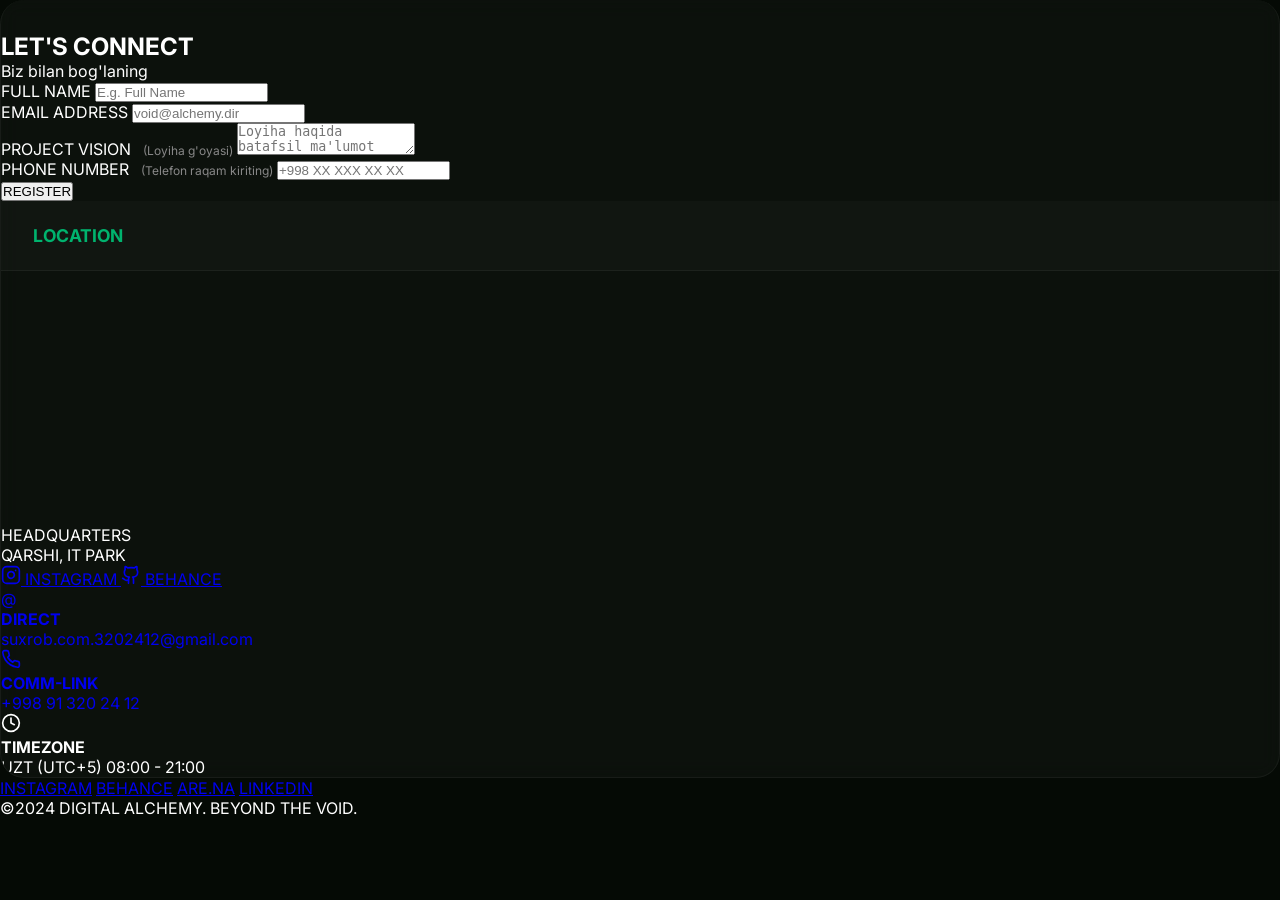
<file: contact.html>
<!DOCTYPE html>
<html lang="uz">
<head>
    <meta charset="UTF-8">
    <meta name="viewport" content="width=device-width, initial-scale=1.0">
    <title>Connect | ALCHEMIST_DIR</title>
    <link rel="stylesheet" href="style.css?v=2">
    <!-- Google Fonts -->
    <link rel="preconnect" href="https://fonts.googleapis.com">
    <link rel="preconnect" href="https://fonts.gstatic.com" crossorigin>
    <link href="https://fonts.googleapis.com/css2?family=Inter:wght@300;400;600;700&family=Outfit:wght@300;400;600;700&display=swap" rel="stylesheet">
</head>
<body class="contact-page">
    <div class="glow-overlay"></div>



    <main>
        <section class="contact-section" id="contact" style="border-top: none; padding-top: 2rem;">
            <div class="contact-header">
                <h2 class="contact-title">LET'S CONNECT</h2>
                <p class="contact-subtitle">Biz bilan bog'laning</p>
            </div>

            <div class="contact-grid">
                <div class="contact-form-container">
                    <form id="contact-form" name="portfolio-contact" method="POST" data-netlify="true">
                        <div class="form-group">
                            <label>FULL NAME</label>
                            <input type="text" id="contact-name" name="fullname" placeholder="E.g. Full Name" required>
                        </div>
                        <div class="form-group">
                            <label>EMAIL ADDRESS</label>
                            <input type="email" id="contact-email" name="email" placeholder="void@alchemy.dir" required>
                        </div>
                        <div class="form-group">
                            <label>PROJECT VISION <span style="font-size: 0.75rem; color: #888; text-transform: none; margin-left: 8px;">(Loyiha g'oyasi)</span></label>
                            <textarea id="contact-message" name="message" placeholder="Loyiha haqida batafsil ma'lumot yozing..." required></textarea>
                        </div>
                        <div class="form-group">
                            <label>PHONE NUMBER <span style="font-size: 0.75rem; color: #888; text-transform: none; margin-left: 8px;">(Telefon raqam kiriting)</span></label>
                            <input type="tel" id="contact-phone" name="phone" placeholder="+998 XX XXX XX XX" required>
                        </div>
                        <button type="submit" class="transmit-btn"><span class="btn-label">REGISTER</span></button>
                    </form>
                </div>

                <div class="contact-info-container">
                    <div class="location-card">
                        <h3>LOCATION</h3>
                        <div class="map-wrapper">
                            <iframe src="https://maps.google.com/maps?q=IT+Park,+Qarshi,+Uzbekistan&t=&z=15&ie=UTF8&iwloc=&output=embed" width="100%" height="250" style="border:0; border-radius: 8px; filter: invert(90%) hue-rotate(180deg) contrast(90%);" allowfullscreen="" loading="lazy"></iframe>
                        </div>
                        <div class="location-details">
                            <p class="label">HEADQUARTERS</p>
                            <p class="value">QARSHI, IT PARK</p>
                        </div>
                    </div>
                    <div class="social-quick-links">
                        <a href="https://instagram.com/suxrob.77771" target="_blank" class="social-box">
                            <svg width="20" height="20" viewBox="0 0 24 24" fill="none" stroke="currentColor" stroke-width="2" stroke-linecap="round" stroke-linejoin="round"><rect x="2" y="2" width="20" height="20" rx="5" ry="5"></rect><path d="M16 11.37A4 4 0 1 1 12.63 8 4 4 0 0 1 16 11.37z"></path><line x1="17.5" y1="6.5" x2="17.51" y2="6.5"></line></svg>
                            <span>INSTAGRAM</span>
                        </a>
                        <a href="#" class="social-box">
                            <svg width="20" height="20" viewBox="0 0 24 24" fill="none" stroke="currentColor" stroke-width="2" stroke-linecap="round" stroke-linejoin="round"><path d="M15 22v-4a4.8 4.8 0 0 0-1-3.5c3 0 6-2 6-5.5.08-1.25-.27-2.48-1-3.5.28-1.15.28-2.35 0-3.5 0 0-1 0-3 1.5-2.64-.5-5.36-.5-8 0C6 2 5 2 5 2c-.3 1.15-.3 2.35 0 3.5A5.403 5.403 0 0 0 4 9c0 3.5 3 5.5 6 5.5-.39.49-.68 1.05-.85 1.65-.17.6-.22 1.23-.15 1.85v4"></path><path d="M9 18c-4.51 2-5-2-7-2"></path></svg>
                            <span>BEHANCE</span>
                        </a>
                    </div>
                </div>
            </div>

            <div class="info-cards-row">
                <a href="mailto:suxrob.com.3202412@gmail.com" class="info-card accent-border" style="text-decoration: none; cursor: pointer;">
                    <div class="info-icon">@</div>
                    <div class="info-text">
                        <h4>DIRECT</h4>
                        <p>suxrob.com.3202412@gmail.com</p>
                    </div>
                </a>
                <a href="tel:+998913202412" class="info-card blue-border" style="text-decoration: none; cursor: pointer;">
                    <div class="info-icon">
                        <svg width="20" height="20" viewBox="0 0 24 24" fill="none" stroke="currentColor" stroke-width="2" stroke-linecap="round" stroke-linejoin="round"><path d="M22 16.92v3a2 2 0 0 1-2.18 2 19.79 19.79 0 0 1-8.63-3.07 19.5 19.5 0 0 1-6-6 19.79 19.79 0 0 1-3.07-8.67A2 2 0 0 1 4.11 2h3a2 2 0 0 1 2 1.72 12.84 12.84 0 0 0 .7 2.81 2 2 0 0 1-.45 2.11L8.09 9.91a16 16 0 0 0 6 6l1.27-1.27a2 2 0 0 1 2.11-.45 12.84 12.84 0 0 0 2.81.7A2 2 0 0 1 22 16.92z"></path></svg>
                    </div>
                    <div class="info-text">
                        <h4>COMM-LINK</h4>
                        <p>+998 91 320 24 12</p>
                    </div>
                </a>
                <div class="info-card white-border">
                    <div class="info-icon">
                        <svg width="20" height="20" viewBox="0 0 24 24" fill="none" stroke="currentColor" stroke-width="2" stroke-linecap="round" stroke-linejoin="round"><circle cx="12" cy="12" r="10"></circle><polyline points="12 6 12 12 16 14"></polyline></svg>
                    </div>
                    <div class="info-text">
                        <h4>TIMEZONE</h4>
                        <p>UZT (UTC+5) 08:00 - 21:00</p>
                    </div>
                </div>
            </div>
        </section>
    </main>

    <footer>
        <div class="footer-content">

            <div class="footer-bottom">
                <div class="social-links">
                    <a href="https://instagram.com/suxrob.77771" target="_blank">INSTAGRAM</a>
                    <a href="#">BEHANCE</a>
                    <a href="#">ARE.NA</a>
                    <a href="#">LINKEDIN</a>
                </div>
                <div class="copyright">
                    <p>©2024 DIGITAL ALCHEMY. BEYOND THE VOID.</p>
                </div>
            </div>
        </div>
    </footer>

    <script src="app.js"></script>
</body>
</html>
</file>
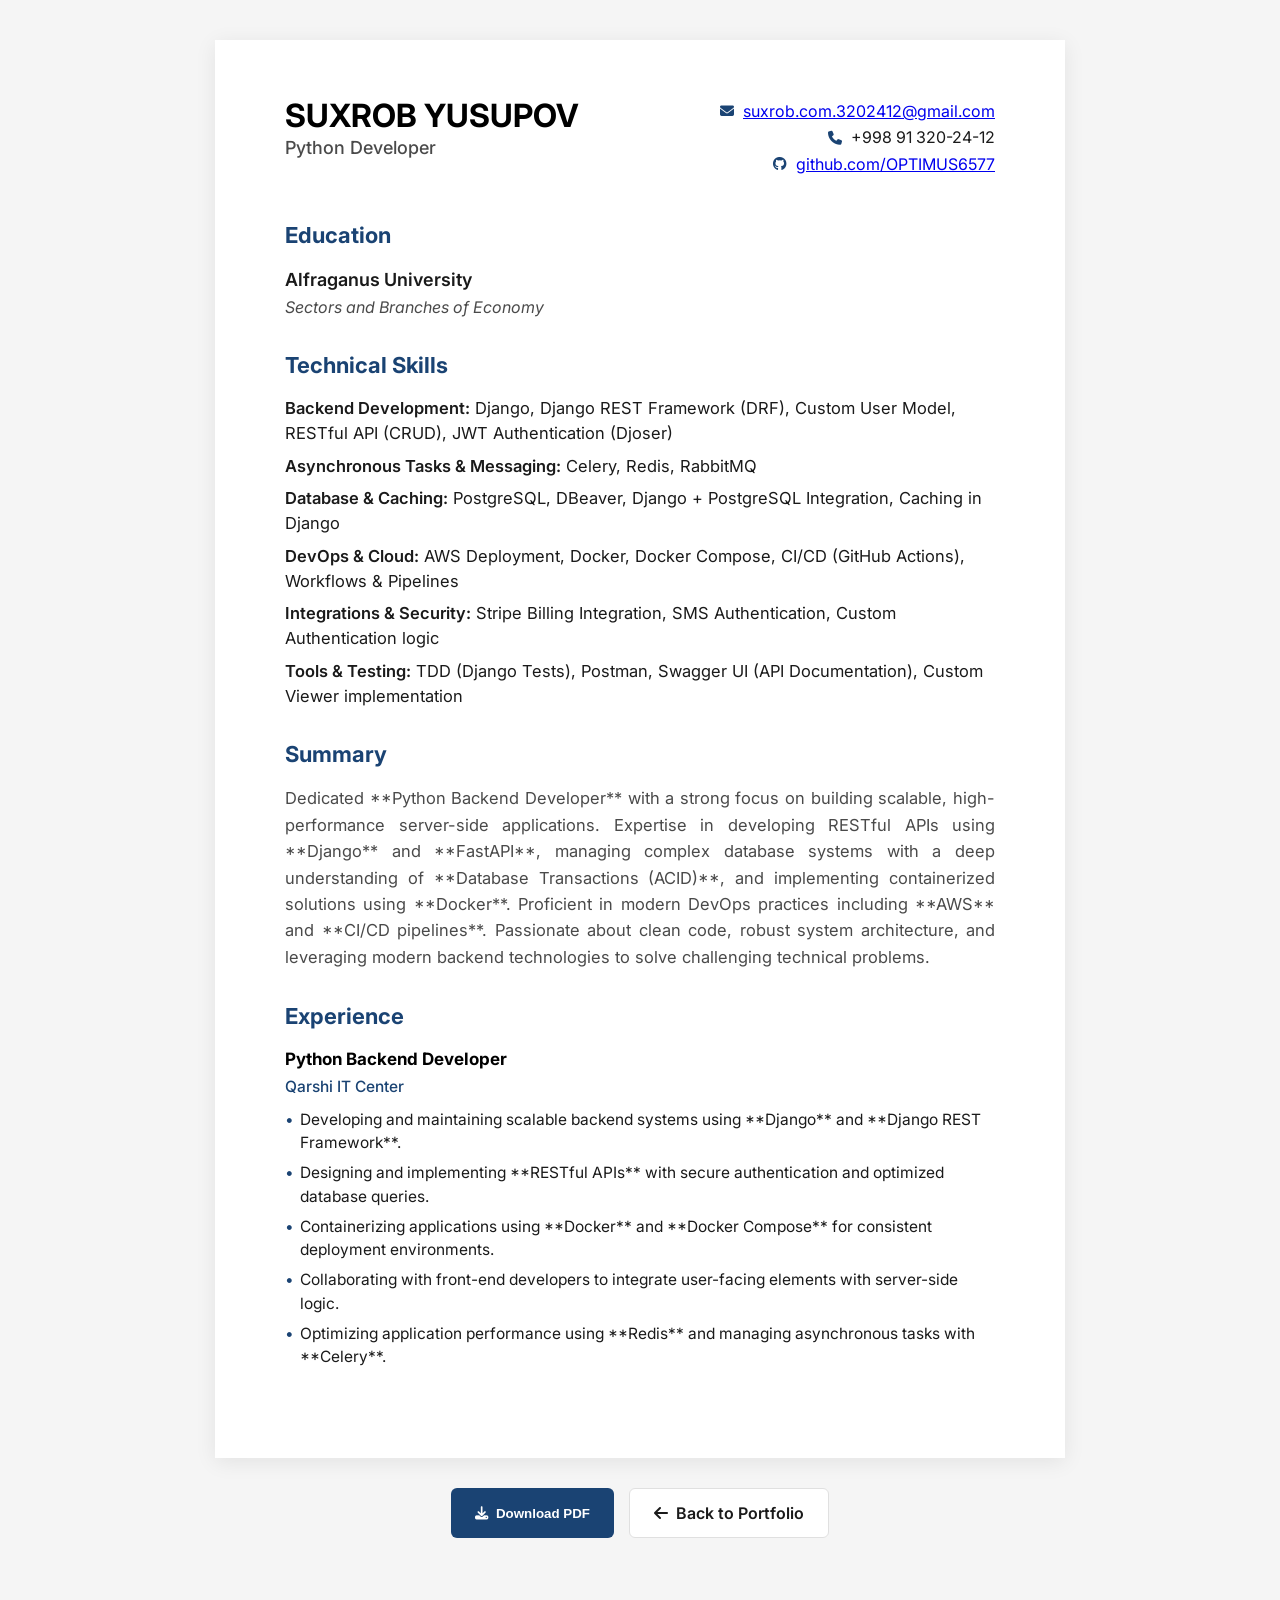
<file: resume.html>
<!DOCTYPE html>
<html lang="en">
<head>
    <meta charset="UTF-8">
    <meta name="viewport" content="width=device-width, initial-scale=1.0">
    <title>Suxrob - Resume</title>
    <link rel="stylesheet" href="resume.css">
    <link href="https://fonts.googleapis.com/css2?family=Inter:wght@400;500;600;700&display=swap" rel="stylesheet">
    <link rel="stylesheet" href="https://cdnjs.cloudflare.com/ajax/libs/font-awesome/6.4.0/css/all.min.css">
</head>
<body>
    <div class="resume-wrapper">
        <div class="resume-container">
            <!-- Header -->
            <header class="resume-header">
                <div class="header-left">
                    <h1 class="name">SUXROB YUSUPOV</h1>
                    <p class="title">Python Developer</p>
                </div>
                <div class="header-right">
                    <p><i class="fas fa-envelope"></i> <a href="mailto:suxrob.com.3202412@gmail.com">suxrob.com.3202412@gmail.com</a></p>
                    <p><i class="fas fa-phone"></i> +998 91 320-24-12</p>
                    <p><i class="fab fa-github"></i> <a href="https://github.com/OPTIMUS6577" target="_blank">github.com/OPTIMUS6577</a></p>
                </div>
            </header>

            <!-- Education -->
            <section class="resume-section">
                <h2 class="section-title">Education</h2>
                <div class="education-item">
                    <p class="institution">Alfraganus University</p>
                    <p class="focus-area"><em>Sectors and Branches of Economy</em></p>
                </div>
            </section>

            <!-- Technical Skills -->
            <section class="resume-section">
                <h2 class="section-title">Technical Skills</h2>
                <ul class="skills-list">
                    <li><strong>Backend Development:</strong> Django, Django REST Framework (DRF), Custom User Model, RESTful API (CRUD), JWT Authentication (Djoser)</li>
                    <li><strong>Asynchronous Tasks & Messaging:</strong> Celery, Redis, RabbitMQ</li>
                    <li><strong>Database & Caching:</strong> PostgreSQL, DBeaver, Django + PostgreSQL Integration, Caching in Django</li>
                    <li><strong>DevOps & Cloud:</strong> AWS Deployment, Docker, Docker Compose, CI/CD (GitHub Actions), Workflows & Pipelines</li>
                    <li><strong>Integrations & Security:</strong> Stripe Billing Integration, SMS Authentication, Custom Authentication logic</li>
                    <li><strong>Tools & Testing:</strong> TDD (Django Tests), Postman, Swagger UI (API Documentation), Custom Viewer implementation</li>
                </ul>
            </section>

            <!-- Summary -->
            <section class="resume-section">
                <h2 class="section-title">Summary</h2>
                <p class="summary-text">
                    Dedicated **Python Backend Developer** with a strong focus on building scalable, high-performance server-side applications. 
                    Expertise in developing RESTful APIs using **Django** and **FastAPI**, managing complex database systems with a deep understanding of **Database Transactions (ACID)**, and implementing containerized solutions using **Docker**. 
                    Proficient in modern DevOps practices including **AWS** and **CI/CD pipelines**. 
                    Passionate about clean code, robust system architecture, and leveraging modern backend technologies to solve challenging technical problems.
                </p>
            </section>

            <!-- Experience -->
            <section class="resume-section">
                <h2 class="section-title">Experience</h2>
                <div class="experience-list">
                    <div class="experience-item">
                        <div class="exp-header">
                            <div class="role-company">
                                <h3 class="role">Python Backend Developer</h3>
                                <p class="company">Qarshi IT Center</p>
                            </div>
                        </div>
                        <ul class="exp-details">
                            <li>Developing and maintaining scalable backend systems using **Django** and **Django REST Framework**.</li>
                            <li>Designing and implementing **RESTful APIs** with secure authentication and optimized database queries.</li>
                            <li>Containerizing applications using **Docker** and **Docker Compose** for consistent deployment environments.</li>
                            <li>Collaborating with front-end developers to integrate user-facing elements with server-side logic.</li>
                            <li>Optimizing application performance using **Redis** and managing asynchronous tasks with **Celery**.</li>
                        </ul>
                    </div>
                </div>
            </section>
        </div>

        <div class="no-print actions">
            <button onclick="window.print()" class="print-btn">
                <i class="fas fa-download"></i> Download PDF
            </button>
            <a href="index.html" class="back-btn">
                <i class="fas fa-arrow-left"></i> Back to Portfolio
            </a>
        </div>
    </div>
</body>
</html>
</file>
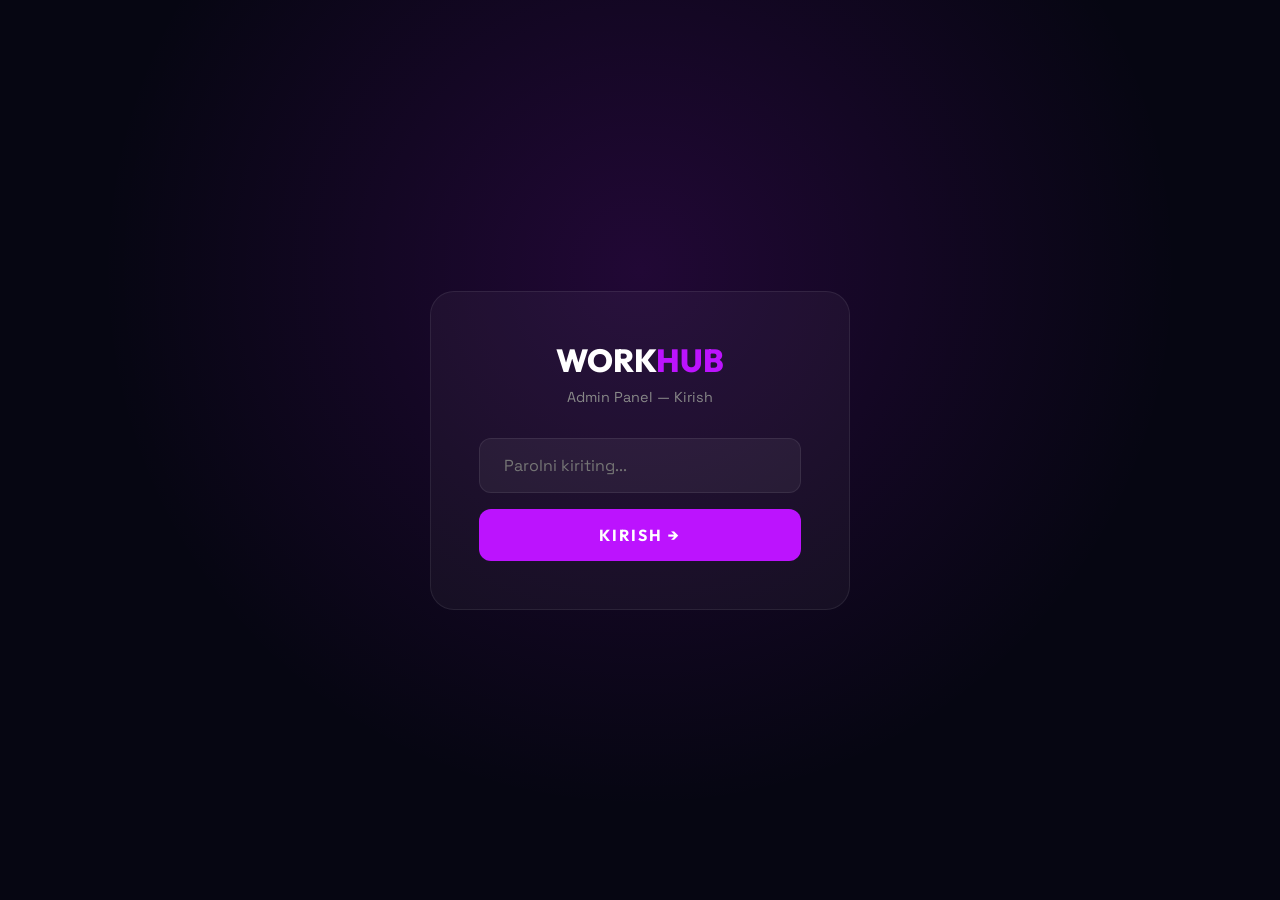
<file: Work-Hub/admin.html>
<!DOCTYPE html>
<html lang="uz">
<head>
<meta charset="UTF-8">
<meta name="viewport" content="width=device-width, initial-scale=1.0">
<title>Admin Panel | Work Hub</title>
<link href="https://fonts.googleapis.com/css2?family=Outfit:wght@300;400;600;800&family=Space+Grotesk:wght@300;500;700&display=swap" rel="stylesheet">
<style>
*{margin:0;padding:0;box-sizing:border-box}
:root{--bg:#060612;--card:rgba(255,255,255,0.04);--border:rgba(255,255,255,0.08);--accent:#bc13fe;--accent2:#4e9ddd;--text:#fff;--muted:#888}
body{background:var(--bg);color:var(--text);font-family:'Space Grotesk',sans-serif;min-height:100vh}

/* LOGIN */
#login-screen{display:flex;align-items:center;justify-content:center;min-height:100vh;background:radial-gradient(circle at 50% 30%,rgba(188,19,254,0.15) 0%,transparent 60%)}
.login-box{background:rgba(255,255,255,0.04);border:1px solid var(--border);border-radius:24px;padding:3rem;width:100%;max-width:420px;text-align:center}
.login-box h1{font-family:'Outfit',sans-serif;font-size:2rem;font-weight:800;margin-bottom:0.5rem}
.login-box h1 span{color:var(--accent)}
.login-box p{color:var(--muted);font-size:0.9rem;margin-bottom:2rem}
.login-box input{width:100%;background:rgba(255,255,255,0.05);border:1px solid var(--border);border-radius:12px;padding:1rem 1.5rem;color:#fff;font-size:1rem;font-family:'Space Grotesk',sans-serif;margin-bottom:1rem;outline:none;transition:border-color 0.3s}
.login-box input:focus{border-color:var(--accent)}
.login-box button{width:100%;background:var(--accent);color:#fff;border:none;border-radius:12px;padding:1rem;font-size:1rem;font-weight:700;font-family:'Outfit',sans-serif;letter-spacing:2px;cursor:pointer;transition:all 0.3s}
.login-box button:hover{box-shadow:0 0 30px rgba(188,19,254,0.4)}
.login-error{color:#ff4d4d;font-size:0.85rem;margin-top:0.5rem;display:none}

/* DASHBOARD */
#dashboard{display:none;min-height:100vh}
.topbar{background:rgba(6,6,18,0.9);backdrop-filter:blur(20px);border-bottom:1px solid var(--border);padding:1rem 2rem;display:flex;align-items:center;justify-content:space-between;position:sticky;top:0;z-index:100}
.topbar-logo{font-family:'Outfit',sans-serif;font-weight:800;font-size:1.2rem}
.topbar-logo span{color:var(--accent)}
.topbar-actions{display:flex;gap:1rem;align-items:center}
.topbar-actions a{color:var(--muted);text-decoration:none;font-size:0.8rem;font-weight:600;letter-spacing:1px;transition:color 0.3s}
.topbar-actions a:hover{color:#fff}
.logout-btn{background:rgba(255,77,77,0.15);border:1px solid rgba(255,77,77,0.3);color:#ff4d4d;border-radius:8px;padding:0.5rem 1rem;font-size:0.75rem;font-weight:700;cursor:pointer;letter-spacing:1px;transition:all 0.3s}
.logout-btn:hover{background:rgba(255,77,77,0.25)}

.dashboard-content{padding:2rem;max-width:1300px;margin:0 auto}
.page-title{font-family:'Outfit',sans-serif;font-size:1.8rem;font-weight:800;margin-bottom:0.3rem}
.page-title span{color:var(--accent)}
.page-sub{color:var(--muted);font-size:0.85rem;margin-bottom:2rem}

/* STATS */
.stats-grid{display:grid;grid-template-columns:repeat(4,1fr);gap:1.5rem;margin-bottom:2rem}
.stat-card{background:var(--card);border:1px solid var(--border);border-radius:20px;padding:1.5rem 2rem;transition:all 0.3s}
.stat-card:hover{border-color:rgba(188,19,254,0.3);transform:translateY(-2px)}
.stat-label{font-size:0.7rem;font-weight:700;letter-spacing:2px;color:var(--muted);margin-bottom:0.5rem}
.stat-value{font-family:'Outfit',sans-serif;font-size:2.5rem;font-weight:800}
.stat-value.purple{color:var(--accent)}
.stat-value.blue{color:var(--accent2)}
.stat-value.green{color:#13fe8e}
.stat-value.orange{color:#fe8e13}
.stat-sub{font-size:0.75rem;color:var(--muted);margin-top:0.3rem}

/* TABS */
.tabs{display:flex;gap:0.5rem;margin-bottom:2rem;border-bottom:1px solid var(--border);padding-bottom:0}
.tab-btn{background:none;border:none;color:var(--muted);font-size:0.8rem;font-weight:700;letter-spacing:1px;padding:0.8rem 1.5rem;cursor:pointer;border-bottom:2px solid transparent;margin-bottom:-1px;transition:all 0.3s;font-family:'Space Grotesk',sans-serif}
.tab-btn.active{color:#fff;border-bottom-color:var(--accent)}
.tab-btn:hover{color:#fff}
.tab-panel{display:none}
.tab-panel.active{display:block}

/* ORDERS TABLE */
.section-header{display:flex;align-items:center;justify-content:space-between;margin-bottom:1.5rem}
.section-header h2{font-family:'Outfit',sans-serif;font-size:1.2rem;font-weight:700}
.clear-btn{background:rgba(255,77,77,0.1);border:1px solid rgba(255,77,77,0.25);color:#ff4d4d;border-radius:8px;padding:0.5rem 1rem;font-size:0.75rem;font-weight:700;cursor:pointer;transition:all 0.3s;letter-spacing:1px}
.clear-btn:hover{background:rgba(255,77,77,0.2)}

.search-bar{background:var(--card);border:1px solid var(--border);border-radius:12px;padding:0.8rem 1.5rem;color:#fff;font-size:0.9rem;font-family:'Space Grotesk',sans-serif;width:100%;max-width:400px;outline:none;margin-bottom:1.5rem;transition:border-color 0.3s}
.search-bar:focus{border-color:var(--accent)}

.orders-table{width:100%;border-collapse:collapse}
.orders-table th{text-align:left;font-size:0.7rem;font-weight:700;letter-spacing:2px;color:var(--muted);padding:0 1.5rem 1rem;border-bottom:1px solid var(--border)}
.orders-table td{padding:1.2rem 1.5rem;border-bottom:1px solid rgba(255,255,255,0.04);font-size:0.9rem;vertical-align:middle}
.orders-table tr:hover td{background:rgba(255,255,255,0.02)}
.badge{display:inline-block;padding:0.3rem 0.8rem;border-radius:100px;font-size:0.7rem;font-weight:700;letter-spacing:1px}
.badge-site{background:rgba(78,157,221,0.15);color:var(--accent2)}
.badge-bot{background:rgba(188,19,254,0.15);color:var(--accent)}
.badge-app{background:rgba(19,254,142,0.15);color:#13fe8e}
.badge-game{background:rgba(254,142,19,0.15);color:#fe8e13}
.badge-ai{background:rgba(254,19,19,0.15);color:#ff6b6b}
.badge-other{background:rgba(255,255,255,0.08);color:#fff}
.del-btn{background:none;border:1px solid rgba(255,77,77,0.2);color:#ff4d4d;border-radius:6px;padding:0.3rem 0.7rem;font-size:0.7rem;cursor:pointer;transition:all 0.3s}
.del-btn:hover{background:rgba(255,77,77,0.15)}
.empty-state{text-align:center;padding:4rem;color:var(--muted)}
.empty-state .icon{font-size:3rem;margin-bottom:1rem}
.empty-state p{font-size:0.9rem}

/* SERVICE STATS */
.service-stats{display:grid;grid-template-columns:repeat(3,1fr);gap:1rem}
.service-bar-card{background:var(--card);border:1px solid var(--border);border-radius:16px;padding:1.5rem}
.service-bar-name{font-size:0.75rem;font-weight:700;letter-spacing:1px;margin-bottom:0.8rem;display:flex;justify-content:space-between}
.service-bar-track{background:rgba(255,255,255,0.06);border-radius:100px;height:6px;overflow:hidden}
.service-bar-fill{height:100%;border-radius:100px;background:linear-gradient(90deg,var(--accent),var(--accent2));transition:width 1s ease}

/* SETTINGS */
.settings-card{background:var(--card);border:1px solid var(--border);border-radius:20px;padding:2rem;margin-bottom:1.5rem}
.settings-card h3{font-family:'Outfit',sans-serif;font-size:1rem;font-weight:700;margin-bottom:1.5rem;color:var(--muted);letter-spacing:1px}
.setting-row{display:flex;align-items:center;justify-content:space-between;padding:1rem 0;border-bottom:1px solid var(--border)}
.setting-row:last-child{border-bottom:none}
.setting-info h4{font-size:0.9rem;font-weight:600;margin-bottom:0.2rem}
.setting-info p{font-size:0.8rem;color:var(--muted)}
.toggle{width:44px;height:24px;background:rgba(255,255,255,0.1);border-radius:100px;cursor:pointer;position:relative;transition:background 0.3s;border:none}
.toggle.on{background:var(--accent)}
.toggle::after{content:'';position:absolute;width:18px;height:18px;background:#fff;border-radius:50%;top:3px;left:3px;transition:transform 0.3s}
.toggle.on::after{transform:translateX(20px)}

@media(max-width:900px){.stats-grid{grid-template-columns:1fr 1fr}.service-stats{grid-template-columns:1fr}}
@media(max-width:600px){.stats-grid{grid-template-columns:1fr}.dashboard-content{padding:1rem}.topbar{padding:1rem}}
</style>
</head>
<body>

<!-- LOGIN -->
<div id="login-screen">
  <div class="login-box">
    <h1>WORK<span>HUB</span></h1>
    <p>Admin Panel — Kirish</p>
    <input type="password" id="pwd-input" placeholder="Parolni kiriting..." onkeydown="if(event.key==='Enter')doLogin()">
    <button onclick="doLogin()">KIRISH →</button>
    <p class="login-error" id="login-error">❌ Parol noto'g'ri!</p>
  </div>
</div>

<!-- DASHBOARD -->
<div id="dashboard">
  <div class="topbar">
    <div class="topbar-logo">WORK<span>HUB</span> <span style="color:var(--muted);font-size:0.7rem;font-weight:400;margin-left:8px">ADMIN</span></div>
    <div class="topbar-actions">
      <a href="index.html">← Saytga qaytish</a>
      <button class="logout-btn" onclick="doLogout()">CHIQISH</button>
    </div>
  </div>

  <div class="dashboard-content">
    <div class="page-title">Dashboard <span>↗</span></div>
    <div class="page-sub" id="current-time"></div>

    <!-- STATS -->
    <div class="stats-grid">
      <div class="stat-card">
        <div class="stat-label">JAMI SO'ROVLAR</div>
        <div class="stat-value purple" id="total-count">0</div>
        <div class="stat-sub">barcha vaqt uchun</div>
      </div>
      <div class="stat-card">
        <div class="stat-label">BUGUNGI</div>
        <div class="stat-value blue" id="today-count">0</div>
        <div class="stat-sub" id="today-date">—</div>
      </div>
      <div class="stat-card">
        <div class="stat-label">ENG KO'P XIZMAT</div>
        <div class="stat-value green" style="font-size:1.3rem" id="top-service">—</div>
        <div class="stat-sub">eng mashhur</div>
      </div>
      <div class="stat-card">
        <div class="stat-label">OXIRGI SO'ROV</div>
        <div class="stat-value orange" style="font-size:1rem;padding-top:0.5rem" id="last-entry">—</div>
        <div class="stat-sub" id="last-date">hali yo'q</div>
      </div>
    </div>

    <!-- TABS -->
    <div class="tabs">
      <button class="tab-btn active" onclick="switchTab('orders',this)">SO'ROVLAR</button>
      <button class="tab-btn" onclick="switchTab('analytics',this)">STATISTIKA</button>
      <button class="tab-btn" onclick="switchTab('settings',this)">SOZLAMALAR</button>
    </div>

    <!-- ORDERS TAB -->
    <div class="tab-panel active" id="tab-orders">
      <div class="section-header">
        <h2>Barcha so'rovlar</h2>
        <button class="clear-btn" onclick="clearAll()">🗑 Hammasini o'chirish</button>
      </div>
      <input class="search-bar" type="text" id="search-input" placeholder="Ism yoki telefon bo'yicha qidirish..." oninput="renderOrders()">
      <div id="orders-container">
        <div class="empty-state"><div class="icon">📭</div><p>Hali hech qanday so'rov yo'q</p></div>
      </div>
    </div>

    <!-- ANALYTICS TAB -->
    <div class="tab-panel" id="tab-analytics">
      <h2 style="font-family:'Outfit',sans-serif;margin-bottom:1.5rem">Xizmat bo'yicha statistika</h2>
      <div class="service-stats" id="service-stats"></div>
    </div>

    <!-- SETTINGS TAB -->
    <div class="tab-panel" id="tab-settings">
      <div class="settings-card">
        <h3>TELEGRAM BOT</h3>
        <div class="setting-row">
          <div class="setting-info"><h4>Bot Token</h4><p id="show-token">••••••••••••••••</p></div>
          <button class="del-btn" onclick="toggleToken()">Ko'rish</button>
        </div>
        <div class="setting-row">
          <div class="setting-info"><h4>Chat ID</h4><p>1198878759</p></div>
        </div>
      </div>
      <div class="settings-card">
        <h3>MA'LUMOTLAR BAZASI</h3>
        <div class="setting-row">
          <div class="setting-info"><h4>LocalStorage hajmi</h4><p id="storage-size">hisoblanmoqda...</p></div>
        </div>
        <div class="setting-row">
          <div class="setting-info"><h4>Barcha ma'lumotlarni tozalash</h4><p>Bu amalni ortga qaytarib bo'lmaydi</p></div>
          <button class="clear-btn" onclick="clearAll()">O'chirish</button>
        </div>
      </div>
      <div class="settings-card">
        <h3>DEMO MA'LUMOT QO'SHISH</h3>
        <div class="setting-row">
          <div class="setting-info"><h4>Test so'rovlar qo'shish</h4><p>Panel ko'rinishini sinab ko'rish uchun</p></div>
          <button class="del-btn" style="border-color:rgba(78,157,221,0.3);color:var(--accent2)" onclick="addDemoData()">Demo qo'sh</button>
        </div>
      </div>
    </div>
  </div>
</div>

<script>
const ADMIN_PASS = 'workhub2026';
const DB_KEY = 'workhub_orders';
const TOKEN = '8469015792:AAHer6z93IlMyN_hF-1LPJdmMTcD3Zw77p4';
let tokenVisible = false;

function doLogin() {
  const val = document.getElementById('pwd-input').value;
  if (val === ADMIN_PASS) {
    document.getElementById('login-screen').style.display = 'none';
    document.getElementById('dashboard').style.display = 'block';
    localStorage.setItem('wh_admin_auth', '1');
    initDashboard();
  } else {
    const err = document.getElementById('login-error');
    err.style.display = 'block';
    setTimeout(() => err.style.display = 'none', 3000);
  }
}

function doLogout() {
  localStorage.removeItem('wh_admin_auth');
  location.reload();
}

function getOrders() {
  return JSON.parse(localStorage.getItem(DB_KEY) || '[]');
}

function initDashboard() {
  updateTime();
  setInterval(updateTime, 1000);
  renderStats();
  renderOrders();
  renderAnalytics();
  updateStorageSize();
}

function updateTime() {
  const now = new Date();
  document.getElementById('current-time').textContent = now.toLocaleString('uz-UZ');
  document.getElementById('today-date').textContent = now.toLocaleDateString('uz-UZ');
}

function renderStats() {
  const orders = getOrders();
  const today = new Date().toLocaleDateString('uz-UZ');

  document.getElementById('total-count').textContent = orders.length;

  const todayOrders = orders.filter(o => new Date(o.date).toLocaleDateString('uz-UZ') === today);
  document.getElementById('today-count').textContent = todayOrders.length;

  if (orders.length > 0) {
    const last = orders[orders.length - 1];
    document.getElementById('last-entry').textContent = last.name;
    document.getElementById('last-date').textContent = new Date(last.date).toLocaleString('uz-UZ');

    const serviceCounts = {};
    orders.forEach(o => { serviceCounts[o.service] = (serviceCounts[o.service] || 0) + 1; });
    const top = Object.entries(serviceCounts).sort((a,b) => b[1]-a[1])[0];
    const labels = {site:'Sayt',bot:'Telegram Bot',app:'Ilova',game:"O'yin",ai:'AI',other:'Boshqa'};
    document.getElementById('top-service').textContent = labels[top[0]] || top[0];
  }
}

const SERVICE_LABELS = {site:'Sayt yaratish',bot:'Telegram Bot',app:'Mobil Ilova',game:"O'yin",ai:'Sun\'iy Intelekt',other:'Boshqa'};
const SERVICE_BADGE = {site:'badge-site',bot:'badge-bot',app:'badge-app',game:'badge-game',ai:'badge-ai',other:'badge-other'};

function renderOrders() {
  const orders = getOrders();
  const q = (document.getElementById('search-input')?.value || '').toLowerCase();
  const filtered = orders.filter(o => o.name.toLowerCase().includes(q) || o.phone.includes(q));
  const container = document.getElementById('orders-container');

  if (filtered.length === 0) {
    container.innerHTML = `<div class="empty-state"><div class="icon">📭</div><p>${q ? 'Natija topilmadi' : 'Hali hech qanday so\'rov yo\'q'}</p></div>`;
    return;
  }

  const rows = [...filtered].reverse().map((o, i) => `
    <tr>
      <td style="color:var(--muted);font-size:0.75rem">#${filtered.length - i}</td>
      <td><strong>${o.name}</strong></td>
      <td style="color:var(--accent2)">${o.phone}</td>
      <td><span class="badge ${SERVICE_BADGE[o.service] || 'badge-other'}">${SERVICE_LABELS[o.service] || o.service}</span></td>
      <td style="color:var(--muted);font-size:0.8rem">${new Date(o.date).toLocaleString('uz-UZ')}</td>
      <td><button class="del-btn" onclick="deleteOrder(${o.id})">O'chirish</button></td>
    </tr>
  `).join('');

  container.innerHTML = `
    <table class="orders-table">
      <thead><tr>
        <th>#</th><th>ISM</th><th>TELEFON</th><th>XIZMAT</th><th>SANA</th><th></th>
      </tr></thead>
      <tbody>${rows}</tbody>
    </table>`;
}

function deleteOrder(id) {
  if (!confirm('Bu so\'rovni o\'chirasizmi?')) return;
  const orders = getOrders().filter(o => o.id !== id);
  localStorage.setItem(DB_KEY, JSON.stringify(orders));
  renderStats(); renderOrders(); renderAnalytics();
}

function clearAll() {
  if (!confirm('Barcha ma\'lumotlarni o\'chirasizmi?')) return;
  localStorage.setItem(DB_KEY, '[]');
  renderStats(); renderOrders(); renderAnalytics(); updateStorageSize();
}

function renderAnalytics() {
  const orders = getOrders();
  const counts = {};
  orders.forEach(o => { counts[o.service] = (counts[o.service] || 0) + 1; });
  const max = Math.max(...Object.values(counts), 1);

  const container = document.getElementById('service-stats');
  const allServices = ['site','bot','app','game','ai','other'];
  container.innerHTML = allServices.map(s => {
    const count = counts[s] || 0;
    const pct = Math.round((count / max) * 100);
    return `<div class="service-bar-card">
      <div class="service-bar-name"><span>${SERVICE_LABELS[s]}</span><span style="color:var(--accent)">${count}</span></div>
      <div class="service-bar-track"><div class="service-bar-fill" style="width:${pct}%"></div></div>
    </div>`;
  }).join('');
}

function updateStorageSize() {
  const data = localStorage.getItem(DB_KEY) || '';
  const bytes = new Blob([data]).size;
  document.getElementById('storage-size').textContent = bytes < 1024 ? `${bytes} bytes` : `${(bytes/1024).toFixed(1)} KB`;
}

function switchTab(name, btn) {
  document.querySelectorAll('.tab-panel').forEach(p => p.classList.remove('active'));
  document.querySelectorAll('.tab-btn').forEach(b => b.classList.remove('active'));
  document.getElementById('tab-' + name).classList.add('active');
  btn.classList.add('active');
}

function toggleToken() {
  tokenVisible = !tokenVisible;
  document.getElementById('show-token').textContent = tokenVisible ? TOKEN : '••••••••••••••••';
}

function addDemoData() {
  const names = ['Bobur Toshmatov','Dilnoza Yusupova','Jasur Karimov','Malika Rahimova','Sardor Nazarov'];
  const phones = ['+998901234567','+998911234567','+998921234567','+998931234567','+998941234567'];
  const services = ['site','bot','app','game','ai','other'];
  const orders = getOrders();
  for (let i = 0; i < 5; i++) {
    orders.push({
      id: Date.now() + i,
      name: names[i],
      phone: phones[i],
      service: services[Math.floor(Math.random() * services.length)],
      date: new Date(Date.now() - Math.random() * 7 * 24 * 60 * 60 * 1000).toISOString()
    });
  }
  localStorage.setItem(DB_KEY, JSON.stringify(orders));
  renderStats(); renderOrders(); renderAnalytics(); updateStorageSize();
  alert('5 ta demo so\'rov qo\'shildi!');
}

// Auto-login check
if (localStorage.getItem('wh_admin_auth') === '1') {
  document.getElementById('login-screen').style.display = 'none';
  document.getElementById('dashboard').style.display = 'block';
  initDashboard();
}
</script>
</body>
</html>
</file>
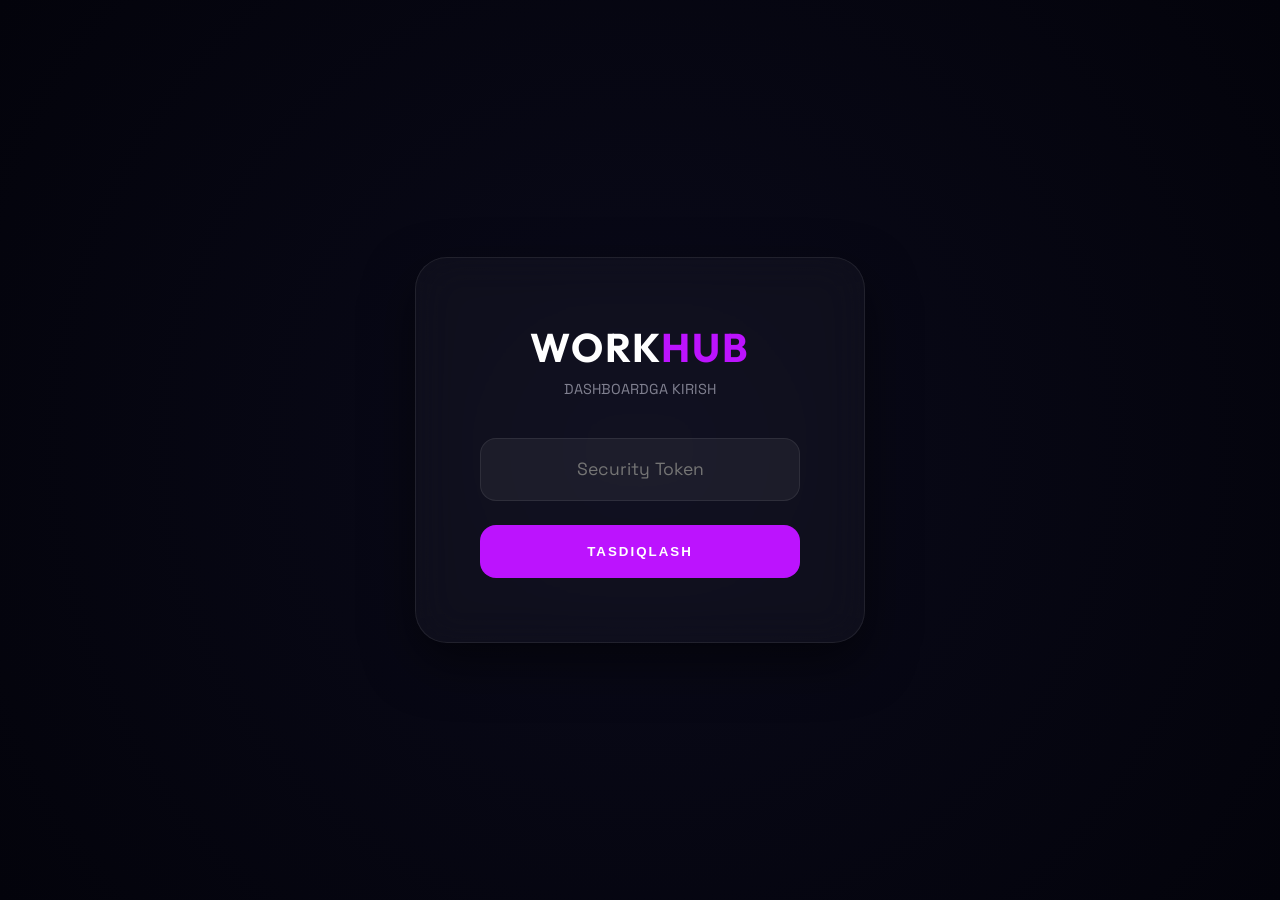
<file: workhub/admin.html>
<!DOCTYPE html>
<html lang="uz">
<head>
<meta charset="UTF-8">
<meta name="viewport" content="width=device-width, initial-scale=1.0">
<title>Work Hub | Executive Dashboard</title>
<link href="https://fonts.googleapis.com/css2?family=Outfit:wght@400;600;800&family=Space+Grotesk:wght@400;500;700&display=swap" rel="stylesheet">
<style>
:root {
    --bg: #03030b;
    --card: rgba(255, 255, 255, 0.03);
    --border: rgba(255, 255, 255, 0.08);
    --accent: #bc13fe;
    --accent-glow: rgba(188, 19, 254, 0.3);
    --accent2: #4e9ddd;
    --text: #ffffff;
    --muted: #808090;
    --success: #00ffaa;
}

* { margin: 0; padding: 0; box-sizing: border-box; }

body {
    background: var(--bg);
    color: var(--text);
    font-family: 'Space Grotesk', sans-serif;
    min-height: 100vh;
    transition: 0.3s;
    overflow-x: hidden;
}

/* Glassmorphism Background */
.bg-glow {
    position: fixed;
    width: 500px;
    height: 500px;
    background: radial-gradient(circle, var(--accent-glow) 0%, transparent 70%);
    filter: blur(100px);
    z-index: -1;
    top: -200px;
    right: -200px;
}

#login-screen {
    display: flex;
    align-items: center;
    justify-content: center;
    min-height: 100vh;
    background: radial-gradient(circle at center, #0a0a1a 0%, #03030b 100%);
}

.login-box {
    background: var(--card);
    border: 1px solid var(--border);
    border-radius: 32px;
    padding: 4rem;
    width: 90%;
    max-width: 450px;
    text-align: center;
    backdrop-filter: blur(20px);
    box-shadow: 0 20px 50px rgba(0,0,0,0.5);
}

.login-box h1 {
    font-family: 'Outfit', sans-serif;
    font-size: 2.5rem;
    margin-bottom: 0.5rem;
    letter-spacing: 2px;
}

.login-box h1 span { color: var(--accent); }

.login-box p {
    color: var(--muted);
    font-size: 0.9rem;
    margin-bottom: 2.5rem;
}

.login-box input {
    width: 100%;
    background: rgba(255, 255, 255, 0.05);
    border: 1px solid var(--border);
    border-radius: 16px;
    padding: 1.2rem;
    color: var(--text);
    margin-bottom: 1.5rem;
    outline: none;
    font-family: inherit;
    text-align: center;
    font-size: 1.1rem;
    transition: 0.3s;
}

.login-box input:focus {
    border-color: var(--accent);
    box-shadow: 0 0 20px var(--accent-glow);
}

.login-box button {
    width: 100%;
    background: var(--accent);
    color: #fff;
    border: none;
    border-radius: 16px;
    padding: 1.2rem;
    font-weight: 800;
    cursor: pointer;
    letter-spacing: 2px;
    transition: 0.3s;
}

.login-box button:hover {
    box-shadow: 0 0 30px var(--accent-glow);
    transform: translateY(-2px);
}

/* Dashboard UI */
#dashboard {
    display: none;
    animation: fadeIn 0.5s ease-out;
}

@keyframes fadeIn {
    from { opacity: 0; transform: translateY(10px); }
    to { opacity: 1; transform: translateY(0); }
}

.topbar {
    background: rgba(3, 3, 11, 0.8);
    backdrop-filter: blur(20px);
    border-bottom: 1px solid var(--border);
    padding: 1rem 5%;
    display: flex;
    align-items: center;
    justify-content: space-between;
    position: sticky;
    top: 0;
    z-index: 100;
}

.topbar-logo {
    font-family: 'Outfit', sans-serif;
    font-weight: 800;
    font-size: 1.5rem;
    letter-spacing: 1px;
}

.topbar-logo span { color: var(--accent); }

.controls { display: flex; gap: 1rem; align-items: center; }

.ctrl-btn {
    background: var(--card);
    border: 1px solid var(--border);
    color: var(--text);
    padding: 0.7rem;
    border-radius: 12px;
    cursor: pointer;
    transition: 0.3s;
}

.ctrl-btn:hover { border-color: var(--accent); color: var(--accent); }

.content { padding: 3rem 5%; max-width: 1400px; margin: 0 auto; }

.header-flex {
    display: flex;
    justify-content: space-between;
    align-items: center;
    margin-bottom: 3rem;
}

.page-title { font-family: 'Outfit', sans-serif; font-size: 2.5rem; }
.page-title span { color: var(--accent); }

.stats-grid {
    display: grid;
    grid-template-columns: repeat(auto-fit, minmax(280px, 1fr));
    gap: 2rem;
    margin-bottom: 4rem;
}

.stat-card {
    background: var(--card);
    border: 1px solid var(--border);
    border-radius: 24px;
    padding: 2rem;
    position: relative;
    overflow: hidden;
    transition: 0.3s;
}

.stat-card:hover { border-color: var(--accent); transform: translateY(-5px); }

.stat-card::before {
    content: '';
    position: absolute;
    top: 0; left: 0; width: 4px; height: 100%;
    background: var(--accent);
}

.stat-label {
    font-size: 0.75rem;
    color: var(--muted);
    text-transform: uppercase;
    letter-spacing: 2px;
    margin-bottom: 1rem;
}

.stat-value {
    font-size: 3rem;
    font-weight: 800;
    font-family: 'Outfit', sans-serif;
}

.table-container {
    background: var(--card);
    border: 1px solid var(--border);
    border-radius: 32px;
    overflow: hidden;
    backdrop-filter: blur(10px);
}

table { width: 100%; border-collapse: collapse; }

th {
    text-align: left;
    padding: 1.5rem 2rem;
    font-size: 0.75rem;
    color: var(--muted);
    text-transform: uppercase;
    letter-spacing: 1px;
    background: rgba(255,255,255,0.02);
}

td {
    padding: 1.5rem 2rem;
    border-top: 1px solid var(--border);
    font-size: 1rem;
}

.badge {
    background: rgba(188, 19, 254, 0.1);
    color: var(--accent);
    padding: 0.5rem 1.2rem;
    border-radius: 100px;
    font-size: 0.75rem;
    font-weight: 700;
    border: 1px solid rgba(188, 19, 254, 0.2);
}

.btn-delete {
    background: rgba(255, 77, 77, 0.1);
    color: #ff4d4d;
    border: 1px solid rgba(255, 77, 77, 0.2);
    padding: 0.6rem;
    border-radius: 10px;
    cursor: pointer;
    transition: 0.3s;
}

.btn-delete:hover { background: #ff4d4d; color: #fff; }

@media (max-width: 768px) {
    .header-flex { flex-direction: column; align-items: flex-start; gap: 1rem; }
    .page-title { font-size: 2rem; }
    .content { padding: 1.5rem; }
}

/* Lang Selector Styles */
.lang-selector {
    display: flex;
    gap: 0.5rem;
    background: rgba(255, 255, 255, 0.05);
    padding: 0.3rem;
    border-radius: 12px;
    border: 1px solid var(--border);
}
.lang-item {
    font-size: 0.7rem;
    font-weight: 700;
    padding: 0.4rem 0.8rem;
    border-radius: 8px;
    cursor: pointer;
    color: var(--muted);
    transition: 0.3s;
}
.lang-item.active {
    background: var(--accent);
    color: white;
}
</style>
</head>
<body>
    <!-- PAGE LOADER -->
    <div id="page-loader" style="position:fixed;inset:0;background:#03030b;z-index:9999;display:flex;align-items:center;justify-content:center;transition:0.5s;">
        <div style="width:50px;height:50px;border:3px solid rgba(188,19,254,0.1);border-top-color:var(--accent);border-radius:50%;animation:spin 1s linear infinite;box-shadow:0 0 15px var(--accent-glow);"></div>
    </div>
    <style>@keyframes spin { to { transform: rotate(360deg); } }</style>

<div class="bg-glow"></div>

<div id="login-screen">
    <div class="login-box">
        <h1>WORK<span>HUB</span></h1>
        <p id="txt-login-sub">DASHBOARD ACCESS</p>
        <input type="password" id="admin-pass" placeholder="Security Token" onkeypress="if(event.key==='Enter') verifyAdmin()">
        <button onclick="verifyAdmin()" id="btn-login">AUTHORIZE</button>
        <div id="login-error" style="color:#ff4d4d;font-size:0.8rem;margin-top:1.5rem;display:none">Access Denied!</div>
    </div>
</div>

<div id="dashboard">
    <div class="topbar">
        <div class="topbar-logo">WORK<span>HUB</span> <b style="opacity:0.3;font-size:0.7rem;margin-left:10px">SYSTEMS</b></div>
        <div class="controls">
            <div class="lang-selector">
                <span onclick="changeLang('uz')" class="lang-item active" id="lang-uz-admin">Uzbek</span>
                <span onclick="changeLang('ru')" class="lang-item" id="lang-ru-admin">Rus</span>
                <span onclick="changeLang('en')" class="lang-item" id="lang-en-admin">Ingliz</span>
            </div>
            <button class="ctrl-btn" onclick="window.location.href='index.html'" id="btn-back-main">🏠 Dashboard</button>
            <button class="ctrl-btn" onclick="location.reload()" title="Logout">Logout 🚪</button>
        </div>
    </div>

    <div class="content">
        <div class="header-flex">
            <h1 class="page-title" id="txt-dash-title">Command <span>Center</span></h1>
            <div style="color: var(--muted); font-size: 0.9rem" id="current-date"></div>
        </div>
        
        <div class="stats-grid">
            <div class="stat-card">
                <div class="stat-label" id="txt-total">Total Inquiries</div>
                <div class="stat-value" id="total-val" style="color:var(--accent)">0</div>
            </div>
            <div class="stat-card">
                <div class="stat-label" id="txt-today">New Today</div>
                <div class="stat-value" id="today-val" style="color:var(--success)">0</div>
            </div>
            <div class="stat-card">
                <div class="stat-label">System Status</div>
                <div class="stat-value" style="font-size: 1.5rem; color: var(--success)">● OPERATIONAL</div>
            </div>
        </div>

        <div class="table-container">
            <table>
                <thead>
                    <tr>
                        <th id="th-name">Client Name</th>
                        <th id="th-phone">Contact</th>
                        <th id="th-service">Service Request</th>
                        <th id="th-date">Timestamp</th>
                        <th style="text-align:right">Action</th>
                    </tr>
                </thead>
                <tbody id="orders-list"></tbody>
            </table>
        </div>
    </div>
</div>

<script>
const DB_NAME = 'workhub_orders';
let currentLang = 'uz';

const TRANSLATIONS = {
    uz: {
        login_sub: 'DASHBOARDGA KIRISH',
        login_btn: 'TASDIQLASH',
        dash_title: 'Boshqaruv <span>Markazi</span>',
        total: 'JAMI BUYURTMALAR',
        today: 'YANGI (BUGUN)',
        name: 'MIJOZ ISMI',
        phone: 'ALOQA',
        service: 'XIZMAT TURI',
        date: 'SANA VA VAQT',
        empty: "Hozircha ma'lumotlar yo'q",
        back: '🏠 Dashboard\'ga qaytish'
    },
    ru: {
        login_sub: 'ДОСТУП К ПАНЕЛИ',
        login_btn: 'АВТОРИЗОВАТЬ',
        dash_title: 'Командный <span>Центр</span>',
        total: 'ВСЕГО ЗАЯВОК',
        today: 'НОВЫЕ СЕГОДНЯ',
        name: 'ИМЯ КЛИЕНТА',
        phone: 'КОНТАКТ',
        service: 'УСЛУГА',
        date: 'ДАТА И ВРЕМЯ',
        empty: 'Данных пока нет',
        back: '🏠 Вернуться на главную'
    },
    en: {
        login_sub: 'DASHBOARD ACCESS',
        login_btn: 'AUTHORIZE',
        dash_title: 'Command <span>Center</span>',
        total: 'TOTAL INQUIRIES',
        today: 'NEW TODAY',
        name: 'CLIENT NAME',
        phone: 'CONTACT',
        service: 'SERVICE REQUEST',
        date: 'TIMESTAMP',
        empty: 'No data available yet',
        back: '🏠 Back to Dashboard'
    }
};

window.addEventListener('load', () => {
    const loader = document.getElementById('page-loader');
    if (loader) {
        loader.style.opacity = '0';
        setTimeout(() => loader.style.display = 'none', 500);
    }
});

document.getElementById('current-date').textContent = new Date().toLocaleDateString('en-GB', { weekday: 'long', year: 'numeric', month: 'long', day: 'numeric' });

function changeLang(lang) {
    currentLang = lang;
    const t = TRANSLATIONS[lang];
    
    // Update active state in UI
    document.querySelectorAll('.lang-item').forEach(el => el.classList.remove('active'));
    const activeEl = document.getElementById(`lang-${lang}-admin`);
    if(activeEl) activeEl.classList.add('active');

    document.getElementById('txt-login-sub').textContent = t.login_sub;
    document.getElementById('btn-login').textContent = t.login_btn;
    document.getElementById('txt-dash-title').innerHTML = t.dash_title;
    document.getElementById('txt-total').textContent = t.total;
    document.getElementById('txt-today').textContent = t.today;
    document.getElementById('th-name').textContent = t.name;
    document.getElementById('th-phone').textContent = t.phone;
    document.getElementById('th-service').textContent = t.service;
    document.getElementById('th-date').textContent = t.date;
    const backBtn = document.getElementById('btn-back-main');
    if(backBtn) backBtn.textContent = t.back;
    renderData();
}

function verifyAdmin() {
    if(document.getElementById('admin-pass').value === '7777') {
        document.getElementById('login-screen').style.display = 'none';
        document.getElementById('dashboard').style.display = 'block';
        renderData();
    } else {
        document.getElementById('login-error').style.display = 'block';
        setTimeout(() => document.getElementById('login-error').style.display = 'none', 2000);
    }
}

function renderData() {
    const raw = localStorage.getItem(DB_NAME);
    const orders = raw ? JSON.parse(raw) : [];
    document.getElementById('total-val').textContent = orders.length;
    const today = new Date().toLocaleDateString();
    document.getElementById('today-val').textContent = orders.filter(o => new Date(o.date).toLocaleDateString() === today).length;

    const list = document.getElementById('orders-list');
    if(orders.length === 0) {
        list.innerHTML = `<tr><td colspan="5" style="text-align:center;padding:5rem;color:var(--muted)">${TRANSLATIONS[currentLang].empty}</td></tr>`;
        return;
    }

    const smap = {site:'Sayt', bot:'Bot', app:'Ilova', game:'O\'yin', ai:'AI', creative:'Kreativ', dev:'Development', intel:'Smart AI', network:'Nexus'};

    list.innerHTML = orders.reverse().map(o => `
        <tr>
            <td style="font-weight:700">${o.name}</td>
            <td style="color:var(--accent2)">${o.phone}</td>
            <td><span class="badge">${smap[o.service] || o.service}</span></td>
            <td style="color:var(--muted);font-size:0.85rem">${new Date(o.date).toLocaleString()}</td>
            <td style="text-align:right">
                <button class="btn-delete" onclick="removeItem(${o.id})">🗑 Delete</button>
            </td>
        </tr>
    `).join('');
}

function removeItem(id) {
    if(!confirm('O\'chirilsinmi?')) return;
    let orders = JSON.parse(localStorage.getItem(DB_NAME) || '[]');
    orders = orders.filter(o => o.id !== id);
    localStorage.setItem(DB_NAME, JSON.stringify(orders));
    renderData();
}

// Default to UZ translations
changeLang('uz');
</script>
</body>
</html>
</file>
<file: Alchemistic-Labs/style.css>
:root {
    --bg: #050505;
    --card-bg: rgba(255, 255, 255, 0.03);
    --accent: #bc13fe; /* Neon Purple */
    --accent-glow: rgba(188, 19, 254, 0.4);
    --text: #ffffff;
    --text-dim: #a0a0a0;
    --font-h: 'Outfit', sans-serif;
    --font-m: 'Space Grotesk', sans-serif;
}

* {
    margin: 0;
    padding: 0;
    box-sizing: border-box;
}

body {
    background-color: var(--bg);
    color: var(--text);
    font-family: var(--font-m);
    overflow-x: hidden;
    line-height: 1.6;
}

/* Background Effects */
.stars-overlay {
    position: fixed;
    top: 0;
    left: 0;
    width: 100%;
    height: 100%;
    background-image: radial-gradient(white 1px, transparent 0);
    background-size: 50px 50px;
    opacity: 0.05;
    z-index: -1;
}

.glow-sphere {
    position: fixed;
    top: -10%;
    right: -10%;
    width: 600px;
    height: 600px;
    background: radial-gradient(circle, var(--accent-glow) 0%, transparent 70%);
    z-index: -1;
    filter: blur(80px);
}

/* Header */
header {
    padding: 2rem 5%;
    position: fixed;
    width: 100%;
    top: 0;
    z-index: 1000;
    background: rgba(5, 5, 5, 0.8);
    backdrop-filter: blur(10px);
}

nav {
    display: flex;
    justify-content: space-between;
    align-items: center;
    max-width: 1400px;
    margin: 0 auto;
}

.logo {
    font-family: var(--font-h);
    font-weight: 800;
    font-size: 1.5rem;
    letter-spacing: 2px;
}

.logo span {
    color: var(--accent);
    margin-left: 2px;
}

.nav-links {
    display: flex;
    list-style: none;
    gap: 3rem;
}

.nav-links a {
    text-decoration: none;
    color: var(--text-dim);
    font-size: 0.8rem;
    font-weight: 600;
    letter-spacing: 2px;
    transition: 0.3s;
}

.nav-links a:hover {
    color: var(--accent);
    text-shadow: 0 0 10px var(--accent-glow);
}

/* Hero */
.hero {
    height: 100vh;
    display: flex;
    flex-direction: column;
    justify-content: center;
    align-items: center;
    text-align: center;
    padding: 0 5%;
}

.glitch {
    font-family: var(--font-h);
    font-size: clamp(2.5rem, 8vw, 6rem);
    font-weight: 800;
    text-transform: uppercase;
    line-height: 1;
    position: relative;
}

.hero-subtitle {
    font-size: 1.2rem;
    color: var(--text-dim);
    margin-top: 2rem;
    max-width: 600px;
}

.scroll-indicator {
    position: absolute;
    bottom: 3rem;
    display: flex;
    flex-direction: column;
    align-items: center;
    gap: 1rem;
}

.scroll-indicator span {
    font-size: 0.6rem;
    letter-spacing: 3px;
    color: var(--text-dim);
}

.mouse {
    width: 25px;
    height: 40px;
    border: 2px solid var(--text-dim);
    border-radius: 20px;
}

/* Services */
.services-section {
    padding: 10rem 5%;
    max-width: 1400px;
    margin: 0 auto;
}

.section-header {
    margin-bottom: 5rem;
}

.tag {
    color: var(--accent);
    font-weight: 700;
    font-size: 0.8rem;
    letter-spacing: 5px;
    display: block;
    margin-bottom: 1rem;
}

.section-header h2 {
    font-family: var(--font-h);
    font-size: 3rem;
    font-weight: 800;
}

.services-grid {
    display: flex;
    flex-direction: column;
    gap: 6rem;
}

.service-category h3 {
    font-family: var(--font-h);
    font-size: 1.5rem;
    color: var(--text-dim);
    margin-bottom: 2rem;
    border-left: 3px solid var(--accent);
    padding-left: 1rem;
}

.service-items {
    display: grid;
    grid-template-columns: repeat(auto-fill, minmax(300px, 1fr));
    gap: 2rem;
}

.s-card {
    background: var(--card-bg);
    border: 1px solid rgba(255, 255, 255, 0.05);
    padding: 2.5rem;
    border-radius: 24px;
    transition: 0.4s cubic-bezier(0.175, 0.885, 0.32, 1.275);
    cursor: pointer;
    backdrop-filter: blur(5px);
}

.s-card:hover {
    transform: translateY(-10px);
    border-color: var(--accent);
    box-shadow: 0 10px 40px rgba(188, 19, 254, 0.1);
    background: rgba(188, 19, 254, 0.05);
}

.s-card .icon {
    font-size: 2rem;
    margin-bottom: 1.5rem;
}

.s-card h4 {
    font-family: var(--font-h);
    font-size: 1.2rem;
    margin-bottom: 0.5rem;
}

.s-card p {
    font-size: 0.9rem;
    color: var(--text-dim);
}

/* Contact */
.contact-section {
    padding: 10rem 5%;
    background: linear-gradient(to bottom, transparent, #080808);
}

.contact-container {
    max-width: 1000px;
    margin: 0 auto;
    display: grid;
    grid-template-columns: 1fr 1fr;
    gap: 4rem;
    align-items: center;
}

.contact-info h2 {
    font-family: var(--font-h);
    font-size: 3rem;
    margin-bottom: 1.5rem;
}

form {
    display: flex;
    flex-direction: column;
    gap: 2rem;
}

.input-group label {
    font-size: 0.7rem;
    font-weight: 700;
    letter-spacing: 2px;
    color: var(--accent);
    margin-bottom: 0.5rem;
    display: block;
}

input, select {
    width: 100%;
    background: transparent;
    border: none;
    border-bottom: 1px solid rgba(255, 255, 255, 0.2);
    padding: 1rem 0;
    color: white;
    font-family: var(--font-m);
    transition: 0.3s;
}

input:focus, select:focus {
    outline: none;
    border-bottom-color: var(--accent);
}

button {
    background: var(--accent);
    color: white;
    border: none;
    padding: 1.2rem;
    border-radius: 50px;
    font-weight: 800;
    font-family: var(--font-h);
    letter-spacing: 2px;
    cursor: pointer;
    transition: 0.3s;
    display: flex;
    align-items: center;
    justify-content: center;
    gap: 1rem;
}

button:hover {
    box-shadow: 0 0 30px var(--accent-glow);
    transform: scale(1.02);
}

footer {
    padding: 4rem 5%;
    text-align: center;
    border-top: 1px solid rgba(255, 255, 255, 0.05);
    color: #444;
    font-size: 0.7rem;
    letter-spacing: 2px;
}

@media (max-width: 992px) {
    .contact-container {
        grid-template-columns: 1fr;
    }
}
</file>
<file: Work-Hub/style.css>
:root {
    --bg: #050505;
    --card-bg: rgba(255, 255, 255, 0.03);
    --accent: #bc13fe; /* Neon Purple */
    --accent-glow: rgba(188, 19, 254, 0.4);
    --text: #ffffff;
    --text-dim: #a0a0a0;
    --font-h: 'Outfit', sans-serif;
    --font-m: 'Space Grotesk', sans-serif;
}

* {
    margin: 0;
    padding: 0;
    box-sizing: border-box;
}

body {
    background-color: var(--bg);
    color: var(--text);
    font-family: var(--font-m);
    overflow-x: hidden;
    line-height: 1.6;
}

/* Background Effects */
.stars-overlay {
    position: fixed;
    top: 0;
    left: 0;
    width: 100%;
    height: 100%;
    background-image: radial-gradient(white 1px, transparent 0);
    background-size: 50px 50px;
    opacity: 0.05;
    z-index: -1;
}

.glow-sphere {
    position: fixed;
    top: -10%;
    right: -10%;
    width: 600px;
    height: 600px;
    background: radial-gradient(circle, var(--accent-glow) 0%, transparent 70%);
    z-index: -1;
    filter: blur(80px);
}

/* Header */
header {
    padding: 2rem 5%;
    position: fixed;
    width: 100%;
    top: 0;
    z-index: 1000;
    background: rgba(5, 5, 5, 0.8);
    backdrop-filter: blur(10px);
}

nav {
    display: flex;
    justify-content: space-between;
    align-items: center;
    max-width: 1400px;
    margin: 0 auto;
}

.logo {
    font-family: var(--font-h);
    font-weight: 800;
    font-size: 1.5rem;
    letter-spacing: 2px;
}

.logo span {
    color: var(--accent);
    margin-left: 2px;
}

.nav-links {
    display: flex;
    list-style: none;
    gap: 3rem;
}

.nav-links a {
    text-decoration: none;
    color: var(--text-dim);
    font-size: 0.8rem;
    font-weight: 600;
    letter-spacing: 2px;
    transition: 0.3s;
}

.nav-links a:hover {
    color: var(--accent);
    text-shadow: 0 0 10px var(--accent-glow);
}

/* Hero */
.hero {
    height: 100vh;
    display: flex;
    flex-direction: column;
    justify-content: center;
    align-items: center;
    text-align: center;
    padding: 0 5%;
}

.glitch {
    font-family: var(--font-h);
    font-size: clamp(2.5rem, 8vw, 6rem);
    font-weight: 800;
    text-transform: uppercase;
    line-height: 1;
    position: relative;
}

.hero-subtitle {
    font-size: 1.2rem;
    color: var(--text-dim);
    margin-top: 2rem;
    max-width: 600px;
}

.scroll-indicator {
    position: absolute;
    bottom: 3rem;
    display: flex;
    flex-direction: column;
    align-items: center;
    gap: 1rem;
}

.scroll-indicator span {
    font-size: 0.6rem;
    letter-spacing: 3px;
    color: var(--text-dim);
}

.mouse {
    width: 25px;
    height: 40px;
    border: 2px solid var(--text-dim);
    border-radius: 20px;
}

/* Services */
.services-section {
    padding: 10rem 5%;
    max-width: 1400px;
    margin: 0 auto;
}

.section-header {
    margin-bottom: 5rem;
}

.tag {
    color: var(--accent);
    font-weight: 700;
    font-size: 0.8rem;
    letter-spacing: 5px;
    display: block;
    margin-bottom: 1rem;
}

.section-header h2 {
    font-family: var(--font-h);
    font-size: 3rem;
    font-weight: 800;
}

.services-grid {
    display: flex;
    flex-direction: column;
    gap: 6rem;
}

.service-category h3 {
    font-family: var(--font-h);
    font-size: 1.5rem;
    color: var(--text-dim);
    margin-bottom: 2rem;
    border-left: 3px solid var(--accent);
    padding-left: 1rem;
}

.service-items {
    display: grid;
    grid-template-columns: repeat(auto-fill, minmax(300px, 1fr));
    gap: 2rem;
}

.s-card {
    background: var(--card-bg);
    border: 1px solid rgba(255, 255, 255, 0.05);
    padding: 2.5rem;
    border-radius: 24px;
    transition: 0.4s cubic-bezier(0.175, 0.885, 0.32, 1.275);
    cursor: pointer;
    backdrop-filter: blur(5px);
}

.s-card:hover {
    transform: translateY(-10px);
    border-color: var(--accent);
    box-shadow: 0 10px 40px rgba(188, 19, 254, 0.1);
    background: rgba(188, 19, 254, 0.05);
}

.s-card .icon {
    font-size: 2rem;
    margin-bottom: 1.5rem;
}

.s-card h4 {
    font-family: var(--font-h);
    font-size: 1.2rem;
    margin-bottom: 0.5rem;
}

.s-card p {
    font-size: 0.9rem;
    color: var(--text-dim);
}

/* Contact */
.contact-section {
    padding: 10rem 5%;
    background: linear-gradient(to bottom, transparent, #080808);
}

.contact-container {
    max-width: 1000px;
    margin: 0 auto;
    display: grid;
    grid-template-columns: 1fr 1fr;
    gap: 4rem;
    align-items: center;
}

.contact-info h2 {
    font-family: var(--font-h);
    font-size: 3rem;
    margin-bottom: 1.5rem;
}

form {
    display: flex;
    flex-direction: column;
    gap: 2rem;
}

.input-group label {
    font-size: 0.7rem;
    font-weight: 700;
    letter-spacing: 2px;
    color: var(--accent);
    margin-bottom: 0.5rem;
    display: block;
}

input, select, textarea {
    width: 100%;
    background: transparent;
    border: none;
    border-bottom: 1px solid rgba(255, 255, 255, 0.2);
    padding: 1rem 0;
    color: white;
    font-family: var(--font-m);
    transition: 0.3s;
    resize: none;
}

textarea {
    height: 80px;
}

input:focus, select:focus {
    outline: none;
    border-bottom-color: var(--accent);
}

button {
    background: var(--accent);
    color: white;
    border: none;
    padding: 1.2rem;
    border-radius: 50px;
    font-weight: 800;
    font-family: var(--font-h);
    letter-spacing: 2px;
    cursor: pointer;
    transition: 0.3s;
    display: flex;
    align-items: center;
    justify-content: center;
    gap: 1rem;
}

button:hover {
    box-shadow: 0 0 30px var(--accent-glow);
    transform: scale(1.02);
}

footer {
    padding: 4rem 5%;
    text-align: center;
    border-top: 1px solid rgba(255, 255, 255, 0.05);
    color: #444;
    font-size: 0.7rem;
    letter-spacing: 2px;
}

@media (max-width: 992px) {
    .contact-container {
        grid-template-columns: 1fr;
    }
}
</file>
<file: workhub/style.css>
:root {
    --bg: #050505;
    --sidebar-bg: #0a0a0a;
    --card-bg: rgba(255, 255, 255, 0.03);
    --accent: #bc13fe;
    --accent-light: rgba(188, 19, 254, 0.1);
    --text: #ffffff;
    --text-dim: #a0a0a0;
    --border: rgba(255, 255, 255, 0.05);
    --success: #00b36e;
    --danger: #ff4d4d;
    --font-h: 'Outfit', sans-serif;
    --font-m: 'Space Grotesk', sans-serif;
}

body.light-mode {
    --bg: #f4f6f8;
    --sidebar-bg: #ffffff;
    --card-bg: #ffffff;
    --text: #1a1a1a;
    --text-dim: #606060;
    --border: rgba(0, 0, 0, 0.1);
    --accent-light: rgba(188, 19, 254, 0.15);
}

body.light-mode .dashboard-top {
    background: rgba(255, 255, 255, 0.9);
}
body.light-mode .search-bar input {
    background: #f0f0f0;
    color: #1a1a1a;
}
body.light-mode .form-input {
    background: #f0f0f0;
    color: #1a1a1a;
}
body.light-mode .logo-box {
    color: white;
}
body.light-mode .sidebar-logo h2 {
    color: #1a1a1a;
}
body.light-mode .welcome-msg h2, body.light-mode .stat-body h3, body.light-mode .panel-top h3, body.light-mode .item-details h4 {
    color: #1a1a1a;
}

* {
    margin: 0;
    padding: 0;
    box-sizing: border-box;
}

body {
    background-color: var(--bg);
    color: var(--text);
    font-family: var(--font-m);
    overflow: hidden; 
    display: flex;
    height: 100vh;
}

/* Sidebar Navigation */
.dashboard-sidebar {
    width: 280px;
    background: var(--sidebar-bg);
    border-right: 1px solid var(--border);
    display: flex;
    flex-direction: column;
    padding: 2rem;
    z-index: 1000;
    transition: 0.4s cubic-bezier(0.4, 0, 0.2, 1);
}

.dashboard-sidebar.collapsed {
    margin-left: -280px;
    opacity: 0;
    pointer-events: none;
}

.sidebar-logo {
    font-family: var(--font-h);
    font-weight: 800;
    font-size: 1.5rem;
    margin-bottom: 3rem;
    display: flex;
    align-items: center;
    gap: 12px;
}

.logo-box {
    width: 42px;
    height: 42px;
    background: var(--accent);
    border-radius: 12px;
    display: flex;
    align-items: center;
    justify-content: center;
    color: white;
    font-size: 1.3rem;
    box-shadow: 0 0 20px rgba(188, 19, 254, 0.4);
}

.sidebar-logo h2 { font-size: 1.2rem; font-weight: 800; color: white; }
.sidebar-logo span { color: var(--accent); }

.sidebar-nav {
    display: flex;
    flex-direction: column;
    gap: 0.5rem;
    flex: 1;
}

.sidebar-nav a {
    text-decoration: none;
    color: var(--text-dim);
    padding: 1rem 1.5rem;
    border-radius: 12px;
    font-weight: 600;
    display: flex;
    align-items: center;
    gap: 1rem;
    transition: 0.3s;
}

.sidebar-nav a.active, .sidebar-nav a:hover {
    background: var(--accent-light);
    color: var(--accent);
    text-shadow: 0 0 10px rgba(188, 19, 254, 0.5);
}

.sidebar-footer {
    display: flex;
    flex-direction: column;
    gap: 1rem;
    padding-top: 2rem;
    border-top: 1px solid var(--border);
}

.new-action-btn {
    background: var(--accent);
    color: #fff;
    border: none;
    padding: 1rem;
    border-radius: 12px;
    font-weight: 700;
    cursor: pointer;
    display: flex;
    align-items: center;
    justify-content: center;
    gap: 0.5rem;
    transition: 0.3s;
    box-shadow: 0 0 15px rgba(188, 19, 254, 0.3);
}

.new-action-btn:hover {
    box-shadow: 0 0 25px rgba(188, 19, 254, 0.5);
    transform: translateY(-2px);
}

.logout-btn {
    background: transparent;
    color: var(--text-dim);
    border: none;
    padding: 0.8rem;
    cursor: pointer;
    display: flex;
    align-items: center;
    gap: 0.8rem;
    font-weight: 600;
}

/* Main Content Area */
.dashboard-main {
    flex: 1;
    display: flex;
    flex-direction: column;
    overflow: hidden;
    background: radial-gradient(circle at 10% 10%, rgba(188, 19, 254, 0.05) 0%, transparent 40%);
}

.dashboard-top {
    padding: 1.5rem 3rem;
    background: rgba(10, 10, 10, 0.8);
    backdrop-filter: blur(10px);
    border-bottom: 1px solid var(--border);
    display: flex;
    justify-content: space-between;
    align-items: center;
}

.search-bar { position: relative; }
.search-bar input {
    background: rgba(255, 255, 255, 0.05);
    border: 1px solid var(--border);
    padding: 0.8rem 1.5rem 0.8rem 3.5rem;
    border-radius: 100px;
    width: 400px;
    color: var(--text);
    font-family: inherit;
    font-size: 0.9rem;
}
.search-bar::before {
    content: '🔍';
    position: absolute;
    left: 1.5rem;
    top: 50%;
    transform: translateY(-50%);
    font-size: 1rem;
    opacity: 0.4;
}

.top-controls {
    display: flex;
    align-items: center;
    gap: 1.5rem;
}

.lang-selector {
    display: flex;
    gap: 0.8rem;
    background: rgba(255, 255, 255, 0.05);
    padding: 0.4rem;
    border-radius: 100px;
    border: 1px solid var(--border);
}
.lang-item {
    font-size: 0.75rem;
    font-weight: 800;
    padding: 0.4rem 0.8rem;
    border-radius: 100px;
    cursor: pointer;
    color: var(--text-dim);
    transition: 0.3s;
}
.lang-item.active {
    background: var(--accent);
    color: white;
    box-shadow: 0 0 10px var(--accent-light);
}
.lang-item:hover:not(.active) {
    color: white;
    background: rgba(255, 255, 255, 0.1);
}

.ctrl-icon {
    font-size: 1.2rem;
    cursor: pointer;
    color: var(--text-dim);
}

.user-profile {
    display: flex;
    align-items: center;
    gap: 1rem;
    padding-left: 1.5rem;
    border-left: 1px solid var(--border);
}

.user-info { text-align: right; }
.user-info span { display: block; font-weight: 700; font-size: 0.9rem; color: white; }
.user-info small { color: var(--text-dim); font-size: 0.75rem; }

.user-avatar {
    width: 45px;
    height: 45px;
    background: var(--accent-light);
    border-radius: 50%;
    display: flex;
    align-items: center;
    justify-content: center;
    font-size: 1.5rem;
    color: var(--accent);
}

/* Dashboard Content Wrapper */
.content-wrapper {
    padding: 2.5rem 3.5rem;
    overflow-y: auto;
    flex: 1;
}

.welcome-msg { margin-bottom: 3rem; }
.welcome-msg h2 { font-family: var(--font-h); font-size: 2.2rem; font-weight: 800; color: white; }
.welcome-msg p { color: var(--text-dim); margin-top: 0.5rem; font-size: 1rem; }

/* Stats Grid */
.stats-grid {
    display: grid;
    grid-template-columns: repeat(4, 1fr);
    gap: 2rem;
    margin-bottom: 3rem;
}
@media (max-width: 1400px) {
    .stats-grid { grid-template-columns: repeat(2, 1fr); }
}
@media (max-width: 600px) {
    .stats-grid { grid-template-columns: 1fr; }
}

.stat-card {
    background: var(--card-bg);
    padding: 2.5rem;
    border-radius: 24px;
    border: 1px solid var(--border);
    display: flex;
    flex-direction: column;
    gap: 1.5rem;
    transition: 0.3s;
    backdrop-filter: blur(5px);
}

.stat-card:hover { transform: translateY(-5px); border-color: var(--accent); box-shadow: 0 0 20px rgba(188, 19, 254, 0.1); }

.stat-header {
    display: flex;
    justify-content: space-between;
    align-items: flex-start;
}

.stat-icon {
    width: 48px;
    height: 48px;
    background: var(--accent-light);
    border-radius: 12px;
    display: flex;
    align-items: center;
    justify-content: center;
    font-size: 1.4rem;
    color: var(--accent);
}

.stat-trend {
    padding: 0.4rem 0.8rem;
    border-radius: 100px;
    font-size: 0.75rem;
    font-weight: 700;
}
.trend-up { background: rgba(0, 179, 110, 0.1); color: #00b36e; }
.trend-success { background: rgba(0, 179, 110, 0.15); color: #00b36e; border: 1px solid rgba(0, 179, 110, 0.3); }
.trend-blue { background: var(--accent-light); color: var(--accent); }

.stat-body small {
    color: var(--text-dim);
    font-size: 0.75rem;
    text-transform: uppercase;
    letter-spacing: 1px;
    font-weight: 700;
}

.stat-body h3 {
    font-size: 2.2rem;
    margin-top: 0.6rem;
    font-family: var(--font-h);
    font-weight: 800;
    color: white;
}

.prog-track { width: 100%; height: 8px; background: rgba(255, 255, 255, 0.05); border-radius: 10px; overflow: hidden; }
.prog-fill { height: 100%; background: var(--accent); border-radius: 10px; box-shadow: 0 0 10px var(--accent); }

/* Layout Grid */
.layout-grid {
    display: grid;
    grid-template-columns: 1.6fr 1fr;
    gap: 2.5rem;
    margin-bottom: 3rem;
}

.panel {
    background: var(--card-bg);
    padding: 2.5rem;
    border-radius: 32px;
    border: 1px solid var(--border);
}

.panel-top h3 { font-family: var(--font-h); font-size: 1.3rem; font-weight: 800; color: white; }

.panel-actions { display: flex; gap: 0.6rem; background: rgba(255, 255, 255, 0.05); padding: 0.4rem; border-radius: 12px; }
.panel-actions button {
    background: none;
    border: none;
    padding: 0.5rem 1.2rem;
    border-radius: 8px;
    font-size: 0.8rem;
    cursor: pointer;
    font-weight: 700;
    color: var(--text-dim);
}
.panel-actions button.active {
    background: var(--accent);
    color: #fff;
    box-shadow: 0 0 15px var(--accent);
}

.chart-visual {
    display: flex;
    justify-content: space-around;
    align-items: flex-end;
    height: 180px;
    padding-top: 2rem;
}
.bar-item {
    display: flex;
    flex-direction: column;
    align-items: center;
    gap: 0.8rem;
    flex: 1;
}
.bar-item span {
    font-size: 0.72rem;
    color: var(--text-dim);
    font-weight: 700;
    text-transform: uppercase;
}

.bar-box {
    width: 32px;
    background: linear-gradient(to top, var(--accent), #ff7aff);
    border-radius: 10px 10px 0 0;
    box-shadow: 0 0 15px rgba(188, 19, 254, 0.3);
    transition: height 1s cubic-bezier(0.4, 0, 0.2, 1);
}

/* Activity Table Styles */
.activity-stack {
    display: flex;
    flex-direction: column;
    gap: 0.8rem;
    margin-top: 1.5rem;
}
.item-row {
    display: flex;
    align-items: center;
    gap: 1rem;
    padding: 1rem;
    background: rgba(255, 255, 255, 0.02);
    border: 1px solid var(--border);
    border-radius: 16px;
    transition: 0.3s;
}
.item-row:hover { border-color: var(--accent); transform: scale(1.02); background: rgba(188, 19, 254, 0.05); }

.item-icon {
    width: 42px;
    height: 42px;
    background: rgba(255, 255, 255, 0.05);
    border-radius: 12px;
    display: flex;
    align-items: center;
    justify-content: center;
    font-size: 1.2rem;
    color: var(--accent);
}

.item-details { flex: 1; }
.item-details h4 { font-size: 0.9rem; color: white; margin-bottom: 2px; }
.item-details p { font-size: 0.7rem; color: var(--text-dim); }

.item-meta { text-align: right; }
.item-val { display: block; font-weight: 800; font-size: 0.85rem; color: var(--danger); margin-bottom: 4px; }
.item-val.plus { color: var(--success); }

.st-success { background: rgba(0, 179, 110, 0.1); color: #00b36e; }
.st-pending { background: rgba(255, 159, 67, 0.1); color: #ff9f43; }

/* Page Loader */
#page-loader {
    position: fixed;
    inset: 0;
    background: #050505;
    z-index: 9999;
    display: flex;
    align-items: center;
    justify-content: center;
    transition: 0.5s;
}
.loader-spinner {
    width: 50px;
    height: 50px;
    border: 3px solid rgba(188, 19, 254, 0.1);
    border-top-color: var(--accent);
    border-radius: 50%;
    animation: spin 1s linear infinite;
    box-shadow: 0 0 15px var(--accent-glow);
}
@keyframes spin { to { transform: rotate(360deg); } }

/* Scroll Reveal */
.view-section {
    animation: slideUp 0.6s cubic-bezier(0.2, 0.8, 0.2, 1);
}
@keyframes slideUp {
    from { opacity: 0; transform: translateY(30px); }
    to { opacity: 1; transform: translateY(0); }
}

/* Glassmorphism Fixes */
.panel, .stat-card, .kanban-col {
    backdrop-filter: blur(15px);
    -webkit-backdrop-filter: blur(15px);
}

#lab-contact-form label {
    display: block;
    margin-bottom: 0.5rem;
    letter-spacing: 1px;
}

.form-input {
    width: 100%;
    padding: 1rem 1.2rem;
    border-radius: 12px;
    background: rgba(255, 255, 255, 0.05);
    border: 1px solid var(--border);
    color: white;
    font-family: inherit;
    font-size: 1rem;
    outline: none;
    transition: 0.3s;
}
.form-input:focus { 
    border-color: var(--accent); 
    background: rgba(188, 19, 254, 0.05);
    box-shadow: 0 0 15px rgba(188, 19, 254, 0.2); 
}

/* Live Chat Styles */
.chat-btn {
    position: fixed;
    bottom: 30px;
    right: 30px;
    width: 60px;
    height: 60px;
    background: var(--accent);
    color: white;
    border-radius: 50%;
    display: flex;
    align-items: center;
    justify-content: center;
    font-size: 1.8rem;
    cursor: pointer;
    box-shadow: 0 0 20px rgba(188, 19, 254, 0.5);
    z-index: 2000;
    transition: 0.3s;
}
.chat-btn:hover { transform: scale(1.1); }

.chat-widget {
    position: fixed;
    bottom: 100px;
    right: 30px;
    width: 320px;
    background: var(--card-bg);
    border: 1px solid var(--border);
    border-radius: 20px;
    overflow: hidden;
    display: none;
    flex-direction: column;
    z-index: 2000;
    backdrop-filter: blur(10px);
    box-shadow: 0 10px 30px rgba(0,0,0,0.5);
}

.chat-header {
    background: var(--accent);
    color: white;
    padding: 1rem;
    font-weight: 700;
    cursor: pointer;
    display: flex;
    justify-content: space-between;
}

.chat-body {
    height: 300px;
    padding: 1rem;
    overflow-y: auto;
    display: flex;
    flex-direction: column;
    gap: 10px;
}

.chat-msg {
    max-width: 80%;
    padding: 0.8rem;
    border-radius: 12px;
    font-size: 0.9rem;
}
.chat-msg.bot {
    background: rgba(255,255,255,0.1);
    color: var(--text);
    align-self: flex-start;
    border-bottom-left-radius: 2px;
}
.chat-msg.user {
    background: var(--accent);
    color: white;
    align-self: flex-end;
    border-bottom-right-radius: 2px;
}

.chat-footer {
    display: flex;
    padding: 0.8rem;
    border-top: 1px solid var(--border);
    background: rgba(0,0,0,0.2);
}
.chat-footer input {
    flex: 1;
    background: transparent;
    border: none;
    outline: none;
    color: var(--text);
    padding: 0.5rem;
}
.chat-footer button {
    background: var(--accent);
    border: none;
    color: white;
    padding: 0.5rem 1rem;
    border-radius: 8px;
    cursor: pointer;
}
body.light-mode .chat-msg.bot { background: #e0e0e0; }
body.light-mode .chat-footer { background: #f0f0f0; }
body.light-mode .chat-widget { box-shadow: 0 10px 30px rgba(0,0,0,0.1); }

/* ===== NOTIFICATION BADGE ===== */
.notif-badge {
    background: var(--accent);
    color: white;
    font-size: 0.65rem;
    font-weight: 800;
    padding: 2px 7px;
    border-radius: 100px;
    margin-left: auto;
    box-shadow: 0 0 10px rgba(188,19,254,0.5);
    animation: pulse-badge 2s infinite;
}
@keyframes pulse-badge {
    0%, 100% { box-shadow: 0 0 10px rgba(188,19,254,0.5); }
    50% { box-shadow: 0 0 20px rgba(188,19,254,0.9); }
}

/* ===== KANBAN BOARD ===== */
.kanban-board {
    display: grid;
    grid-template-columns: repeat(3, 1fr);
    gap: 2rem;
    align-items: start;
}
.kanban-col {
    background: var(--card-bg);
    border: 1px solid var(--border);
    border-radius: 20px;
    padding: 1.5rem;
    min-height: 400px;
    transition: 0.3s;
}
.kanban-col.drag-over {
    border-color: var(--accent);
    background: rgba(188,19,254,0.05);
    box-shadow: 0 0 20px rgba(188,19,254,0.15);
}
.kanban-col-header {
    display: flex;
    align-items: center;
    gap: 0.7rem;
    font-weight: 700;
    font-size: 1rem;
    margin-bottom: 1.5rem;
    color: white;
}
.k-count {
    background: var(--accent-light);
    color: var(--accent);
    font-size: 0.75rem;
    padding: 2px 10px;
    border-radius: 100px;
    margin-left: auto;
    font-weight: 800;
}
.kanban-cards {
    display: flex;
    flex-direction: column;
    gap: 1rem;
}
.kanban-card {
    background: rgba(255,255,255,0.04);
    border: 1px solid var(--border);
    border-radius: 14px;
    padding: 1.2rem;
    cursor: grab;
    transition: 0.3s;
    user-select: none;
}
.kanban-card:hover {
    border-color: var(--accent);
    transform: translateY(-3px);
    box-shadow: 0 5px 20px rgba(188,19,254,0.15);
}
.kanban-card:active { cursor: grabbing; }
.kanban-card h4 { font-size: 0.95rem; color: white; margin-bottom: 0.5rem; }
.kanban-card p { font-size: 0.8rem; color: var(--text-dim); }
.kanban-card .card-tags { display: flex; gap: 0.5rem; margin-top: 0.8rem; flex-wrap: wrap; }
.kanban-tag {
    font-size: 0.7rem;
    font-weight: 700;
    padding: 2px 10px;
    border-radius: 100px;
}
.tag-design { background: rgba(188,19,254,0.15); color: #bc13fe; }
.tag-web { background: rgba(0,179,110,0.15); color: #00b36e; }
.tag-bot { background: rgba(255,159,67,0.15); color: #ff9f43; }
.tag-urgent { background: rgba(255,77,77,0.15); color: #ff4d4d; }

/* Task Modal */
.task-modal-overlay {
    position: fixed; inset: 0;
    background: rgba(0,0,0,0.7);
    backdrop-filter: blur(5px);
    z-index: 3000;
    display: flex;
    align-items: center;
    justify-content: center;
    opacity: 0;
    pointer-events: none;
    transition: 0.3s;
}
.task-modal-overlay.open { opacity: 1; pointer-events: all; }
.task-modal {
    background: #0f0f0f;
    border: 1px solid var(--border);
    border-radius: 24px;
    padding: 2.5rem;
    width: 480px;
    transform: scale(0.9);
    transition: 0.3s;
}
.task-modal-overlay.open .task-modal { transform: scale(1); }
.task-modal h3 { font-family: var(--font-h); font-size: 1.4rem; margin-bottom: 2rem; color: white; }
.task-modal-btns { display: flex; gap: 1rem; margin-top: 1.5rem; }
.modal-cancel-btn {
    flex: 1; padding: 0.9rem; border-radius: 12px;
    background: rgba(255,255,255,0.05);
    border: 1px solid var(--border);
    color: var(--text-dim); cursor: pointer; font-weight: 700;
}

/* ===== ANALYTICS CHART ===== */
.analytics-chart {
    display: flex;
    align-items: flex-end;
    gap: 1rem;
    height: 200px;
    padding-top: 1rem;
}
.a-bar-wrap {
    display: flex;
    flex-direction: column;
    align-items: center;
    gap: 0.5rem;
    flex: 1;
}
.a-bar-wrap span { font-size: 0.72rem; color: var(--text-dim); }
.a-bar {
    width: 100%;
    background: rgba(188,19,254,0.3);
    border-radius: 8px 8px 0 0;
    transition: height 1s ease, background 0.3s;
    cursor: pointer;
}
.a-bar:hover { background: var(--accent); }
.a-bar-active {
    background: linear-gradient(to top, #bc13fe, #ff7aff);
    box-shadow: 0 0 15px rgba(188,19,254,0.5);
}

/* Service Stats */
.service-stats { display: flex; flex-direction: column; gap: 1.3rem; }
.s-stat-row { display: flex; align-items: center; gap: 1rem; }
.s-stat-row span { font-size: 0.85rem; width: 130px; flex-shrink: 0; color: var(--text-dim); }
.s-stat-row b { font-size: 0.85rem; color: var(--accent); width: 35px; text-align: right; }
.s-stat-bar {
    flex: 1; height: 8px;
    background: rgba(255,255,255,0.05);
    border-radius: 10px; overflow: hidden;
}
.s-stat-bar div {
    height: 100%;
    background: linear-gradient(to right, var(--accent), #ff7aff);
    border-radius: 10px;
    box-shadow: 0 0 8px rgba(188,19,254,0.3);
}

/* ===== CALENDAR ===== */
.cal-header {
    display: flex;
    align-items: center;
    justify-content: space-between;
    margin-bottom: 1.5rem;
}
.cal-header h3 { font-family: var(--font-h); font-size: 1.2rem; color: white; }
.cal-nav-btn {
    background: rgba(255,255,255,0.05);
    border: 1px solid var(--border);
    color: white;
    width: 36px; height: 36px;
    border-radius: 10px;
    font-size: 1.2rem;
    cursor: pointer;
    display: flex; align-items: center; justify-content: center;
    transition: 0.3s;
}

/* ===== FILE MANAGER ===== */
.file-manager-grid {
    display: grid;
    grid-template-columns: repeat(auto-fill, minmax(220px, 1fr));
    gap: 1.5rem;
}
.file-card {
    background: var(--card-bg);
    border: 1px solid var(--border);
    border-radius: 20px;
    padding: 1.5rem;
    display: flex;
    flex-direction: column;
    gap: 1rem;
    transition: 0.3s;
    position: relative;
}
.file-card:hover {
    border-color: var(--accent);
    transform: translateY(-5px);
    box-shadow: 0 10px 20px rgba(188,19,254,0.1);
}
.file-icon {
    font-size: 2.5rem;
    background: var(--accent-light);
    width: 60px;
    height: 60px;
    display: flex;
    align-items: center;
    justify-content: center;
    border-radius: 15px;
    color: var(--accent);
}
.file-info h4 { font-size: 0.95rem; color: white; margin-bottom: 4px; }
.file-info small { color: var(--text-dim); font-size: 0.75rem; }
.file-action {
    position: absolute; top: 1rem; right: 1rem;
    background: none; border: none; color: var(--text-dim);
    cursor: pointer; font-size: 1.2rem;
}
.upload-card {
    border: 2px dashed var(--border);
    background: transparent;
    justify-content: center;
    align-items: center;
    cursor: pointer;
}
.upload-card .file-icon { background: rgba(255,255,255,0.05); color: var(--text-dim); }

/* ===== SETTINGS SWITCH ===== */
.settings-row {
    display: flex;
    justify-content: space-between;
    align-items: center;
    padding: 1.5rem 0;
    border-bottom: 1px solid var(--border);
}
.settings-row:last-child { border-bottom: none; }
.settings-info h4 { color: white; margin-bottom: 5px; }
.settings-info p { color: var(--text-dim); font-size: 0.85rem; }

.switch {
  position: relative;
  display: inline-block;
  width: 50px;
  height: 26px;
}
.switch input { opacity: 0; width: 0; height: 0; }
.slider {
  position: absolute; cursor: pointer;
  top: 0; left: 0; right: 0; bottom: 0;
  background-color: rgba(255,255,255,0.1);
  transition: .4s; border-radius: 34px;
}
.slider:before {
  position: absolute; content: "";
  height: 18px; width: 18px; left: 4px; bottom: 4px;
  background-color: white; transition: .4s; border-radius: 50%;
}
input:checked + .slider { background-color: var(--accent); }
input:checked + .slider:before { transform: translateX(24px); }

/* ===== QUICK ACTIONS ===== */
.quick-actions-container {
    position: fixed; bottom: 30px; left: 30px;
    z-index: 2000;
}
.qa-main-btn {
    width: 60px; height: 60px;
    background: var(--accent);
    color: white; border: none; border-radius: 50%;
    font-size: 1.5rem; cursor: pointer;
    box-shadow: 0 0 20px rgba(188,19,254,0.5);
    transition: 0.3s;
}
.qa-main-btn:hover { transform: scale(1.1) rotate(15deg); }
.qa-menu {
    position: absolute; bottom: 80px; left: 0;
    background: var(--sidebar-bg);
    border: 1px solid var(--border);
    border-radius: 15px; padding: 0.5rem;
    display: none; flex-direction: column; gap: 5px;
    width: 180px; backdrop-filter: blur(10px);
    box-shadow: 0 5px 25px rgba(0,0,0,0.5);
    animation: slideUpQA 0.3s ease;
}
.qa-menu.open { display: flex; }
.qa-menu button {
    background: none; border: none; color: var(--text-dim);
    padding: 0.8rem 1rem; text-align: left; cursor: pointer;
    border-radius: 10px; font-weight: 600; font-size: 0.85rem;
    transition: 0.3s;
}
.qa-menu button:hover { background: var(--accent-light); color: var(--accent); }
@keyframes slideUpQA { from { opacity: 0; transform: translateY(10px); } to { opacity: 1; transform: translateY(0); } }

/* Responsive Adjustments */
@media (max-width: 850px) {
    .quick-actions-container { bottom: 100px; }
}
.cal-nav-btn:hover { background: var(--accent-light); border-color: var(--accent); }
.cal-grid {
    display: grid;
    grid-template-columns: repeat(7, 1fr);
    gap: 0.4rem;
}
.cal-day-name {
    text-align: center;
    font-size: 0.72rem;
    font-weight: 700;
    color: var(--text-dim);
    padding: 0.5rem 0;
    text-transform: uppercase;
}
.cal-day {
    aspect-ratio: 1;
    display: flex;
    align-items: center;
    justify-content: center;
    border-radius: 10px;
    font-size: 0.85rem;
    cursor: pointer;
    transition: 0.2s;
    color: var(--text-dim);
}
.cal-day:hover { background: var(--accent-light); color: var(--accent); }
.cal-day.today {
    background: var(--accent);
    color: white;
    font-weight: 800;
    box-shadow: 0 0 15px rgba(188,19,254,0.5);
}
.cal-day.has-event { position: relative; color: white; }
.cal-day.has-event::after {
    content: '';
    position: absolute;
    bottom: 3px;
    width: 5px; height: 5px;
    background: var(--accent);
    border-radius: 50%;
}
.cal-day.empty { cursor: default; }
.cal-day.empty:hover { background: transparent; }

/* Events List */
.event-list { display: flex; flex-direction: column; gap: 1rem; }
.event-item {
    display: flex;
    align-items: center;
    gap: 1rem;
    padding: 1rem;
    background: rgba(255,255,255,0.03);
    border: 1px solid var(--border);
    border-radius: 14px;
    transition: 0.3s;
}
.event-item:hover { border-color: var(--accent); transform: translateX(5px); }
.event-dot {
    width: 12px; height: 12px;
    border-radius: 50%;
    flex-shrink: 0;
}
.event-item h4 { font-size: 0.9rem; color: white; margin-bottom: 3px; }
.event-item p { font-size: 0.78rem; color: var(--text-dim); }

/* ===== NOTIFICATIONS ===== */
.notif-filters {
    display: flex;
    gap: 0.7rem;
    margin-bottom: 2rem;
    flex-wrap: wrap;
}
.notif-filter-btn {
    background: rgba(255,255,255,0.05);
    border: 1px solid var(--border);
    color: var(--text-dim);
    padding: 0.6rem 1.4rem;
    border-radius: 100px;
    font-size: 0.85rem;
    font-weight: 700;
    cursor: pointer;
    transition: 0.3s;
}
.notif-filter-btn.active, .notif-filter-btn:hover {
    background: var(--accent-light);
    border-color: var(--accent);
    color: var(--accent);
}
.notif-list { display: flex; flex-direction: column; gap: 1rem; }
.notif-item {
    display: flex;
    align-items: flex-start;
    gap: 1.5rem;
    padding: 1.5rem;
    background: var(--card-bg);
    border: 1px solid var(--border);
    border-radius: 18px;
    transition: 0.3s;
    position: relative;
}
.notif-item.unread { border-color: rgba(188,19,254,0.3); }
.notif-item.unread::before {
    content: '';
    position: absolute;
    left: 0; top: 50%;
    transform: translateY(-50%);
    width: 4px; height: 40px;
    background: var(--accent);
    border-radius: 0 4px 4px 0;
}
.notif-item:hover { transform: translateX(5px); border-color: var(--accent); }
.notif-icon {
    width: 48px; height: 48px;
    border-radius: 14px;
    display: flex; align-items: center; justify-content: center;
    font-size: 1.4rem;
    flex-shrink: 0;
}
.notif-icon.order { background: rgba(188,19,254,0.15); }
.notif-icon.payment { background: rgba(0,179,110,0.15); }
.notif-icon.system { background: rgba(255,159,67,0.15); }
.notif-icon.alert { background: rgba(255,77,77,0.15); }
.notif-content { flex: 1; }
.notif-content h4 { font-size: 0.95rem; color: white; margin-bottom: 5px; }
.notif-content p { font-size: 0.82rem; color: var(--text-dim); }
.notif-time { font-size: 0.75rem; color: var(--text-dim); margin-top: 5px; }
.notif-dismiss {
    background: rgba(255,255,255,0.05);
    border: 1px solid var(--border);
    color: var(--text-dim);
    width: 30px; height: 30px;
    border-radius: 8px;
    cursor: pointer;
    display: flex; align-items: center; justify-content: center;
    font-size: 0.8rem;
    transition: 0.3s;
    flex-shrink: 0;
}
.notif-dismiss:hover { background: rgba(255,77,77,0.2); color: #ff4d4d; border-color: #ff4d4d; }

/* Light mode adjustments */
body.light-mode .kanban-card { background: #f8f8f8; }
body.light-mode .kanban-col { background: #f0f0f0; }
body.light-mode .a-bar { background: rgba(188,19,254,0.2); }
body.light-mode .notif-item { background: #ffffff; }
body.light-mode .cal-day { color: #606060; }
body.light-mode .cal-day:hover { color: var(--accent); }

/* ===== RESPONSIVE STYLES ===== */
.menu-toggle {
    display: none;
    background: none;
    border: none;
    color: white;
    font-size: 1.8rem;
    cursor: pointer;
    margin-right: 1.5rem;
}
body.light-mode .menu-toggle { color: #1a1a1a; }

@media (max-width: 1100px) {
    .stats-grid { grid-template-columns: repeat(2, 1fr); }
    .layout-grid { grid-template-columns: 1fr; }
}

@media (max-width: 850px) {
    body { flex-direction: column; overflow-y: auto !important; height: auto !important; }
    
    .dashboard-sidebar {
        position: fixed;
        left: -300px;
        top: 0;
        bottom: 0;
        width: 280px;
        transition: 0.4s cubic-bezier(0.4, 0, 0.2, 1);
        box-shadow: 20px 0 50px rgba(0,0,0,0.5);
        z-index: 2000;
    }
    
    .dashboard-sidebar.active { left: 0; }
    
    .dashboard-main { min-height: 100vh; width: 100%; }
    
    .dashboard-top { padding: 1rem 1.5rem; position: sticky; top: 0; z-index: 900; }
    
    .menu-toggle { display: block; }
    
    .search-bar input { width: 100%; max-width: 200px; padding-left: 3rem; }
    
    .user-info { display: none; }
    
    .content-wrapper { padding: 1.5rem; }
    
    .stats-grid { grid-template-columns: 1fr; gap: 1.2rem; }
    
    .stat-card { padding: 1.5rem; }
    
    .panel { padding: 1.5rem; }
    
    .kanban-board { grid-template-columns: 1fr; gap: 1.5rem; }
    
    .welcome-msg h2 { font-size: 1.6rem; }
    
    .top-controls { gap: 1rem; }
}

@media (max-width: 480px) {
    .search-bar { display: none; }
    .task-modal { width: 95%; padding: 1.5rem; }
    .chat-widget { width: calc(100% - 40px); right: 20px; }
}
</file>
<file: style.css>
:root {
    --bg: #050a05;
    --sidebar-bg: #0a110a;
    --card-bg: rgba(255, 255, 255, 0.03);
    --primary: #00b36e;
    --primary-light: rgba(0, 179, 110, 0.1);
    --accent: #f1c40f;
    --text: #ffffff;
    --text-dim: #a0a8a0;
    --border: rgba(255, 255, 255, 0.05);
    --shadow: 0 20px 40px rgba(0, 0, 0, 0.4);
    --font-main: 'Inter', sans-serif;
}

* {
    margin: 0;
    padding: 0;
    box-sizing: border-box;
}

body {
    background-color: var(--bg);
    color: var(--text);
    font-family: var(--font-main);
    overflow: hidden;
    height: 100vh;
    display: flex;
    flex-direction: column;
}

/* Header */
.main-header {
    background: rgba(10, 17, 10, 0.8);
    backdrop-filter: blur(15px);
    border-bottom: 1px solid var(--border);
    padding: 1rem 2.5rem;
    display: flex;
    justify-content: space-between;
    align-items: center;
    z-index: 1000;
}

.logo {
    display: flex;
    align-items: center;
    gap: 15px;
}

.logo i {
    font-size: 1.8rem;
    color: var(--primary);
    filter: drop-shadow(0 0 10px var(--primary-light));
}

.logo h1 {
    font-size: 1.6rem;
    font-weight: 800;
    letter-spacing: -1px;
    background: linear-gradient(to right, #fff, var(--primary));
    -webkit-background-clip: text;
    -webkit-text-fill-color: transparent;
}

.header-info span {
    color: var(--text-dim);
    font-size: 0.9rem;
    font-weight: 500;
}

/* Dashboard Layout */
.dashboard-container {
    display: grid;
    grid-template-columns: 320px 1fr 380px;
    gap: 25px;
    padding: 25px;
    flex: 1;
    overflow: hidden;
}

/* Panels */
aside, section {
    background: var(--card-bg);
    border: 1px solid var(--border);
    border-radius: 24px;
    backdrop-filter: blur(10px);
    display: flex;
    flex-direction: column;
    overflow: hidden;
}

.panel-header, h3 {
    padding: 1.5rem 2rem;
    border-bottom: 1px solid var(--border);
    font-size: 1.1rem;
    font-weight: 700;
    color: var(--primary);
    display: flex;
    align-items: center;
    gap: 12px;
    background: rgba(255,255,255,0.02);
}

/* Left Panel - Region List */
.left-panel .list-container {
    flex: 1;
    overflow-y: auto;
    padding: 1rem 0;
}

.section-title {
    padding: 0.8rem 2rem;
    font-size: 0.75rem;
    text-transform: uppercase;
    letter-spacing: 1.5px;
    font-weight: 800;
    color: var(--text-dim);
    opacity: 0.6;
}

.region-list { list-style: none; }

.region-item {
    padding: 1rem 2rem;
    cursor: pointer;
    display: flex;
    align-items: center;
    gap: 15px;
    transition: 0.3s;
    border-left: 4px solid transparent;
}

.region-item:hover {
    background: var(--primary-light);
    color: var(--primary);
}

.region-item.active {
    background: rgba(0, 179, 110, 0.08);
    border-left-color: var(--primary);
    color: var(--primary);
    font-weight: 700;
}

.region-item i { font-size: 1.1rem; opacity: 0.8; }

.neighborhood-list {
    background: rgba(0,0,0,0.2);
}

.neighborhood-item {
    padding: 0.8rem 2.5rem 0.8rem 4rem;
    font-size: 0.9rem;
    cursor: pointer;
    transition: 0.2s;
    color: var(--text-dim);
}

.neighborhood-item:hover { color: white; background: rgba(255,255,255,0.05); }

.neighborhood-item.active {
    color: var(--primary);
    font-weight: 600;
    background: rgba(0, 179, 110, 0.05);
}

/* Center Panel */
.center-panel { background: transparent; border: none; backdrop-filter: none; }

.kpi-grid {
    display: grid;
    grid-template-columns: repeat(2, 1fr);
    gap: 20px;
    margin-bottom: 25px;
}

.kpi-card {
    background: var(--card-bg);
    border: 1px solid var(--border);
    padding: 2rem;
    border-radius: 24px;
    display: flex;
    align-items: center;
    gap: 20px;
    transition: 0.4s cubic-bezier(0.2, 0.8, 0.2, 1);
}

.kpi-card:hover {
    transform: translateY(-8px);
    border-color: var(--primary);
    box-shadow: 0 15px 30px rgba(0, 179, 110, 0.1);
}

.kpi-icon {
    width: 60px;
    height: 60px;
    background: var(--primary-light);
    color: var(--primary);
    border-radius: 18px;
    display: flex;
    align-items: center;
    justify-content: center;
    font-size: 1.6rem;
    box-shadow: inset 0 0 10px rgba(0, 179, 110, 0.2);
}

.kpi-label {
    display: block;
    font-size: 0.85rem;
    color: var(--text-dim);
    margin-bottom: 5px;
    font-weight: 600;
}

.kpi-value {
    font-size: 1.8rem;
    font-weight: 800;
    color: white;
}

.kpi-unit { font-size: 0.8rem; color: var(--text-dim); margin-left: 5px; }

.charts-grid {
    display: grid;
    grid-template-columns: repeat(2, 1fr);
    gap: 25px;
    flex: 1;
}

.chart-container {
    background: var(--card-bg);
    border: 1px solid var(--border);
    padding: 2rem;
    border-radius: 24px;
    display: flex;
    flex-direction: column;
}

.chart-container h3 { border: none; padding: 0; margin-bottom: 1.5rem; font-size: 1.1rem; }

/* Right Panel */
.right-panel .panel-section {
    padding: 2rem;
    border-bottom: 1px solid var(--border);
}

.passport-info { gap: 15px; }

.info-row {
    display: flex;
    justify-content: space-between;
    font-size: 0.9rem;
    padding: 10px;
    background: rgba(255,255,255,0.02);
    border-radius: 10px;
}

.info-row span { color: var(--text-dim); font-weight: 500; }
.info-row strong { color: white; }

.projects-list {
    margin-top: 1.5rem;
    overflow-y: auto;
    flex: 1;
}

.project-card {
    padding: 1.2rem;
    background: rgba(255,255,255,0.02);
    border-radius: 16px;
    border: 1px solid var(--border);
    margin-bottom: 1rem;
    transition: 0.3s;
}

.project-card:hover {
    border-color: var(--accent);
    background: rgba(241, 196, 15, 0.05);
}

.project-card h4 { font-size: 0.95rem; margin-bottom: 8px; color: white; }

.project-card .funds {
    font-weight: 800;
    color: var(--accent);
    font-size: 0.9rem;
    display: block;
    margin-bottom: 5px;
}

.project-card .desc { font-size: 0.8rem; color: var(--text-dim); line-height: 1.4; }

.total-funds-summary {
    margin-top: auto;
    padding: 1.5rem;
    background: linear-gradient(135deg, var(--primary), #2ecc71);
    color: #050a05;
    border-radius: 18px;
    display: flex;
    justify-content: space-between;
    align-items: center;
    box-shadow: 0 10px 20px rgba(0, 179, 110, 0.3);
}

.total-funds-summary span { font-weight: 700; font-size: 0.9rem; }
.total-funds-summary strong { font-size: 1.4rem; font-weight: 900; }

/* Scrollbars */
::-webkit-scrollbar { width: 6px; }
::-webkit-scrollbar-track { background: transparent; }
::-webkit-scrollbar-thumb { background: rgba(255,255,255,0.1); border-radius: 10px; }
::-webkit-scrollbar-thumb:hover { background: var(--primary); }

/* Animations */
@keyframes fadeIn {
    from { opacity: 0; transform: translateY(20px); }
    to { opacity: 1; transform: translateY(0); }
}

.kpi-card, .chart-container, .project-card, .region-item {
    animation: fadeIn 0.6s cubic-bezier(0.2, 0.8, 0.2, 1) both;
}

/* Custom chart overrides */
canvas { filter: drop-shadow(0 0 5px rgba(0,0,0,0.2)); }
</file>
<file: resume.css>
:root {
    --primary-blue: #1a4373;
    --text-dark: #1a1a1a;
    --text-muted: #4a4a4a;
    --border-light: #e0e0e0;
    --bg-gray: #f5f5f5;
}

* {
    margin: 0;
    padding: 0;
    box-sizing: border-box;
}

body {
    font-family: 'Inter', sans-serif;
    background-color: var(--bg-gray);
    color: var(--text-dark);
    line-height: 1.5;
    -webkit-font-smoothing: antialiased;
}

.resume-wrapper {
    padding: 40px 20px;
}

.resume-container {
    max-width: 850px;
    margin: 0 auto;
    background: #fff;
    padding: 60px 70px;
    box-shadow: 0 4px 20px rgba(0, 0, 0, 0.08);
    min-height: 1100px; /* A4-ish height */
}

/* Header */
.resume-header {
    display: flex;
    justify-content: space-between;
    align-items: flex-start;
    margin-bottom: 40px;
}

.name {
    font-size: 32px;
    font-weight: 700;
    color: #000;
    margin-bottom: 2px;
    line-height: 1;
}

.last-name {
    font-weight: 700;
}

.title {
    font-size: 18px;
    font-weight: 500;
    color: var(--text-muted);
}

.header-right {
    text-align: right;
    font-size: 16px;
    line-height: 1.4;
}

.header-right p {
    margin-bottom: 4px;
    display: flex;
    align-items: center;
    justify-content: flex-end;
    gap: 8px;
}

.header-right i {
    color: var(--primary-blue);
    font-size: 14px;
    width: 16px;
    text-align: center;
}

.contact-info a {
    color: var(--primary-blue);
    text-decoration: none;
}

/* Sections */
.resume-section {
    margin-bottom: 30px;
}

.section-title {
    font-size: 22px;
    font-weight: 700;
    color: var(--primary-blue);
    margin-bottom: 14px;
}

/* Education */
.institution {
    font-size: 18px;
    font-weight: 600;
    margin-bottom: 2px;
}

.focus-area {
    font-size: 16px;
    font-style: italic;
    color: var(--text-muted);
}

/* Summary */
.summary-text {
    font-size: 16.5px;
    color: var(--text-muted);
    text-align: justify;
    margin-bottom: 12px;
    line-height: 1.6;
}

/* Skills */
.skills-list {
    list-style: none;
}

.skills-list li {
    font-size: 16.5px;
    margin-bottom: 8px;
    padding-left: 0;
    line-height: 1.5;
}

.skills-list li strong {
    font-weight: 600;
}

/* Experience */
.experience-item {
    margin-bottom: 20px;
}

.exp-header {
    display: flex;
    justify-content: space-between;
    align-items: flex-start;
    margin-bottom: 10px;
}

.role-company {
    display: flex;
    flex-direction: column;
}

.role {
    font-size: 17px;
    font-weight: 700;
    color: #000;
}

.company {
    font-size: 15.5px;
    font-weight: 500;
    color: var(--primary-blue);
    margin-top: 2px;
}

.period {
    font-size: 14.5px;
    color: var(--text-muted);
    font-weight: 500;
    text-align: right;
}

.exp-details {
    list-style: none;
    padding-left: 15px;
}

.exp-details li {
    font-size: 15.5px;
    margin-bottom: 7px;
    position: relative;
}

.exp-details li::before {
    content: "•";
    position: absolute;
    left: -15px;
    color: var(--primary-blue);
}

/* Actions */
.actions {
    max-width: 850px;
    margin: 30px auto;
    display: flex;
    justify-content: center;
    gap: 15px;
}

.print-btn, .back-btn {
    padding: 12px 24px;
    border-radius: 6px;
    font-weight: 600;
    cursor: pointer;
    text-decoration: none;
    display: inline-flex;
    align-items: center;
    gap: 8px;
    transition: all 0.2s;
}

.print-btn {
    background: var(--primary-blue);
    color: white;
    border: none;
}

.back-btn {
    background: white;
    color: var(--text-dark);
    border: 1px solid var(--border-light);
}

.print-btn:hover {
    background: #123052;
}

.back-btn:hover {
    background: #f9f9f9;
}

/* Print */
@media print {
    body {
        background: #fff;
        -webkit-print-color-adjust: exact;
        print-color-adjust: exact;
    }
    .resume-wrapper {
        padding: 0;
    }
    .resume-container {
        box-shadow: none;
        padding: 0;
        margin: 0;
        width: 100%;
        max-width: 100%;
        min-height: auto;
    }
    .resume-header {
        display: flex !important;
        flex-direction: row !important;
        justify-content: space-between !important;
        align-items: flex-start !important;
    }
    .header-right {
        text-align: right !important;
    }
    .header-right p {
        justify-content: flex-end !important;
    }
    .resume-section {
        page-break-inside: avoid;
        break-inside: avoid;
        margin-bottom: 25px;
    }
    .experience-item, .education-item {
        page-break-inside: avoid;
        break-inside: avoid;
    }
    .no-print {
        display: none !important;
    }
}

/* Responsive */
@media (max-width: 768px) {
    .resume-container {
        padding: 40px 30px;
    }
    .resume-header {
        flex-direction: column;
        gap: 20px;
    }
    .header-right {
        text-align: left;
    }
}
</file>
